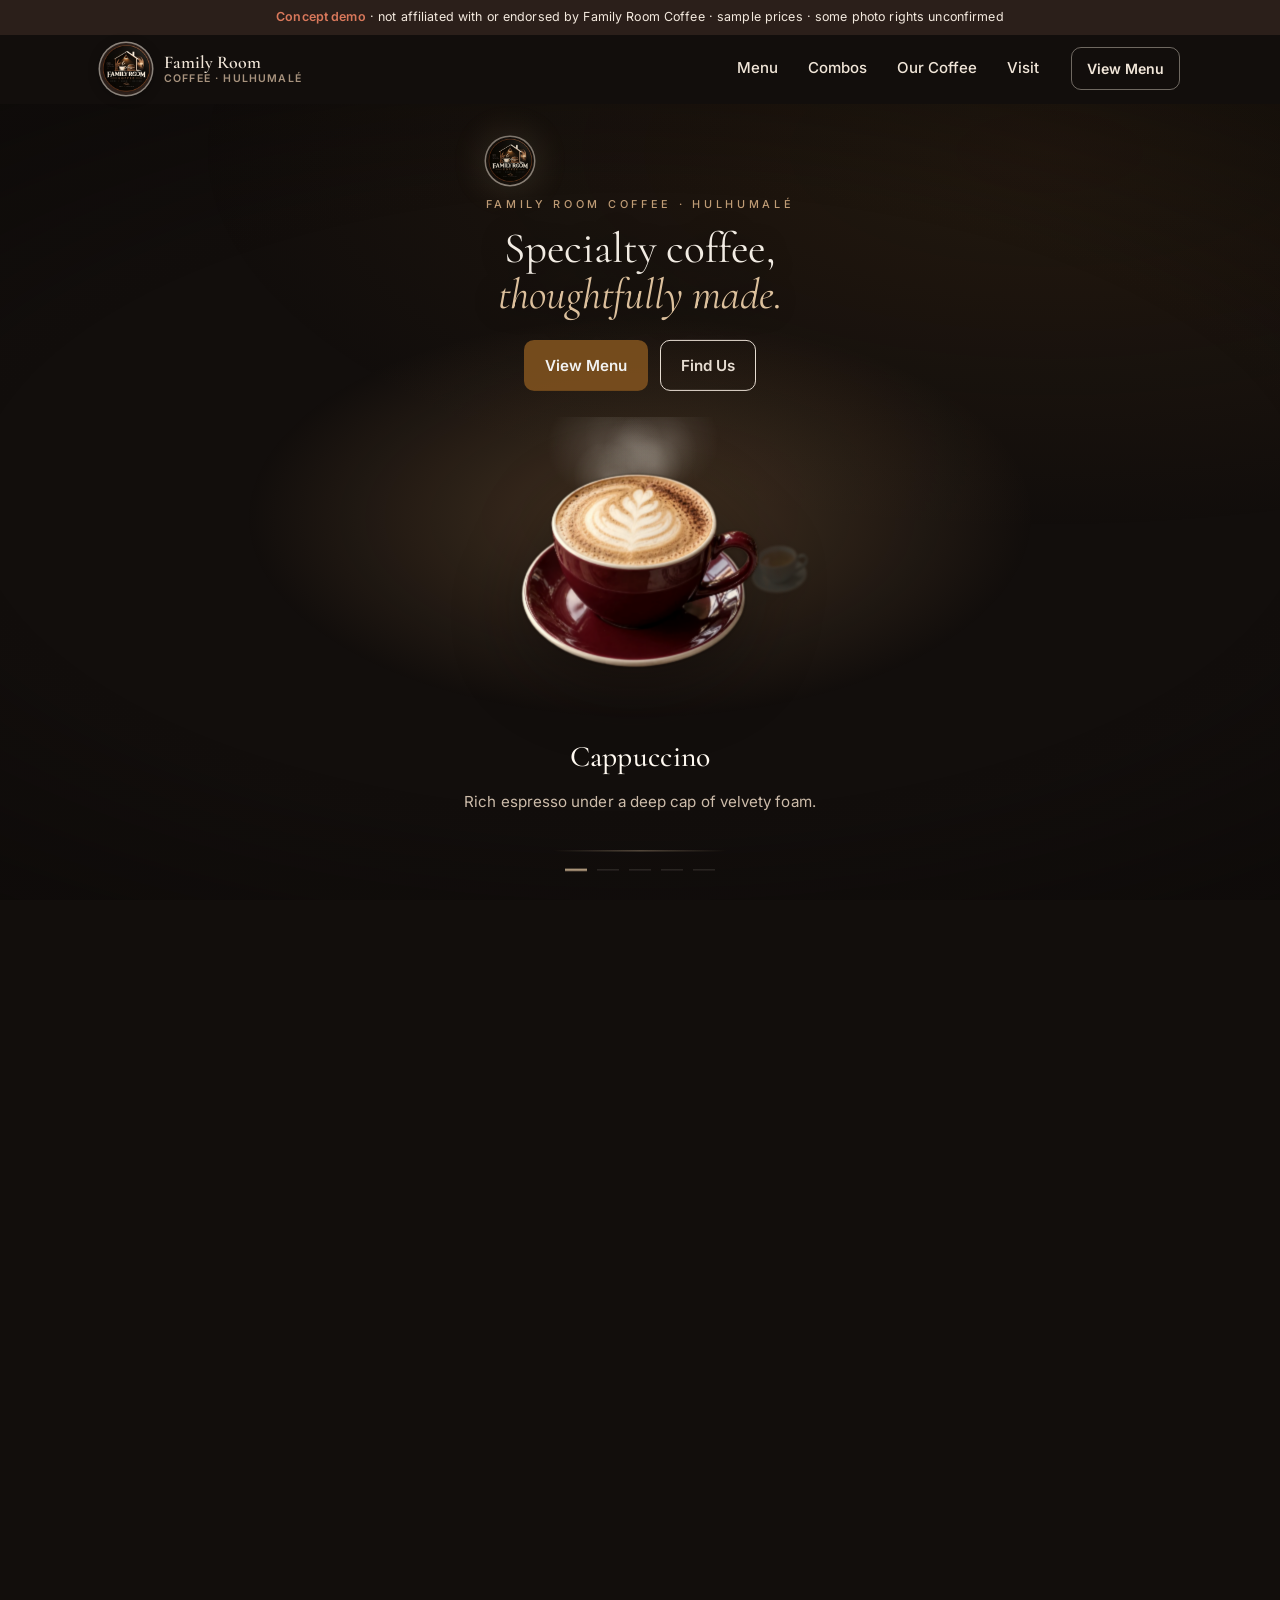
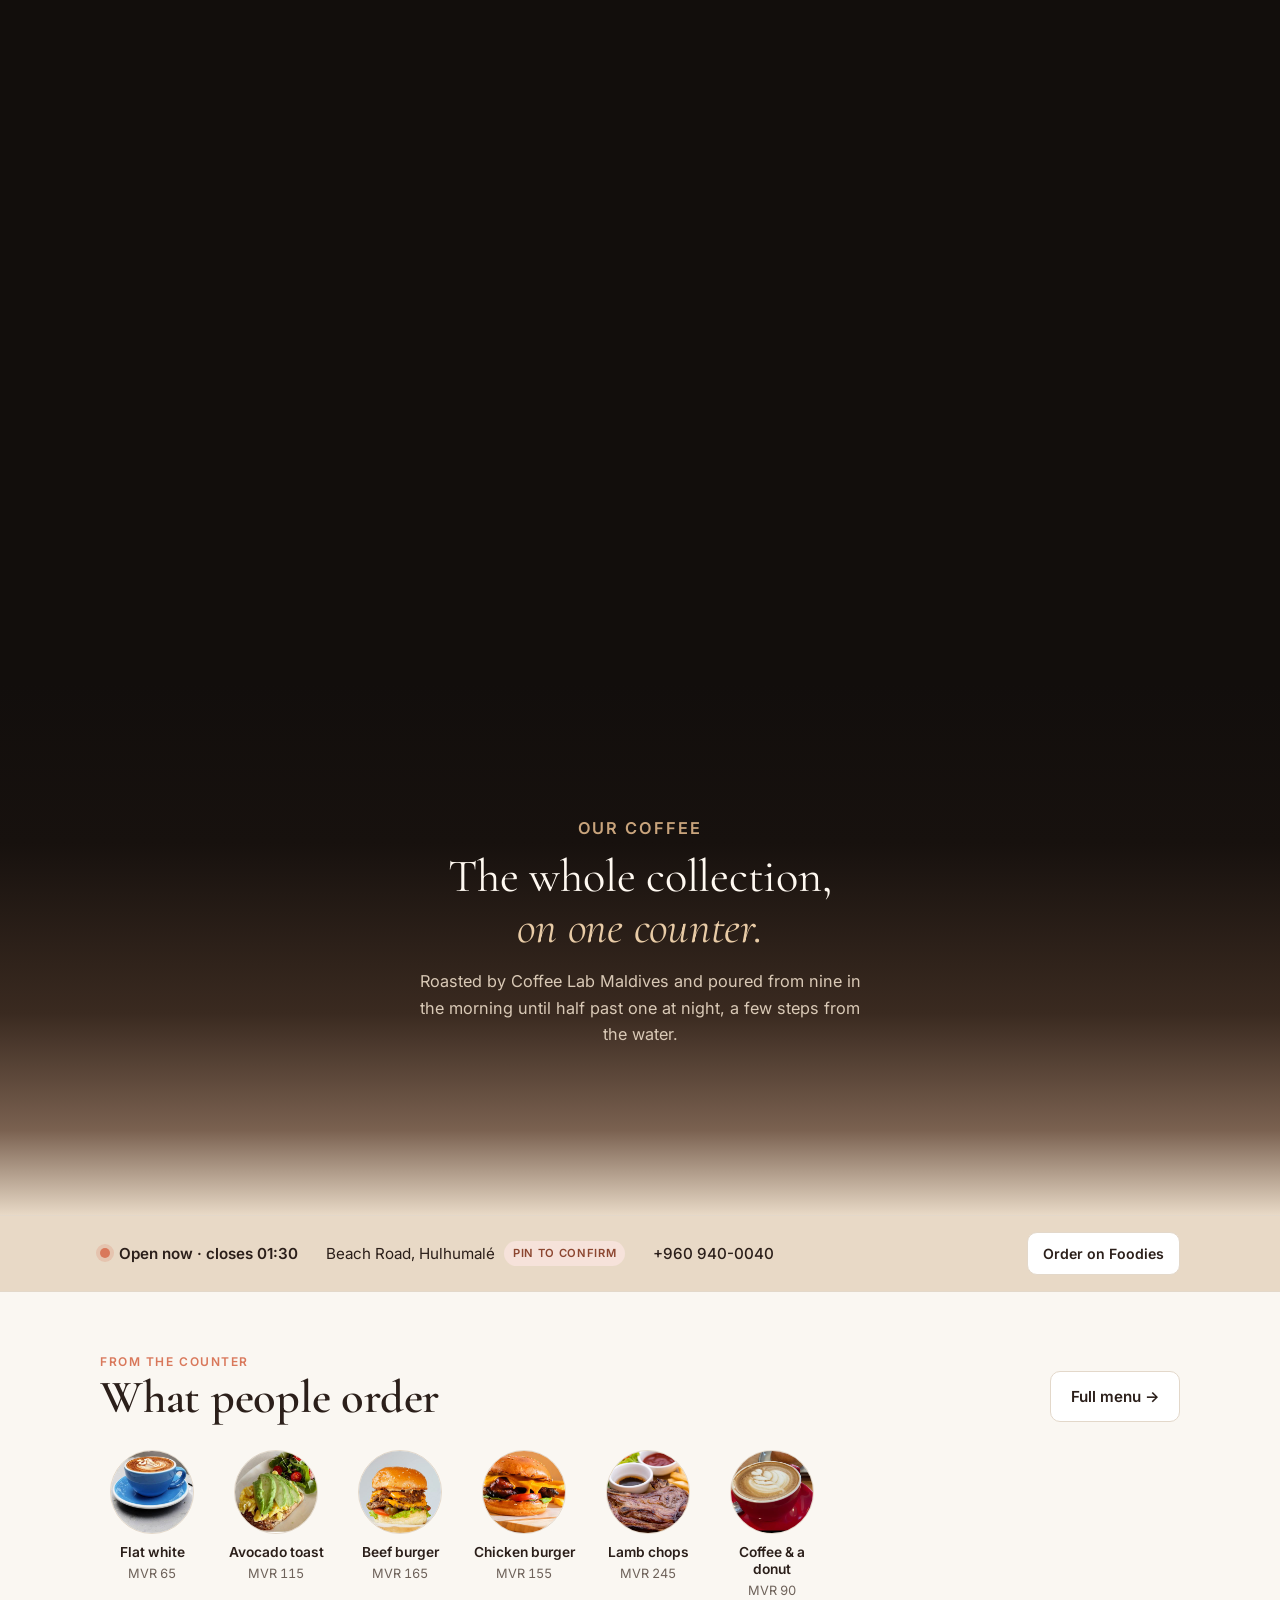
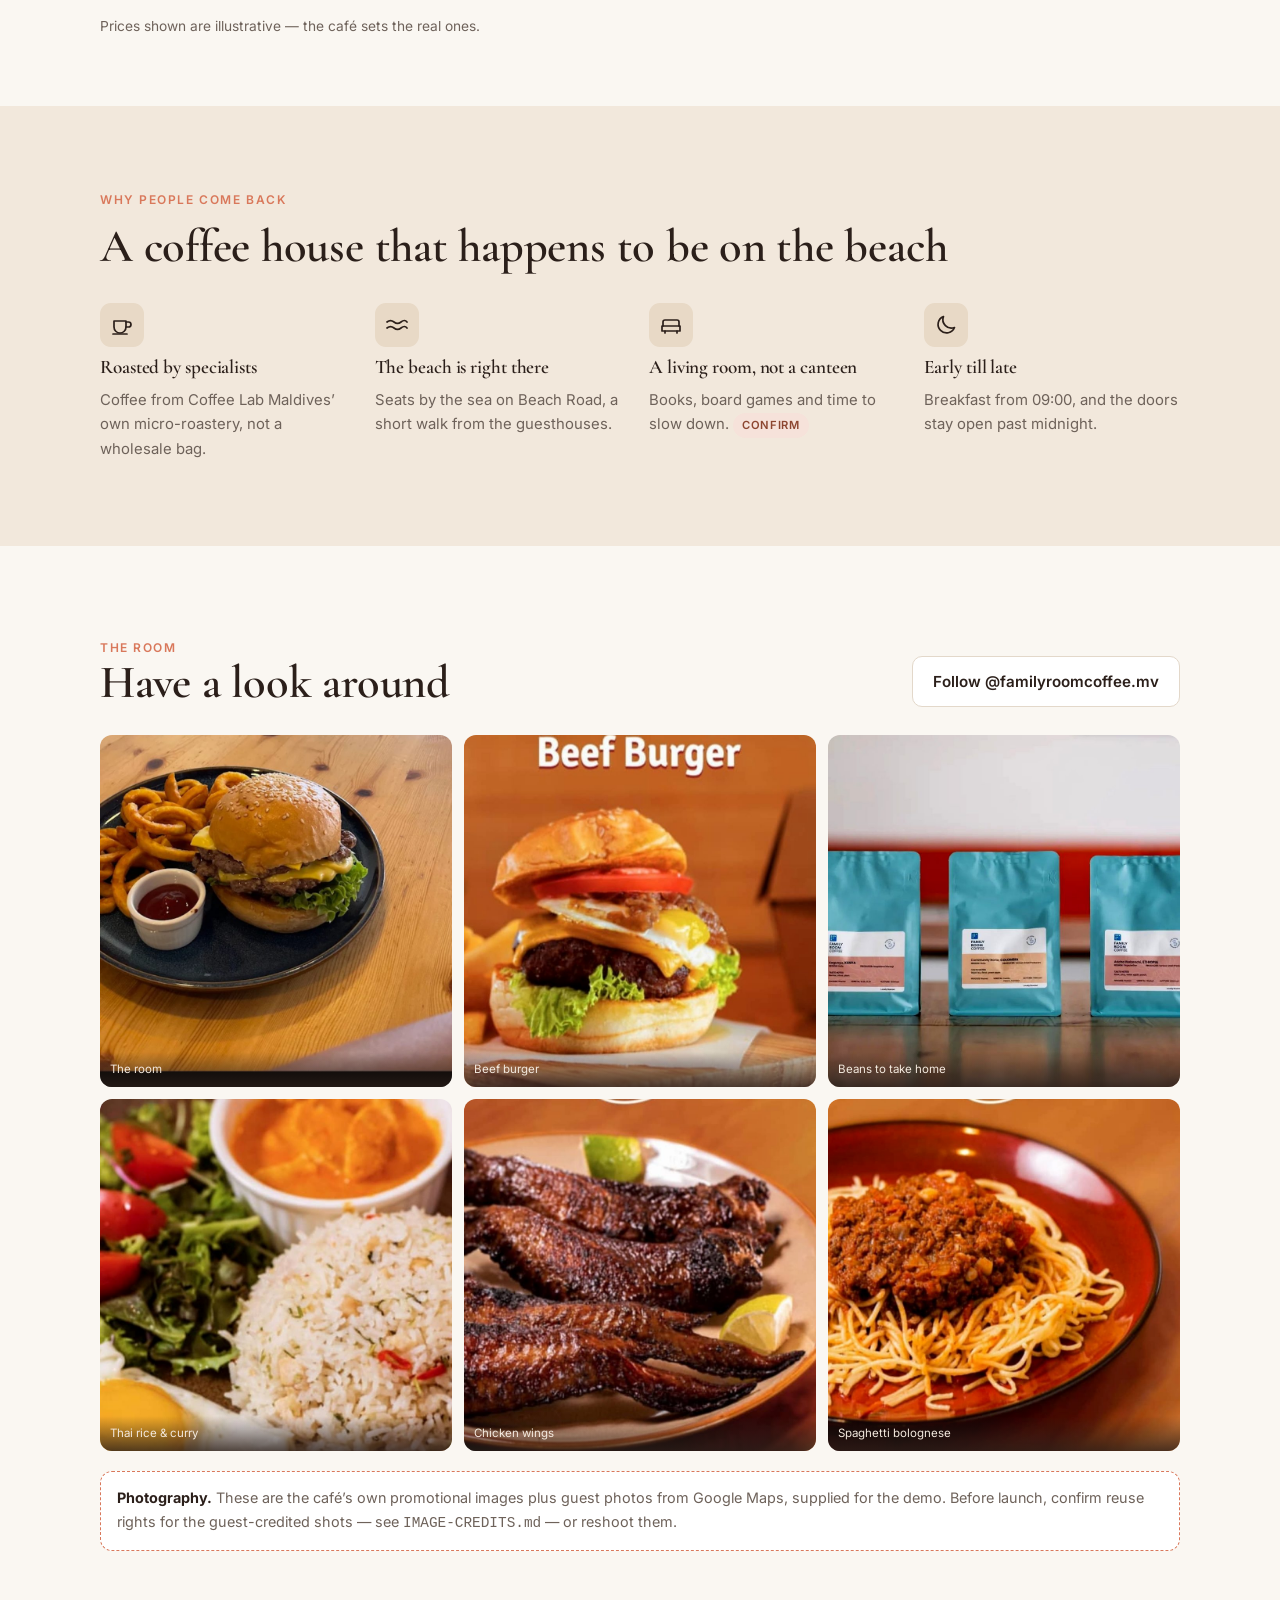
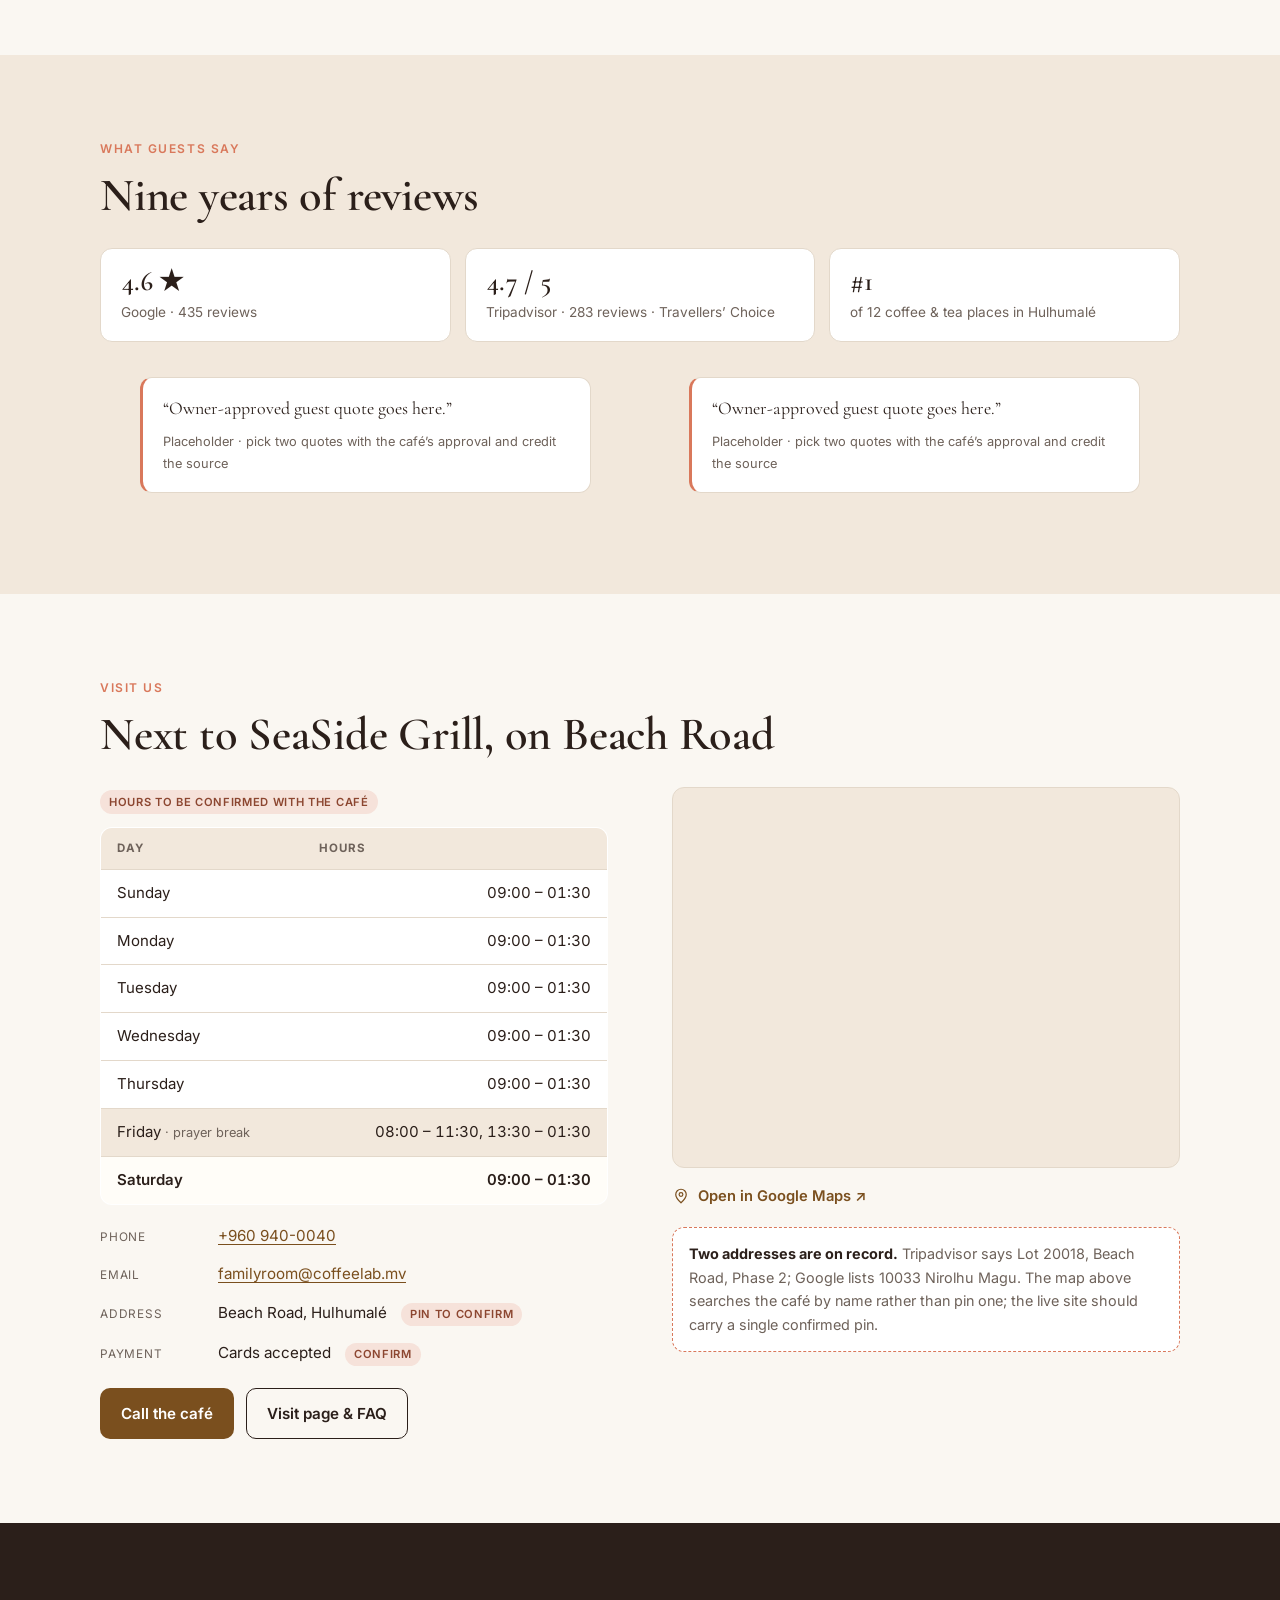
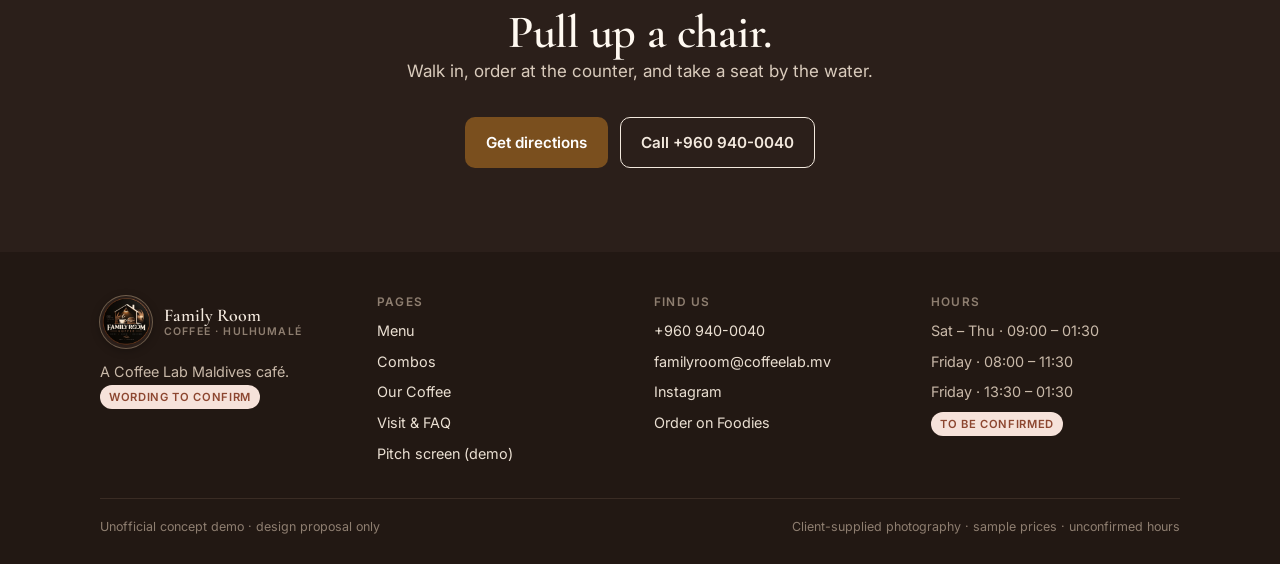
<file: index.html>
<!doctype html>
<html lang="en">
<head>
<meta charset="utf-8">
<meta name="viewport" content="width=device-width,initial-scale=1,viewport-fit=cover">
<title>Family Room Coffee | Beachfront Specialty Café, Hulhumalé</title>
<meta name="description" content="Specialty coffee, all-day breakfast, burgers and cakes on Hulhumalé's beach road. See the menu, opening hours and directions.">
<meta name="robots" content="noindex,nofollow">
<link rel="icon" href="assets/img/favicon-32.png" sizes="32x32" type="image/png">
<link rel="icon" href="assets/img/favicon-16.png" sizes="16x16" type="image/png">
<link rel="icon" href="assets/img/favicon.ico" sizes="any">
<link rel="apple-touch-icon" href="assets/img/apple-touch-icon.png">
<link rel="preconnect" href="https://fonts.googleapis.com">
<link rel="preconnect" href="https://fonts.gstatic.com" crossorigin>
<link rel="stylesheet" href="https://fonts.googleapis.com/css2?family=Cormorant+Garamond:wght@400;500;600;700&family=Inter:wght@400;500;600&display=swap">
<link rel="stylesheet" href="assets/css/site.css">
</head>
<body class="has-hero">

<div class="demo-bar">
  <b>Concept demo</b> · not affiliated with or endorsed by Family Room Coffee · sample prices · some photo rights unconfirmed
</div>

<header class="site-head">
  <div class="wrap head-in">
    <a class="brand" href="index.html">
      <img class="mark" src="assets/img/logo.webp" width="256" height="256" alt="Family Room Coffee">
      <span class="name">Family Room<span class="sub">Coffee · Hulhumalé</span></span>
    </a>
    <button class="nav-toggle" type="button" aria-expanded="false" aria-controls="site-nav">Menu</button>
    <nav class="nav" id="site-nav" aria-label="Main">
      <a href="menu.html">Menu</a>
      <a href="combos.html">Combos</a>
      <a href="our-coffee.html">Our Coffee</a>
      <a href="visit.html">Visit</a>
      <a class="btn btn-primary btn-sm" href="menu.html">View Menu</a>
    </nav>
    <a class="btn btn-primary btn-sm" href="menu.html">View Menu</a>
  </div>
</header>

<main>

<!-- 1 · Hero · scroll-driven orbit of the drinks we pour -->
<section class="orb" data-orb>
  <div class="orb-track">
    <div class="orb-stage">
      <span class="orb-glow" aria-hidden="true"></span>

      <div class="orb-copy">
        <img class="orb-logo" src="assets/img/logo.webp" width="256" height="256" alt="Family Room Coffee">
        <p class="orb-brand">Family Room Coffee · Hulhumalé</p>
        <h1>Specialty coffee,<br><em>thoughtfully made.</em></h1>
        <div class="orb-cta">
          <a class="btn btn-primary" href="menu.html">View Menu</a>
          <a class="btn btn-outline" href="visit.html">Find Us</a>
        </div>
      </div>

      <div class="orb-scene" data-orb-scene aria-label="The drinks we pour">
        <canvas class="orb-steam" aria-hidden="true"></canvas>
      </div>

      <div class="orb-readout">
        <p class="orb-name" data-orb-name aria-live="polite">Cappuccino</p>
        <p class="orb-desc" data-orb-desc>Rich espresso under a deep cap of velvety foam.</p>
        <div class="orb-rule" aria-hidden="true"></div>
        <ol class="orb-dots" aria-hidden="true">
          <li class="orb-dot is-on"></li><li class="orb-dot"></li><li class="orb-dot"></li><li class="orb-dot"></li><li class="orb-dot"></li>
        </ol>
        <p class="orb-cue">Scroll</p>
      </div>

      <span class="orb-vig" aria-hidden="true"></span>
    </div>
  </div>
</section>

<!-- 2 · Bridge · the scene releases into the collection -->
<section class="bridge">
  <div class="bridge-in">
    <p class="eyebrow">Our coffee</p>
    <h2>The whole collection,<br><em>on one counter.</em></h2>
    <p>Roasted by Coffee Lab Maldives and poured from nine in the morning until
      half past one at night, a few steps from the water.</p>
  </div>
</section>

<!-- 3 · Today strip -->
<div class="today">
  <div class="wrap today-in">
    <span class="today-item">
      <span class="dot" data-open-dot aria-hidden="true"></span>
      <span class="status-text" data-open-text>Checking today’s hours…</span>
    </span>
    <span class="today-item">Beach Road, Hulhumalé <span class="tag tag-tbc">pin to confirm</span></span>
    <span class="today-item"><a href="tel:+9609400040">+960 940-0040</a></span>
    <a class="btn btn-ghost btn-sm" href="https://on.foodies.mv/restaurant/93" target="_blank" rel="noopener">Order on Foodies</a>
  </div>
</div>

<!-- 4 · From the counter -- a one-row taste of the menu, not the whole menu
     again: the full detail (description, every dish) lives on menu.html, one
     click away, so this stays a teaser rather than a second copy of it. -->
<section class="taster">
  <div class="wrap">
    <div class="section-head">
      <div>
        <p class="eyebrow">From the counter</p>
        <h2>What people order</h2>
      </div>
      <a class="btn btn-ghost" href="menu.html">Full menu →</a>
    </div>

    <ul class="taster-row">
      <li><img src="assets/photos/latte-blue-thumb.jpg" alt="Flat white at Family Room Coffee" width="320" height="320" loading="lazy"><b>Flat white</b><span>MVR 65</span></li>
      <li><img src="assets/photos/avocado-toast-thumb.jpg" alt="Avocado toast and eggs at Family Room Coffee" width="320" height="320" loading="lazy"><b>Avocado toast</b><span>MVR 115</span></li>
      <li><img src="assets/photos/beef-burger-thumb.jpg" alt="Beef burger at Family Room Coffee" width="320" height="320" loading="lazy"><b>Beef burger</b><span>MVR 165</span></li>
      <li><img src="assets/photos/chicken-burger-thumb.jpg" alt="Grilled chicken burger at Family Room Coffee" width="320" height="320" loading="lazy"><b>Chicken burger</b><span>MVR 155</span></li>
      <li><img src="assets/photos/lamb-chops-thumb.jpg" alt="Australian lamb chops at Family Room Coffee" width="320" height="320" loading="lazy"><b>Lamb chops</b><span>MVR 245</span></li>
      <li><img src="assets/photos/latte-donut-thumb.jpg" alt="Coffee and a donut at Family Room Coffee" width="320" height="320" loading="lazy"><b>Coffee &amp; a donut</b><span>MVR 90</span></li>
    </ul>
    <p class="lede" style="margin-top:14px;font-size:.86rem">Prices shown are illustrative — the café sets the real ones.</p>
  </div>
</section>

<!-- 5 · Why people come back -->
<section class="band">
  <div class="wrap">
    <p class="eyebrow">Why people come back</p>
    <h2>A coffee house that happens to be on the beach</h2>
    <div class="grid grid-4" style="margin-top:32px">
      <div class="reason">
        <span class="ico" aria-hidden="true"><svg viewBox="0 0 24 24" fill="none" stroke="currentColor" stroke-width="1.7" stroke-linecap="round" stroke-linejoin="round"><path d="M4 8h12v6a6 6 0 0 1-12 0V8Z"/><path d="M16 9h2.5a2.5 2.5 0 0 1 0 5H16"/><path d="M3 21h14"/></svg></span>
        <h3>Roasted by specialists</h3>
        <p>Coffee from Coffee Lab Maldives’ own micro-roastery, not a wholesale bag.</p>
      </div>
      <div class="reason">
        <span class="ico" aria-hidden="true"><svg viewBox="0 0 24 24" fill="none" stroke="currentColor" stroke-width="1.7" stroke-linecap="round" stroke-linejoin="round"><path d="M2 9c2.5-2 4.5-2 7 0s4.5 2 7 0 4.5-2 6 0"/><path d="M2 15c2.5-2 4.5-2 7 0s4.5 2 7 0 4.5-2 6 0"/></svg></span>
        <h3>The beach is right there</h3>
        <p>Seats by the sea on Beach Road, a short walk from the guesthouses.</p>
      </div>
      <div class="reason">
        <span class="ico" aria-hidden="true"><svg viewBox="0 0 24 24" fill="none" stroke="currentColor" stroke-width="1.7" stroke-linecap="round" stroke-linejoin="round"><path d="M4 13V9a2 2 0 0 1 2-2h12a2 2 0 0 1 2 2v4"/><path d="M3 13h18v5H3z"/><path d="M6 18v2"/><path d="M18 18v2"/></svg></span>
        <h3>A living room, not a canteen</h3>
        <p>Books, board games and time to slow down. <span class="tag tag-tbc">confirm</span></p>
      </div>
      <div class="reason">
        <span class="ico" aria-hidden="true"><svg viewBox="0 0 24 24" fill="none" stroke="currentColor" stroke-width="1.7" stroke-linecap="round" stroke-linejoin="round"><path d="M20.5 14.5A8.5 8.5 0 0 1 9.5 3.5a8.5 8.5 0 1 0 11 11Z"/></svg></span>
        <h3>Early till late</h3>
        <p>Breakfast from 09:00, and the doors stay open past midnight.</p>
      </div>
    </div>
  </div>
</section>

<!-- 5 · The room -->
<section>
  <div class="wrap">
    <div class="section-head">
      <div>
        <p class="eyebrow">The room</p>
        <h2>Have a look around</h2>
      </div>
      <a class="btn btn-ghost" href="https://www.instagram.com/familyroomcoffee.mv/" target="_blank" rel="noopener">Follow @familyroomcoffee.mv</a>
    </div>
    <div class="gallery">
      <figure><img src="assets/photos/room-tile.jpg" alt="Inside the café, Hulhumalé" width="900" height="900" loading="lazy"><figcaption>The room</figcaption></figure>
      <figure><img src="assets/photos/beef-burger-ad-tile.jpg" alt="Beef burger with fries" width="900" height="900" loading="lazy"><figcaption>Beef burger</figcaption></figure>
      <figure><img src="assets/photos/beans-tile.jpg" alt="Kenya · Colombia · Ethiopia" width="900" height="900" loading="lazy"><figcaption>Beans to take home</figcaption></figure>
      <figure><img src="assets/photos/thai-curry-tile.jpg" alt="Thai rice and curry" width="900" height="900" loading="lazy"><figcaption>Thai rice &amp; curry</figcaption></figure>
      <figure><img src="assets/photos/chicken-wings-tile.jpg" alt="Chargrilled chicken wings" width="900" height="900" loading="lazy"><figcaption>Chicken wings</figcaption></figure>
      <figure><img src="assets/photos/bolognese-tile.jpg" alt="Spaghetti bolognese" width="900" height="900" loading="lazy"><figcaption>Spaghetti bolognese</figcaption></figure>
    </div>
    <p class="note"><b>Photography.</b> These are the café’s own promotional images plus guest photos from Google Maps, supplied for the demo. Before launch, confirm reuse rights for the guest-credited shots — see <code>IMAGE-CREDITS.md</code> — or reshoot them.</p>
  </div>
</section>

<!-- 6 · What guests say -->
<section class="band">
  <div class="wrap">
    <p class="eyebrow">What guests say</p>
    <h2>Nine years of reviews</h2>
    <div class="badges" style="margin-top:28px">
      <a class="badge" href="https://www.google.com/maps/search/?api=1&amp;query=Family+Room+Coffee+Hulhumale" target="_blank" rel="noopener">
        <b class="tabnum">4.6 ★</b><span>Google · 435 reviews</span>
      </a>
      <a class="badge" href="https://www.tripadvisor.com/Restaurant_Review-g1938013-d7391060-Reviews-Family_Room_Coffee-Hulhumale.html" target="_blank" rel="noopener">
        <b class="tabnum">4.7 / 5</b><span>Tripadvisor · 283 reviews · Travellers’ Choice</span>
      </a>
      <a class="badge" href="https://www.tripadvisor.com/Restaurants-g1938013-zfg9900-Hulhumale.html" target="_blank" rel="noopener">
        <b>#1</b><span>of 12 coffee &amp; tea places in Hulhumalé</span>
      </a>
    </div>
    <div class="grid grid-2" style="margin-top:18px">
      <blockquote class="quote">
        <p>“Owner-approved guest quote goes here.”</p>
        <footer>Placeholder · pick two quotes with the café’s approval and credit the source</footer>
      </blockquote>
      <blockquote class="quote">
        <p>“Owner-approved guest quote goes here.”</p>
        <footer>Placeholder · pick two quotes with the café’s approval and credit the source</footer>
      </blockquote>
    </div>
  </div>
</section>

<!-- 7 · Visit us -->
<section id="visit">
  <div class="wrap">
    <p class="eyebrow">Visit us</p>
    <h2>Next to SeaSide Grill, on Beach Road</h2>
    <div class="info-cols" style="margin-top:28px">
      <div>
        <p style="margin:0 0 12px"><span class="tag tag-tbc">Hours to be confirmed with the café</span></p>
        <table class="hours">
          <thead><tr><th scope="col">Day</th><th scope="col">Hours</th></tr></thead>
          <tbody>
            <tr data-day="0"><td>Sunday</td><td>09:00 – 01:30</td></tr>
            <tr data-day="1"><td>Monday</td><td>09:00 – 01:30</td></tr>
            <tr data-day="2"><td>Tuesday</td><td>09:00 – 01:30</td></tr>
            <tr data-day="3"><td>Wednesday</td><td>09:00 – 01:30</td></tr>
            <tr data-day="4"><td>Thursday</td><td>09:00 – 01:30</td></tr>
            <tr data-day="5" class="friday"><td>Friday</td><td>08:00 – 11:30, 13:30 – 01:30</td></tr>
            <tr data-day="6"><td>Saturday</td><td>09:00 – 01:30</td></tr>
          </tbody>
        </table>
        <ul class="contact-list" style="margin-top:20px">
          <li><span class="k">Phone</span><a href="tel:+9609400040">+960 940-0040</a></li>
          <li><span class="k">Email</span><a href="mailto:familyroom@coffeelab.mv">familyroom@coffeelab.mv</a></li>
          <li><span class="k">Address</span>Beach Road, Hulhumalé <span class="tag tag-tbc">pin to confirm</span></li>
          <li><span class="k">Payment</span>Cards accepted <span class="tag tag-tbc">confirm</span></li>
        </ul>
        <div class="hero-cta" style="margin-top:22px">
          <a class="btn btn-primary" href="tel:+9609400040">Call the café</a>
          <a class="btn btn-outline" href="visit.html">Visit page &amp; FAQ</a>
        </div>
      </div>
      <div>
        <div class="map-embed">
          <iframe src="https://www.google.com/maps?q=Family+Room+Coffee,+Hulhumale,+Maldives&amp;output=embed"
            title="Map showing Family Room Coffee, Hulhumalé" loading="lazy"
            referrerpolicy="no-referrer-when-downgrade"></iframe>
        </div>
        <a class="map-open" href="https://www.google.com/maps/search/?api=1&amp;query=Family+Room+Coffee+Hulhumale" target="_blank" rel="noopener">
          <svg viewBox="0 0 24 24" fill="none" stroke="currentColor" stroke-width="1.6" stroke-linecap="round" stroke-linejoin="round"><path d="M12 21s7-6.2 7-11a7 7 0 1 0-14 0c0 4.8 7 11 7 11Z"/><circle cx="12" cy="10" r="2.5"/></svg>
          Open in Google Maps ↗
        </a>
        <p class="note" style="margin-top:14px"><b>Two addresses are on record.</b> Tripadvisor says Lot 20018, Beach Road, Phase 2; Google lists 10033 Nirolhu Magu. The map above searches the café by name rather than pin one; the live site should carry a single confirmed pin.</p>
      </div>
    </div>
  </div>
</section>

<!-- 8 · Final CTA -->
<section class="final">
  <div class="wrap">
    <h2>Pull up a chair.</h2>
    <p>Walk in, order at the counter, and take a seat by the water.</p>
    <div class="hero-cta">
      <a class="btn btn-primary" href="https://www.google.com/maps/search/?api=1&amp;query=Family+Room+Coffee+Hulhumale" target="_blank" rel="noopener">Get directions</a>
      <a class="btn btn-outline" href="tel:+9609400040">Call +960 940-0040</a>
    </div>
  </div>
</section>

</main>

<footer class="site-foot">
  <div class="wrap">
    <div class="foot-grid">
      <div>
        <span class="brand"><img class="mark" src="assets/img/logo.webp" width="256" height="256" alt="Family Room Coffee"><span class="name">Family Room<span class="sub">Coffee · Hulhumalé</span></span></span>
        <p style="margin:0">A Coffee Lab Maldives café. <span class="tag tag-tbc">wording to confirm</span></p>
      </div>
      <div>
        <h4>Pages</h4>
        <ul>
          <li><a href="menu.html">Menu</a></li>
          <li><a href="combos.html">Combos</a></li>
          <li><a href="our-coffee.html">Our Coffee</a></li>
          <li><a href="visit.html">Visit &amp; FAQ</a></li>
          <li><a href="pitch.html">Pitch screen (demo)</a></li>
        </ul>
      </div>
      <div>
        <h4>Find us</h4>
        <ul>
          <li><a href="tel:+9609400040">+960 940-0040</a></li>
          <li><a href="mailto:familyroom@coffeelab.mv">familyroom@coffeelab.mv</a></li>
          <li><a href="https://www.instagram.com/familyroomcoffee.mv/" target="_blank" rel="noopener">Instagram</a></li>
          <li><a href="https://on.foodies.mv/restaurant/93" target="_blank" rel="noopener">Order on Foodies</a></li>
        </ul>
      </div>
      <div>
        <h4>Hours</h4>
        <ul>
          <li>Sat – Thu · 09:00 – 01:30</li>
          <li>Friday · 08:00 – 11:30</li>
          <li>Friday · 13:30 – 01:30</li>
          <li><span class="tag tag-tbc">to be confirmed</span></li>
        </ul>
      </div>
    </div>
    <div class="foot-base">
      <span>Unofficial concept demo · design proposal only</span>
      <span>Client-supplied photography · sample prices · unconfirmed hours</span>
    </div>
  </div>
</footer>

<nav class="action-bar" aria-label="Quick actions">
  <a href="menu.html"><svg viewBox="0 0 24 24" fill="none" stroke="currentColor" stroke-width="1.8" stroke-linecap="round"><path d="M4 6h16M4 12h16M4 18h10"/></svg>Menu</a>
  <a href="https://www.google.com/maps/search/?api=1&amp;query=Family+Room+Coffee+Hulhumale" target="_blank" rel="noopener"><svg viewBox="0 0 24 24" fill="none" stroke="currentColor" stroke-width="1.8" stroke-linecap="round" stroke-linejoin="round"><path d="M12 21s7-6.2 7-11a7 7 0 1 0-14 0c0 4.8 7 11 7 11Z"/><circle cx="12" cy="10" r="2.5"/></svg>Directions</a>
  <a href="tel:+9609400040"><svg viewBox="0 0 24 24" fill="none" stroke="currentColor" stroke-width="1.8" stroke-linecap="round" stroke-linejoin="round"><path d="M5 3h3l2 5-2.5 1.5a11 11 0 0 0 5 5L14 12l5 2v3a2 2 0 0 1-2.2 2A16 16 0 0 1 3 5.2 2 2 0 0 1 5 3Z"/></svg>Call</a>
</nav>

<script src="assets/js/hero.js" defer></script>
<script src="assets/js/site.js" defer></script>
</body>
</html>
</file>
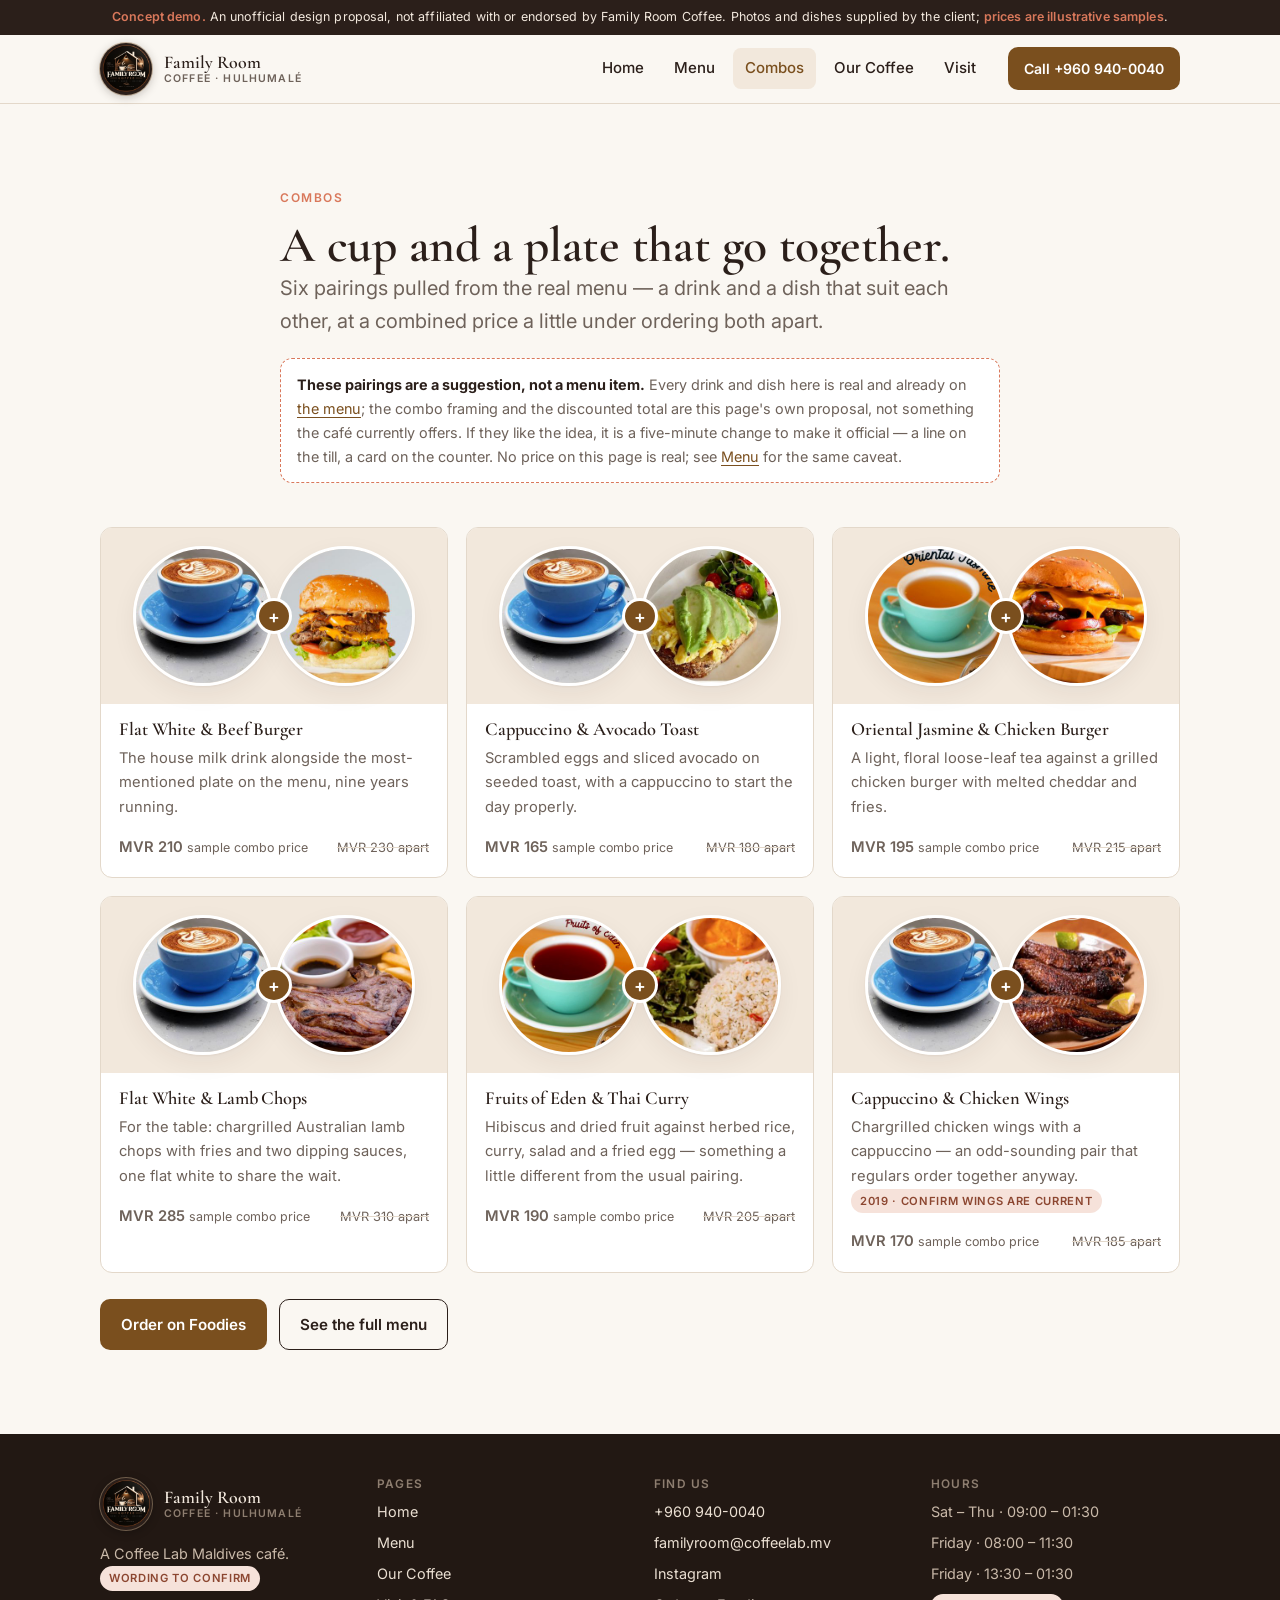
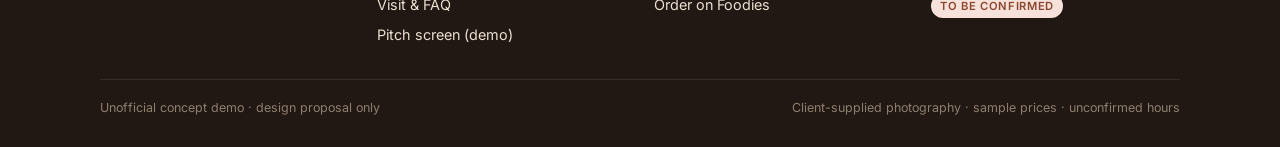
<file: combos.html>
<!doctype html>
<html lang="en">
<head>
<meta charset="utf-8">
<meta name="viewport" content="width=device-width,initial-scale=1,viewport-fit=cover">
<title>Combos | Family Room Coffee, Hulhumalé</title>
<meta name="description" content="Coffee-and-food pairings at Family Room Coffee on Hulhumalé beach road — a cup and a plate that go together, suggested from the real menu.">
<meta name="robots" content="noindex,nofollow">
<link rel="icon" href="assets/img/favicon-32.png" sizes="32x32" type="image/png">
<link rel="icon" href="assets/img/favicon-16.png" sizes="16x16" type="image/png">
<link rel="icon" href="assets/img/favicon.ico" sizes="any">
<link rel="apple-touch-icon" href="assets/img/apple-touch-icon.png">
<link rel="preconnect" href="https://fonts.googleapis.com">
<link rel="preconnect" href="https://fonts.gstatic.com" crossorigin>
<link rel="stylesheet" href="https://fonts.googleapis.com/css2?family=Cormorant+Garamond:wght@400;500;600;700&family=Inter:wght@400;500;600&display=swap">
<link rel="stylesheet" href="assets/css/site.css">
</head>
<body>

<div class="demo-bar">
  <b>Concept demo.</b> An unofficial design proposal, not affiliated with or endorsed by Family Room Coffee.
  Photos and dishes supplied by the client; <b>prices are illustrative samples</b>.
</div>

<header class="site-head">
  <div class="wrap head-in">
    <a class="brand" href="index.html">
      <img class="mark" src="assets/img/logo.webp" width="256" height="256" alt="Family Room Coffee">
      <span class="name">Family Room<span class="sub">Coffee · Hulhumalé</span></span>
    </a>
    <button class="nav-toggle" type="button" aria-expanded="false" aria-controls="site-nav">Menu</button>
    <nav class="nav" id="site-nav" aria-label="Main">
      <a href="index.html">Home</a>
      <a href="menu.html">Menu</a>
      <a href="combos.html" aria-current="page">Combos</a>
      <a href="our-coffee.html">Our Coffee</a>
      <a href="visit.html">Visit</a>
      <a class="btn btn-primary btn-sm" href="tel:+9609400040">Call</a>
    </nav>
    <a class="btn btn-primary btn-sm" href="tel:+9609400040">Call +960 940-0040</a>
  </div>
</header>

<main>

<section style="padding-bottom:24px">
  <div class="wrap narrow">
    <p class="eyebrow">Combos</p>
    <h1 style="font-size:clamp(2rem,5vw,3.1rem)">A cup and a plate that go together.</h1>
    <p class="lede">Six pairings pulled from the real menu — a drink and a dish that suit each other, at a
      combined price a little under ordering both apart.</p>
    <p class="note"><b>These pairings are a suggestion, not a menu item.</b> Every drink and dish here is real
      and already on <a href="menu.html">the menu</a>; the combo framing and the discounted total are this
      page's own proposal, not something the café currently offers. If they like the idea, it is a five-minute
      change to make it official — a line on the till, a card on the counter. No price on this page is real;
      see <a href="menu.html">Menu</a> for the same caveat.</p>
  </div>
</section>

<section style="padding-top:0">
  <div class="wrap">
    <div class="grid grid-3 combo-grid">

      <article class="combo-card">
        <div class="combo-figs">
          <img src="assets/photos/latte-blue-thumb.jpg" alt="Flat white" width="320" height="320" loading="lazy">
          <span class="combo-plus" aria-hidden="true">+</span>
          <img src="assets/photos/beef-burger-thumb.jpg" alt="Beef burger" width="320" height="320" loading="lazy">
        </div>
        <div class="card-body">
          <h3>Flat White &amp; Beef Burger</h3>
          <p>The house milk drink alongside the most-mentioned plate on the menu, nine years running.</p>
          <p class="price">
            <span>MVR 210 <span class="tbc">sample combo price</span></span>
            <span class="combo-was">MVR 230 apart</span>
          </p>
        </div>
      </article>

      <article class="combo-card">
        <div class="combo-figs">
          <img src="assets/photos/latte-blue-thumb.jpg" alt="Cappuccino" width="320" height="320" loading="lazy">
          <span class="combo-plus" aria-hidden="true">+</span>
          <img src="assets/photos/avocado-toast-thumb.jpg" alt="Avocado toast and scrambled eggs" width="320" height="320" loading="lazy">
        </div>
        <div class="card-body">
          <h3>Cappuccino &amp; Avocado Toast</h3>
          <p>Scrambled eggs and sliced avocado on seeded toast, with a cappuccino to start the day properly.</p>
          <p class="price">
            <span>MVR 165 <span class="tbc">sample combo price</span></span>
            <span class="combo-was">MVR 180 apart</span>
          </p>
        </div>
      </article>

      <article class="combo-card">
        <div class="combo-figs">
          <img src="assets/photos/tea-jasmine-thumb.jpg" alt="Oriental Jasmine tea" width="320" height="320" loading="lazy">
          <span class="combo-plus" aria-hidden="true">+</span>
          <img src="assets/photos/chicken-burger-thumb.jpg" alt="Grilled chicken burger" width="320" height="320" loading="lazy">
        </div>
        <div class="card-body">
          <h3>Oriental Jasmine &amp; Chicken Burger</h3>
          <p>A light, floral loose-leaf tea against a grilled chicken burger with melted cheddar and fries.</p>
          <p class="price">
            <span>MVR 195 <span class="tbc">sample combo price</span></span>
            <span class="combo-was">MVR 215 apart</span>
          </p>
        </div>
      </article>

      <article class="combo-card">
        <div class="combo-figs">
          <img src="assets/photos/latte-blue-thumb.jpg" alt="Flat white" width="320" height="320" loading="lazy">
          <span class="combo-plus" aria-hidden="true">+</span>
          <img src="assets/photos/lamb-chops-thumb.jpg" alt="Chargrilled Australian lamb chops" width="320" height="320" loading="lazy">
        </div>
        <div class="card-body">
          <h3>Flat White &amp; Lamb Chops</h3>
          <p>For the table: chargrilled Australian lamb chops with fries and two dipping sauces, one flat white
            to share the wait.</p>
          <p class="price">
            <span>MVR 285 <span class="tbc">sample combo price</span></span>
            <span class="combo-was">MVR 310 apart</span>
          </p>
        </div>
      </article>

      <article class="combo-card">
        <div class="combo-figs">
          <img src="assets/photos/tea-fruits-thumb.jpg" alt="Fruits of Eden tea" width="320" height="320" loading="lazy">
          <span class="combo-plus" aria-hidden="true">+</span>
          <img src="assets/photos/thai-curry-thumb.jpg" alt="Thai rice and curry" width="320" height="320" loading="lazy">
        </div>
        <div class="card-body">
          <h3>Fruits of Eden &amp; Thai Curry</h3>
          <p>Hibiscus and dried fruit against herbed rice, curry, salad and a fried egg — something a little
            different from the usual pairing.</p>
          <p class="price">
            <span>MVR 190 <span class="tbc">sample combo price</span></span>
            <span class="combo-was">MVR 205 apart</span>
          </p>
        </div>
      </article>

      <article class="combo-card">
        <div class="combo-figs">
          <img src="assets/photos/latte-blue-thumb.jpg" alt="Cappuccino" width="320" height="320" loading="lazy">
          <span class="combo-plus" aria-hidden="true">+</span>
          <img src="assets/photos/chicken-wings-thumb.jpg" alt="Chargrilled chicken wings" width="320" height="320" loading="lazy">
        </div>
        <div class="card-body">
          <h3>Cappuccino &amp; Chicken Wings</h3>
          <p>Chargrilled chicken wings with a cappuccino — an odd-sounding pair that regulars order together
            anyway. <span class="tag tag-tbc">2019 · confirm wings are current</span></p>
          <p class="price">
            <span>MVR 170 <span class="tbc">sample combo price</span></span>
            <span class="combo-was">MVR 185 apart</span>
          </p>
        </div>
      </article>

    </div>

    <div class="hero-cta" style="margin-top:26px">
      <a class="btn btn-primary" href="https://on.foodies.mv/restaurant/93" target="_blank" rel="noopener">Order on Foodies</a>
      <a class="btn btn-outline" href="menu.html">See the full menu</a>
    </div>
  </div>
</section>

</main>

<footer class="site-foot">
  <div class="wrap">
    <div class="foot-grid">
      <div>
        <span class="brand"><img class="mark" src="assets/img/logo.webp" width="256" height="256" alt="Family Room Coffee"><span class="name">Family Room<span class="sub">Coffee · Hulhumalé</span></span></span>
        <p style="margin:0">A Coffee Lab Maldives café. <span class="tag tag-tbc">wording to confirm</span></p>
      </div>
      <div>
        <h4>Pages</h4>
        <ul>
          <li><a href="index.html">Home</a></li>
          <li><a href="menu.html">Menu</a></li>
          <li><a href="our-coffee.html">Our Coffee</a></li>
          <li><a href="visit.html">Visit &amp; FAQ</a></li>
          <li><a href="pitch.html">Pitch screen (demo)</a></li>
        </ul>
      </div>
      <div>
        <h4>Find us</h4>
        <ul>
          <li><a href="tel:+9609400040">+960 940-0040</a></li>
          <li><a href="mailto:familyroom@coffeelab.mv">familyroom@coffeelab.mv</a></li>
          <li><a href="https://www.instagram.com/familyroomcoffee.mv/" target="_blank" rel="noopener">Instagram</a></li>
          <li><a href="https://on.foodies.mv/restaurant/93" target="_blank" rel="noopener">Order on Foodies</a></li>
        </ul>
      </div>
      <div>
        <h4>Hours</h4>
        <ul>
          <li>Sat – Thu · 09:00 – 01:30</li>
          <li>Friday · 08:00 – 11:30</li>
          <li>Friday · 13:30 – 01:30</li>
          <li><span class="tag tag-tbc">to be confirmed</span></li>
        </ul>
      </div>
    </div>
    <div class="foot-base">
      <span>Unofficial concept demo · design proposal only</span>
      <span>Client-supplied photography · sample prices · unconfirmed hours</span>
    </div>
  </div>
</footer>

<nav class="action-bar" aria-label="Quick actions">
  <a href="menu.html"><svg viewBox="0 0 24 24" fill="none" stroke="currentColor" stroke-width="1.8" stroke-linecap="round"><path d="M4 6h16M4 12h16M4 18h10"/></svg>Menu</a>
  <a href="https://www.google.com/maps/search/?api=1&amp;query=Family+Room+Coffee+Hulhumale" target="_blank" rel="noopener"><svg viewBox="0 0 24 24" fill="none" stroke="currentColor" stroke-width="1.8" stroke-linecap="round" stroke-linejoin="round"><path d="M12 21s7-6.2 7-11a7 7 0 1 0-14 0c0 4.8 7 11 7 11Z"/><circle cx="12" cy="10" r="2.5"/></svg>Directions</a>
  <a href="tel:+9609400040"><svg viewBox="0 0 24 24" fill="none" stroke="currentColor" stroke-width="1.8" stroke-linecap="round" stroke-linejoin="round"><path d="M5 3h3l2 5-2.5 1.5a11 11 0 0 0 5 5L14 12l5 2v3a2 2 0 0 1-2.2 2A16 16 0 0 1 3 5.2 2 2 0 0 1 5 3Z"/></svg>Call</a>
</nav>

<script src="assets/js/site.js" defer></script>
</body>
</html>
</file>
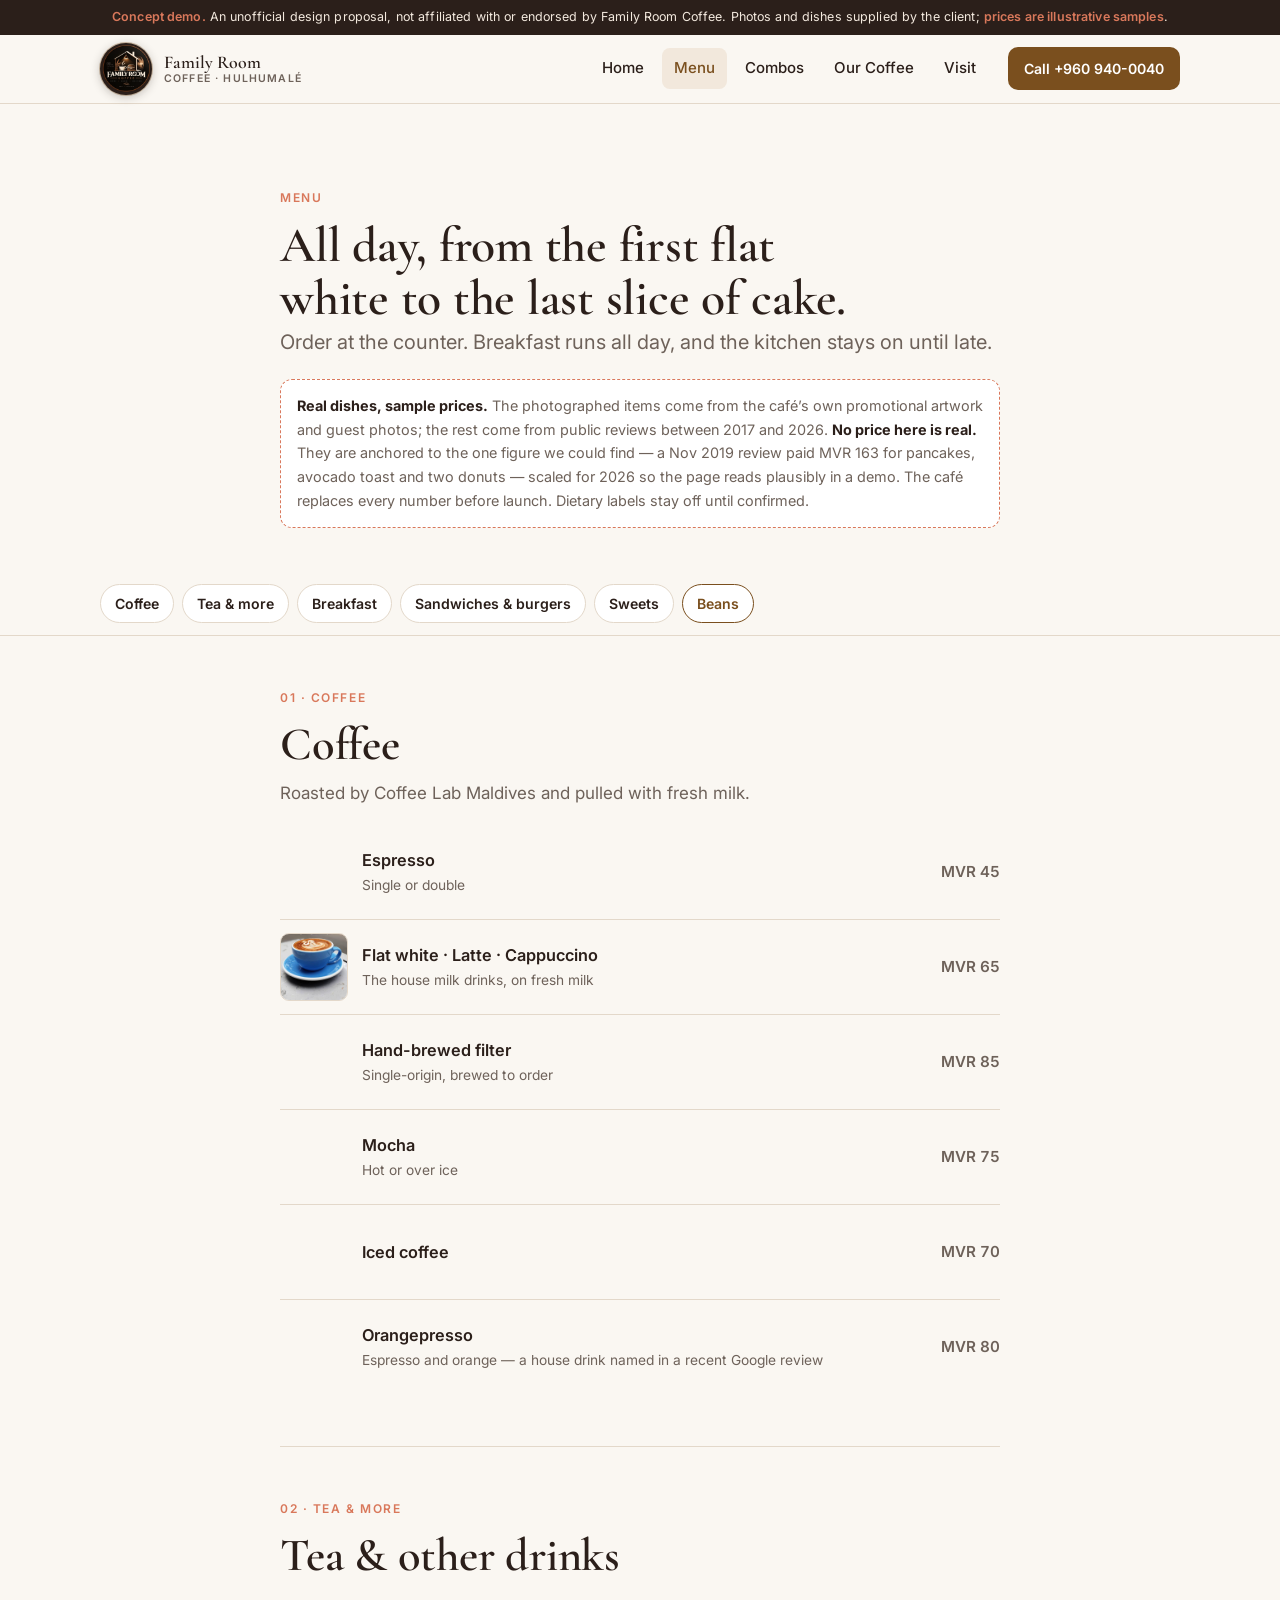
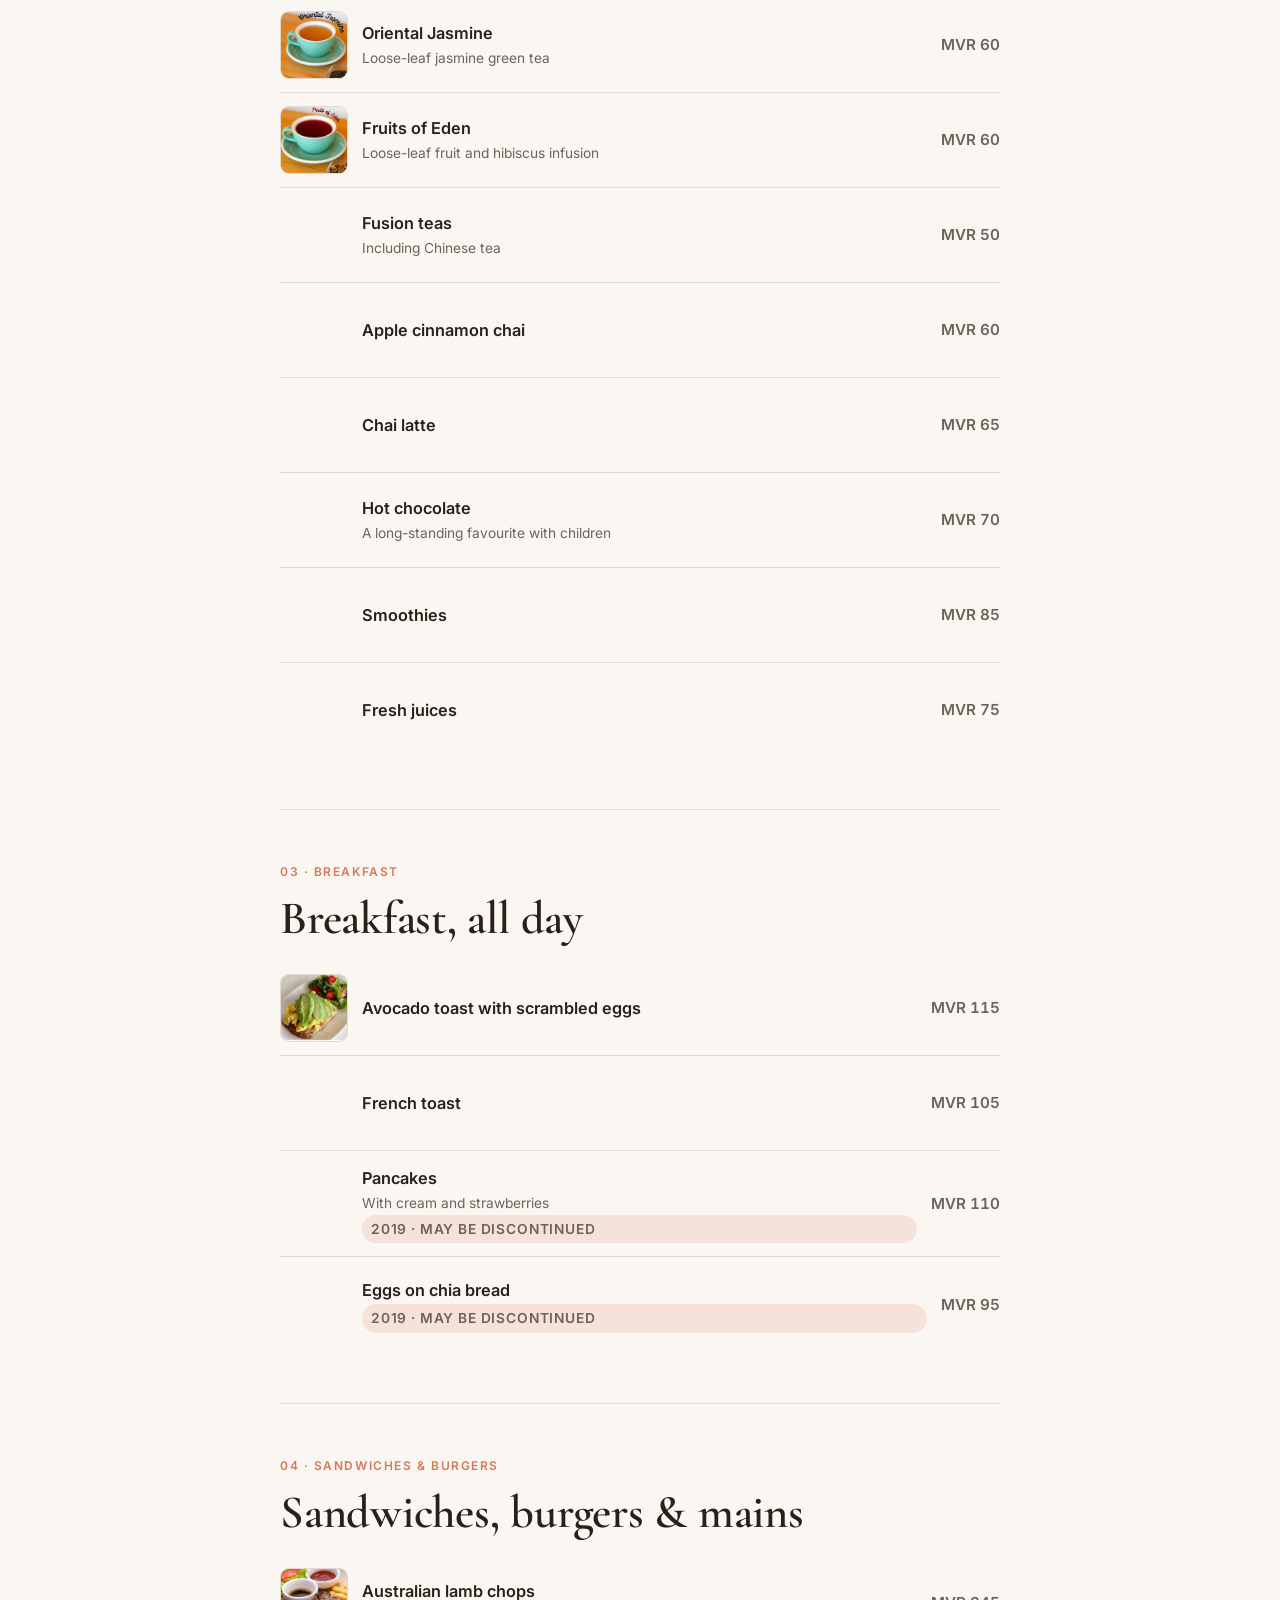
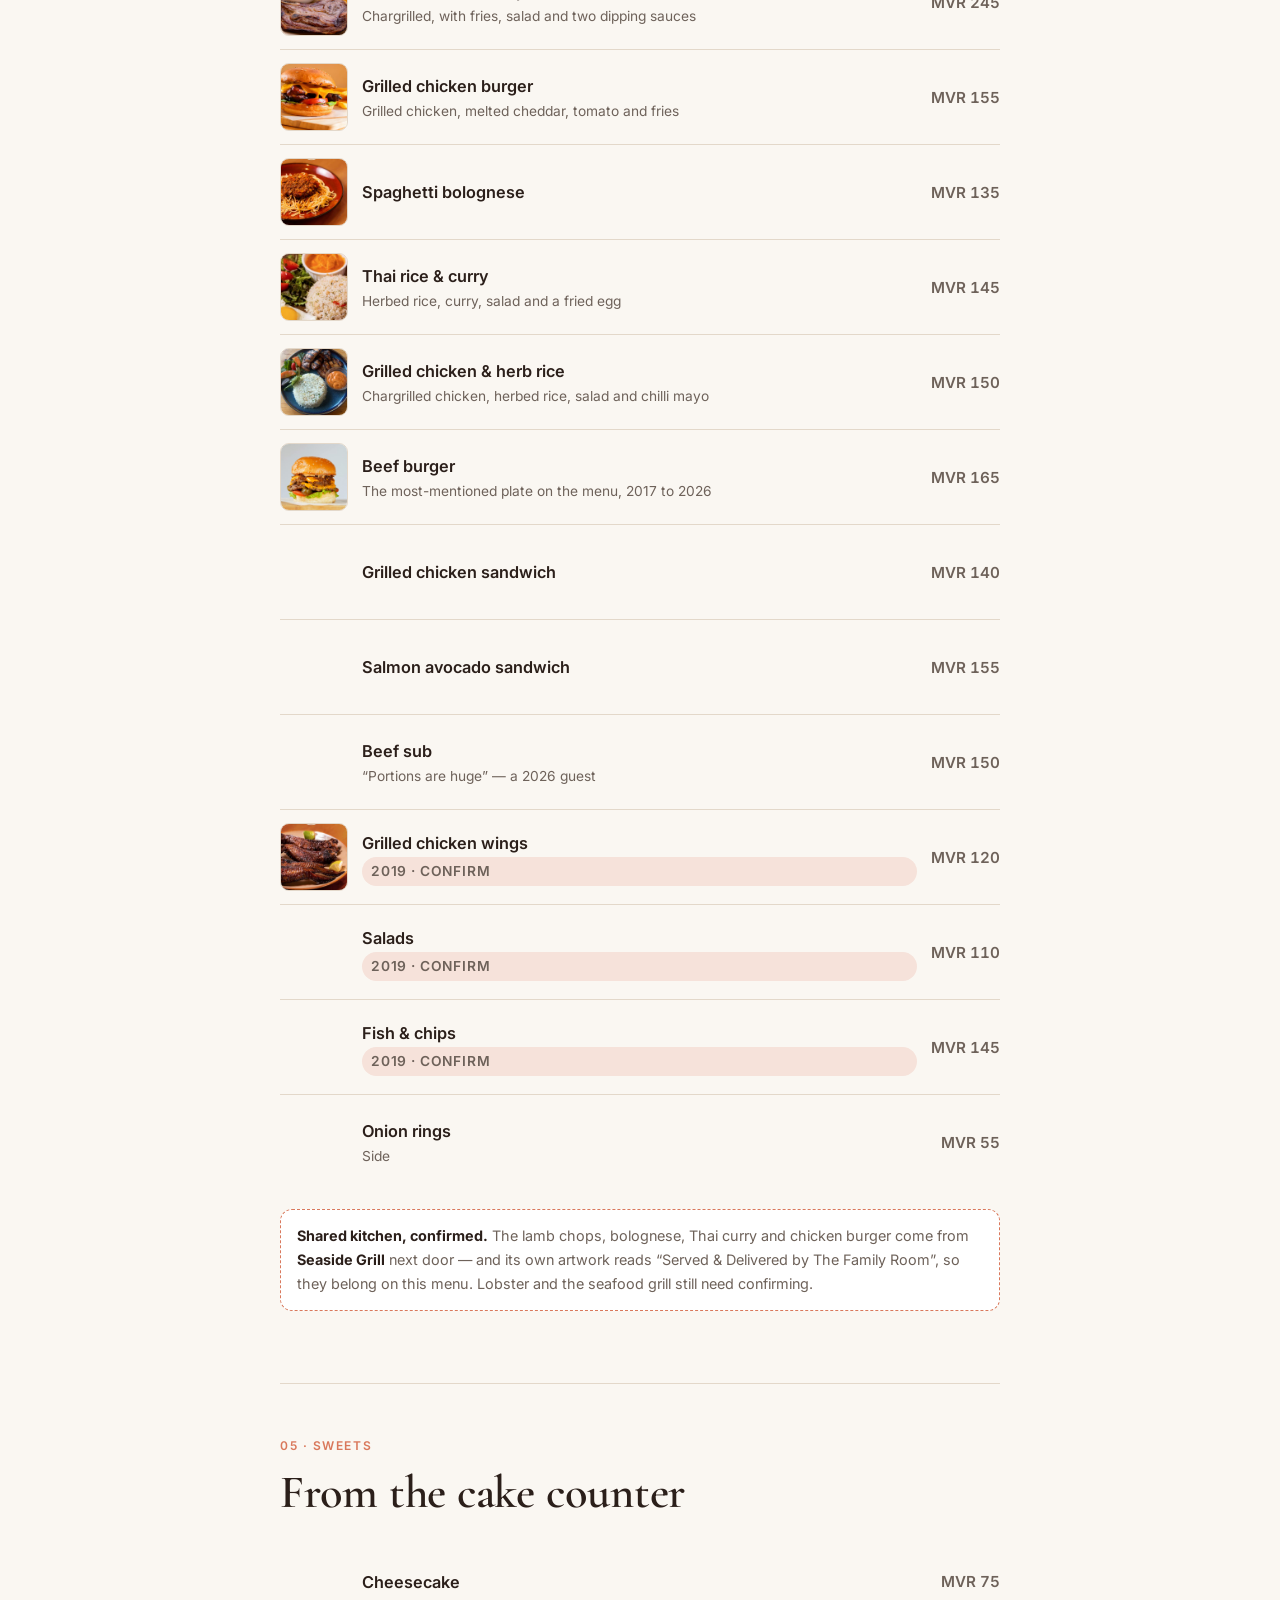
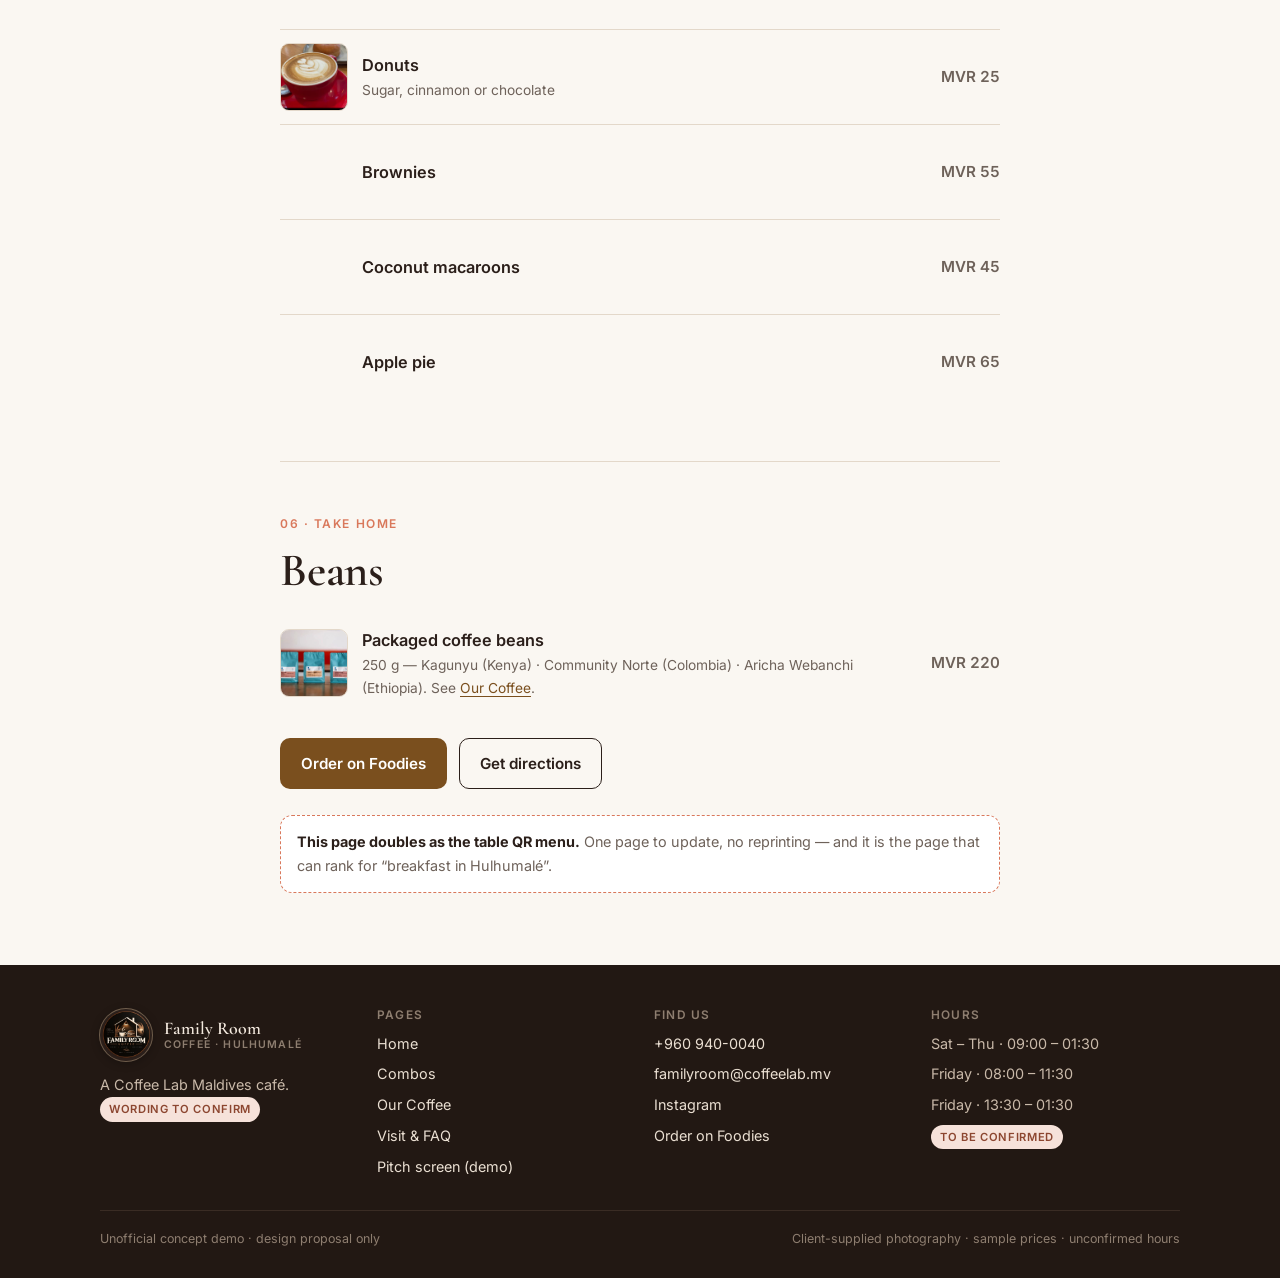
<file: menu.html>
<!doctype html>
<html lang="en">
<head>
<meta charset="utf-8">
<meta name="viewport" content="width=device-width,initial-scale=1,viewport-fit=cover">
<title>Menu | Family Room Coffee, Hulhumalé</title>
<meta name="description" content="Coffee, tea, all-day breakfast, sandwiches, burgers and cakes at Family Room Coffee on Hulhumalé beach road.">
<meta name="robots" content="noindex,nofollow">
<link rel="icon" href="assets/img/favicon-32.png" sizes="32x32" type="image/png">
<link rel="icon" href="assets/img/favicon-16.png" sizes="16x16" type="image/png">
<link rel="icon" href="assets/img/favicon.ico" sizes="any">
<link rel="apple-touch-icon" href="assets/img/apple-touch-icon.png">
<link rel="preconnect" href="https://fonts.googleapis.com">
<link rel="preconnect" href="https://fonts.gstatic.com" crossorigin>
<link rel="stylesheet" href="https://fonts.googleapis.com/css2?family=Cormorant+Garamond:wght@400;500;600;700&family=Inter:wght@400;500;600&display=swap">
<link rel="stylesheet" href="assets/css/site.css">
</head>
<body>

<div class="demo-bar">
  <b>Concept demo.</b> An unofficial design proposal, not affiliated with or endorsed by Family Room Coffee.
  Photos and dishes supplied by the client; <b>prices are illustrative samples</b>.
</div>

<header class="site-head">
  <div class="wrap head-in">
    <a class="brand" href="index.html">
      <img class="mark" src="assets/img/logo.webp" width="256" height="256" alt="Family Room Coffee">
      <span class="name">Family Room<span class="sub">Coffee · Hulhumalé</span></span>
    </a>
    <button class="nav-toggle" type="button" aria-expanded="false" aria-controls="site-nav">Menu</button>
    <nav class="nav" id="site-nav" aria-label="Main">
      <a href="index.html">Home</a>
      <a href="menu.html" aria-current="page">Menu</a>
      <a href="combos.html">Combos</a>
      <a href="our-coffee.html">Our Coffee</a>
      <a href="visit.html">Visit</a>
      <a class="btn btn-primary btn-sm" href="tel:+9609400040">Call</a>
    </nav>
    <a class="btn btn-primary btn-sm" href="tel:+9609400040">Call +960 940-0040</a>
  </div>
</header>

<main>

<section style="padding-bottom:24px">
  <div class="wrap narrow">
    <p class="eyebrow">Menu</p>
    <h1 style="font-size:clamp(2rem,5vw,3.1rem)">All day, from the first flat white to the last slice of cake.</h1>
    <p class="lede">Order at the counter. Breakfast runs all day, and the kitchen stays on until late.</p>
    <p class="note"><b>Real dishes, sample prices.</b> The photographed items come from the café’s own promotional artwork and guest photos; the rest come from public reviews between 2017 and 2026. <b>No price here is real.</b> They are anchored to the one figure we could find — a Nov 2019 review paid MVR 163 for pancakes, avocado toast and two donuts — scaled for 2026 so the page reads plausibly in a demo. The café replaces every number before launch. Dietary labels stay off until confirmed.</p>
  </div>
</section>

<div class="menu-tabs">
  <div class="wrap">
    <a href="#coffee" class="active">Coffee</a>
    <a href="#tea">Tea &amp; more</a>
    <a href="#breakfast">Breakfast</a>
    <a href="#food">Sandwiches &amp; burgers</a>
    <a href="#sweets">Sweets</a>
    <a href="#beans">Beans</a>
  </div>
</div>

<div class="wrap narrow">

  <section class="menu-group" id="coffee">
    <p class="eyebrow">01 · Coffee</p>
    <h2>Coffee</h2>
    <p style="color:var(--driftwood);margin-top:.6rem">Roasted by Coffee Lab Maldives and pulled with fresh milk.</p>
    <ul class="menu-list">
      <li><span class="menu-thumb menu-thumb--empty" aria-hidden="true"></span><span class="item"><b>Espresso</b><span>Single or double</span></span><span class="amt">MVR 45</span></li>
      <li><img class="menu-thumb" src="assets/photos/latte-blue-thumb.jpg" alt="A flat white in a blue cup" width="320" height="320" loading="lazy"><span class="item"><b>Flat white · Latte · Cappuccino</b><span>The house milk drinks, on fresh milk</span></span><span class="amt">MVR 65</span></li>
      <li><span class="menu-thumb menu-thumb--empty" aria-hidden="true"></span><span class="item"><b>Hand-brewed filter</b><span>Single-origin, brewed to order</span></span><span class="amt">MVR 85</span></li>
      <li><span class="menu-thumb menu-thumb--empty" aria-hidden="true"></span><span class="item"><b>Mocha</b><span>Hot or over ice</span></span><span class="amt">MVR 75</span></li>
      <li><span class="menu-thumb menu-thumb--empty" aria-hidden="true"></span><span class="item"><b>Iced coffee</b></span><span class="amt">MVR 70</span></li>
      <li><span class="menu-thumb menu-thumb--empty" aria-hidden="true"></span><span class="item"><b>Orangepresso</b><span>Espresso and orange — a house drink named in a recent Google review</span></span><span class="amt">MVR 80</span></li>
    </ul>
  </section>

  <section class="menu-group" id="tea">
    <p class="eyebrow">02 · Tea &amp; more</p>
    <h2>Tea &amp; other drinks</h2>
    <ul class="menu-list">
      <li><img class="menu-thumb" src="assets/photos/tea-jasmine-thumb.jpg" alt="A cup of Oriental Jasmine tea" width="320" height="320" loading="lazy"><span class="item"><b>Oriental Jasmine</b><span>Loose-leaf jasmine green tea</span></span><span class="amt">MVR 60</span></li>
      <li><img class="menu-thumb" src="assets/photos/tea-fruits-thumb.jpg" alt="A cup of Fruits of Eden fruit tea" width="320" height="320" loading="lazy"><span class="item"><b>Fruits of Eden</b><span>Loose-leaf fruit and hibiscus infusion</span></span><span class="amt">MVR 60</span></li>
      <li><span class="menu-thumb menu-thumb--empty" aria-hidden="true"></span><span class="item"><b>Fusion teas</b><span>Including Chinese tea</span></span><span class="amt">MVR 50</span></li>
      <li><span class="menu-thumb menu-thumb--empty" aria-hidden="true"></span><span class="item"><b>Apple cinnamon chai</b></span><span class="amt">MVR 60</span></li>
      <li><span class="menu-thumb menu-thumb--empty" aria-hidden="true"></span><span class="item"><b>Chai latte</b></span><span class="amt">MVR 65</span></li>
      <li><span class="menu-thumb menu-thumb--empty" aria-hidden="true"></span><span class="item"><b>Hot chocolate</b><span>A long-standing favourite with children</span></span><span class="amt">MVR 70</span></li>
      <li><span class="menu-thumb menu-thumb--empty" aria-hidden="true"></span><span class="item"><b>Smoothies</b></span><span class="amt">MVR 85</span></li>
      <li><span class="menu-thumb menu-thumb--empty" aria-hidden="true"></span><span class="item"><b>Fresh juices</b></span><span class="amt">MVR 75</span></li>
    </ul>
  </section>

  <section class="menu-group" id="breakfast">
    <p class="eyebrow">03 · Breakfast</p>
    <h2>Breakfast, all day</h2>
    <ul class="menu-list">
      <li><img class="menu-thumb" src="assets/photos/avocado-toast-thumb.jpg" alt="Avocado toast with scrambled eggs" width="320" height="320" loading="lazy"><span class="item"><b>Avocado toast with scrambled eggs</b></span><span class="amt">MVR 115</span></li>
      <li><span class="menu-thumb menu-thumb--empty" aria-hidden="true"></span><span class="item"><b>French toast</b></span><span class="amt">MVR 105</span></li>
      <li><span class="menu-thumb menu-thumb--empty" aria-hidden="true"></span><span class="item"><b>Pancakes</b><span>With cream and strawberries <span class="tag tag-tbc">2019 · may be discontinued</span></span></span><span class="amt">MVR 110</span></li>
      <li><span class="menu-thumb menu-thumb--empty" aria-hidden="true"></span><span class="item"><b>Eggs on chia bread</b><span><span class="tag tag-tbc">2019 · may be discontinued</span></span></span><span class="amt">MVR 95</span></li>
    </ul>
  </section>

  <section class="menu-group" id="food">
    <p class="eyebrow">04 · Sandwiches &amp; burgers</p>
    <h2>Sandwiches, burgers &amp; mains</h2>
    <ul class="menu-list">
      <li><img class="menu-thumb" src="assets/photos/lamb-chops-thumb.jpg" alt="Chargrilled Australian lamb chops" width="320" height="320" loading="lazy"><span class="item"><b>Australian lamb chops</b><span>Chargrilled, with fries, salad and two dipping sauces</span></span><span class="amt">MVR 245</span></li>
      <li><img class="menu-thumb" src="assets/photos/chicken-burger-thumb.jpg" alt="Grilled chicken burger with fries" width="320" height="320" loading="lazy"><span class="item"><b>Grilled chicken burger</b><span>Grilled chicken, melted cheddar, tomato and fries</span></span><span class="amt">MVR 155</span></li>
      <li><img class="menu-thumb" src="assets/photos/bolognese-thumb.jpg" alt="Spaghetti bolognese" width="320" height="320" loading="lazy"><span class="item"><b>Spaghetti bolognese</b><span></span></span><span class="amt">MVR 135</span></li>
      <li><img class="menu-thumb" src="assets/photos/thai-curry-thumb.jpg" alt="Thai rice and curry" width="320" height="320" loading="lazy"><span class="item"><b>Thai rice &amp; curry</b><span>Herbed rice, curry, salad and a fried egg</span></span><span class="amt">MVR 145</span></li>
      <li><img class="menu-thumb" src="assets/photos/chicken-rice-thumb.jpg" alt="Grilled chicken with herb rice" width="320" height="320" loading="lazy"><span class="item"><b>Grilled chicken &amp; herb rice</b><span>Chargrilled chicken, herbed rice, salad and chilli mayo</span></span><span class="amt">MVR 150</span></li>
      <li><img class="menu-thumb" src="assets/photos/beef-burger-thumb.jpg" alt="Beef burger" width="320" height="320" loading="lazy"><span class="item"><b>Beef burger</b><span>The most-mentioned plate on the menu, 2017 to 2026</span></span><span class="amt">MVR 165</span></li>
      <li><span class="menu-thumb menu-thumb--empty" aria-hidden="true"></span><span class="item"><b>Grilled chicken sandwich</b></span><span class="amt">MVR 140</span></li>
      <li><span class="menu-thumb menu-thumb--empty" aria-hidden="true"></span><span class="item"><b>Salmon avocado sandwich</b></span><span class="amt">MVR 155</span></li>
      <li><span class="menu-thumb menu-thumb--empty" aria-hidden="true"></span><span class="item"><b>Beef sub</b><span>“Portions are huge” — a 2026 guest</span></span><span class="amt">MVR 150</span></li>
      <li><img class="menu-thumb" src="assets/photos/chicken-wings-thumb.jpg" alt="Chargrilled chicken wings" width="320" height="320" loading="lazy"><span class="item"><b>Grilled chicken wings</b><span><span class="tag tag-tbc">2019 · confirm</span></span></span><span class="amt">MVR 120</span></li>
      <li><span class="menu-thumb menu-thumb--empty" aria-hidden="true"></span><span class="item"><b>Salads</b><span><span class="tag tag-tbc">2019 · confirm</span></span></span><span class="amt">MVR 110</span></li>
      <li><span class="menu-thumb menu-thumb--empty" aria-hidden="true"></span><span class="item"><b>Fish &amp; chips</b><span><span class="tag tag-tbc">2019 · confirm</span></span></span><span class="amt">MVR 145</span></li>
      <li><span class="menu-thumb menu-thumb--empty" aria-hidden="true"></span><span class="item"><b>Onion rings</b><span>Side</span></span><span class="amt">MVR 55</span></li>
    </ul>
    <p class="note"><b>Shared kitchen, confirmed.</b> The lamb chops, bolognese, Thai curry and chicken burger come from <b>Seaside Grill</b> next door — and its own artwork reads “Served &amp; Delivered by The Family Room”, so they belong on this menu. Lobster and the seafood grill still need confirming.</p>
  </section>

  <section class="menu-group" id="sweets">
    <p class="eyebrow">05 · Sweets</p>
    <h2>From the cake counter</h2>
    <ul class="menu-list">
      <li><span class="menu-thumb menu-thumb--empty" aria-hidden="true"></span><span class="item"><b>Cheesecake</b></span><span class="amt">MVR 75</span></li>
      <li><img class="menu-thumb" src="assets/photos/latte-donut-thumb.jpg" alt="A donut served with a cappuccino" width="320" height="320" loading="lazy"><span class="item"><b>Donuts</b><span>Sugar, cinnamon or chocolate</span></span><span class="amt">MVR 25</span></li>
      <li><span class="menu-thumb menu-thumb--empty" aria-hidden="true"></span><span class="item"><b>Brownies</b></span><span class="amt">MVR 55</span></li>
      <li><span class="menu-thumb menu-thumb--empty" aria-hidden="true"></span><span class="item"><b>Coconut macaroons</b></span><span class="amt">MVR 45</span></li>
      <li><span class="menu-thumb menu-thumb--empty" aria-hidden="true"></span><span class="item"><b>Apple pie</b></span><span class="amt">MVR 65</span></li>
    </ul>
  </section>

  <section class="menu-group" id="beans">
    <p class="eyebrow">06 · Take home</p>
    <h2>Beans</h2>
    <ul class="menu-list">
      <li><img class="menu-thumb" src="assets/photos/beans-thumb.jpg" alt="Family Room Coffee retail bags" width="320" height="320" loading="lazy"><span class="item"><b>Packaged coffee beans</b><span>250 g — Kagunyu (Kenya) · Community Norte (Colombia) · Aricha Webanchi (Ethiopia). See <a href="our-coffee.html#origins">Our Coffee</a>.</span></span><span class="amt">MVR 220</span></li>
    </ul>
    <div class="hero-cta" style="margin-top:26px">
      <a class="btn btn-primary" href="https://on.foodies.mv/restaurant/93" target="_blank" rel="noopener">Order on Foodies</a>
      <a class="btn btn-outline" href="https://www.google.com/maps/search/?api=1&amp;query=Family+Room+Coffee+Hulhumale" target="_blank" rel="noopener">Get directions</a>
    </div>
    <p class="note" style="margin-top:26px"><b>This page doubles as the table QR menu.</b> One page to update, no reprinting — and it is the page that can rank for “breakfast in Hulhumalé”.</p>
  </section>

</div>

</main>

<footer class="site-foot">
  <div class="wrap">
    <div class="foot-grid">
      <div>
        <span class="brand"><img class="mark" src="assets/img/logo.webp" width="256" height="256" alt="Family Room Coffee"><span class="name">Family Room<span class="sub">Coffee · Hulhumalé</span></span></span>
        <p style="margin:0">A Coffee Lab Maldives café. <span class="tag tag-tbc">wording to confirm</span></p>
      </div>
      <div>
        <h4>Pages</h4>
        <ul>
          <li><a href="index.html">Home</a></li>
          <li><a href="combos.html">Combos</a></li>
          <li><a href="our-coffee.html">Our Coffee</a></li>
          <li><a href="visit.html">Visit &amp; FAQ</a></li>
          <li><a href="pitch.html">Pitch screen (demo)</a></li>
        </ul>
      </div>
      <div>
        <h4>Find us</h4>
        <ul>
          <li><a href="tel:+9609400040">+960 940-0040</a></li>
          <li><a href="mailto:familyroom@coffeelab.mv">familyroom@coffeelab.mv</a></li>
          <li><a href="https://www.instagram.com/familyroomcoffee.mv/" target="_blank" rel="noopener">Instagram</a></li>
          <li><a href="https://on.foodies.mv/restaurant/93" target="_blank" rel="noopener">Order on Foodies</a></li>
        </ul>
      </div>
      <div>
        <h4>Hours</h4>
        <ul>
          <li>Sat – Thu · 09:00 – 01:30</li>
          <li>Friday · 08:00 – 11:30</li>
          <li>Friday · 13:30 – 01:30</li>
          <li><span class="tag tag-tbc">to be confirmed</span></li>
        </ul>
      </div>
    </div>
    <div class="foot-base">
      <span>Unofficial concept demo · design proposal only</span>
      <span>Client-supplied photography · sample prices · unconfirmed hours</span>
    </div>
  </div>
</footer>

<nav class="action-bar" aria-label="Quick actions">
  <a href="menu.html"><svg viewBox="0 0 24 24" fill="none" stroke="currentColor" stroke-width="1.8" stroke-linecap="round"><path d="M4 6h16M4 12h16M4 18h10"/></svg>Menu</a>
  <a href="https://www.google.com/maps/search/?api=1&amp;query=Family+Room+Coffee+Hulhumale" target="_blank" rel="noopener"><svg viewBox="0 0 24 24" fill="none" stroke="currentColor" stroke-width="1.8" stroke-linecap="round" stroke-linejoin="round"><path d="M12 21s7-6.2 7-11a7 7 0 1 0-14 0c0 4.8 7 11 7 11Z"/><circle cx="12" cy="10" r="2.5"/></svg>Directions</a>
  <a href="tel:+9609400040"><svg viewBox="0 0 24 24" fill="none" stroke="currentColor" stroke-width="1.8" stroke-linecap="round" stroke-linejoin="round"><path d="M5 3h3l2 5-2.5 1.5a11 11 0 0 0 5 5L14 12l5 2v3a2 2 0 0 1-2.2 2A16 16 0 0 1 3 5.2 2 2 0 0 1 5 3Z"/></svg>Call</a>
</nav>

<script src="assets/js/site.js" defer></script>
</body>
</html>
</file>
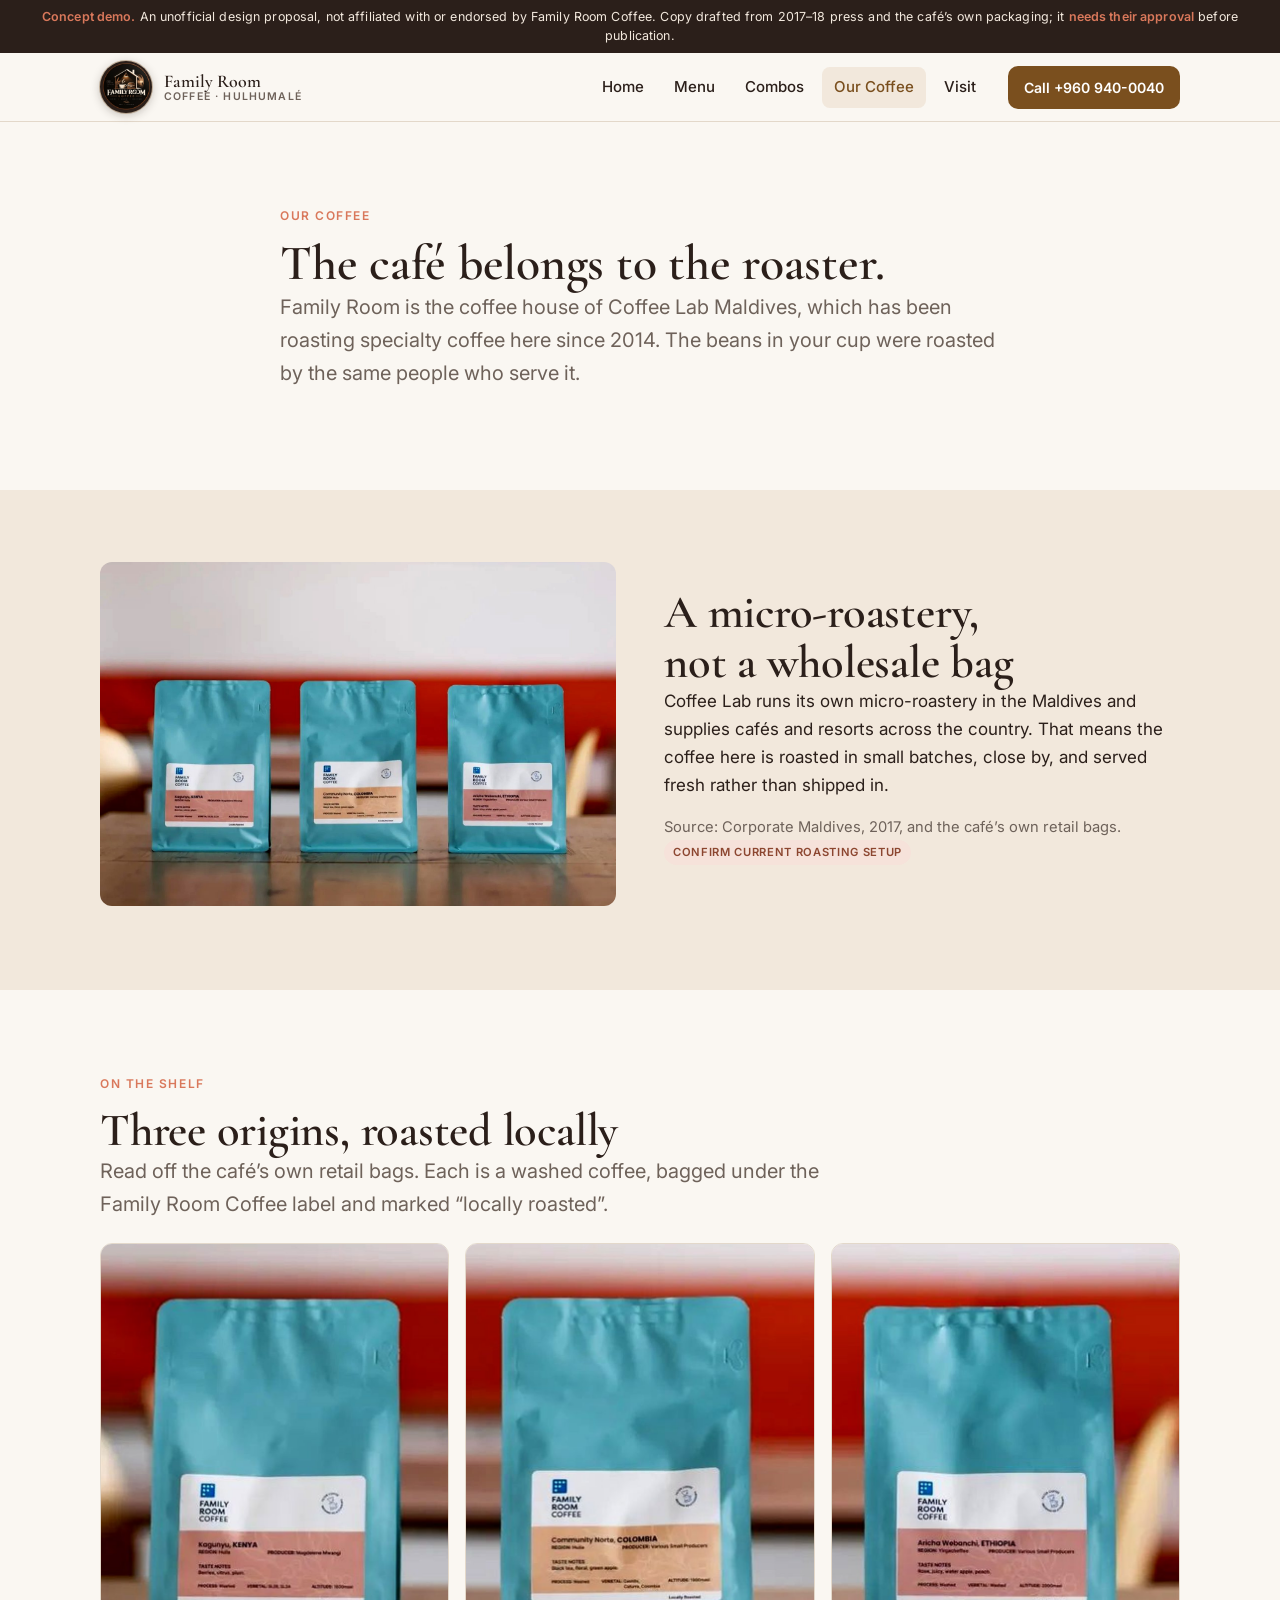
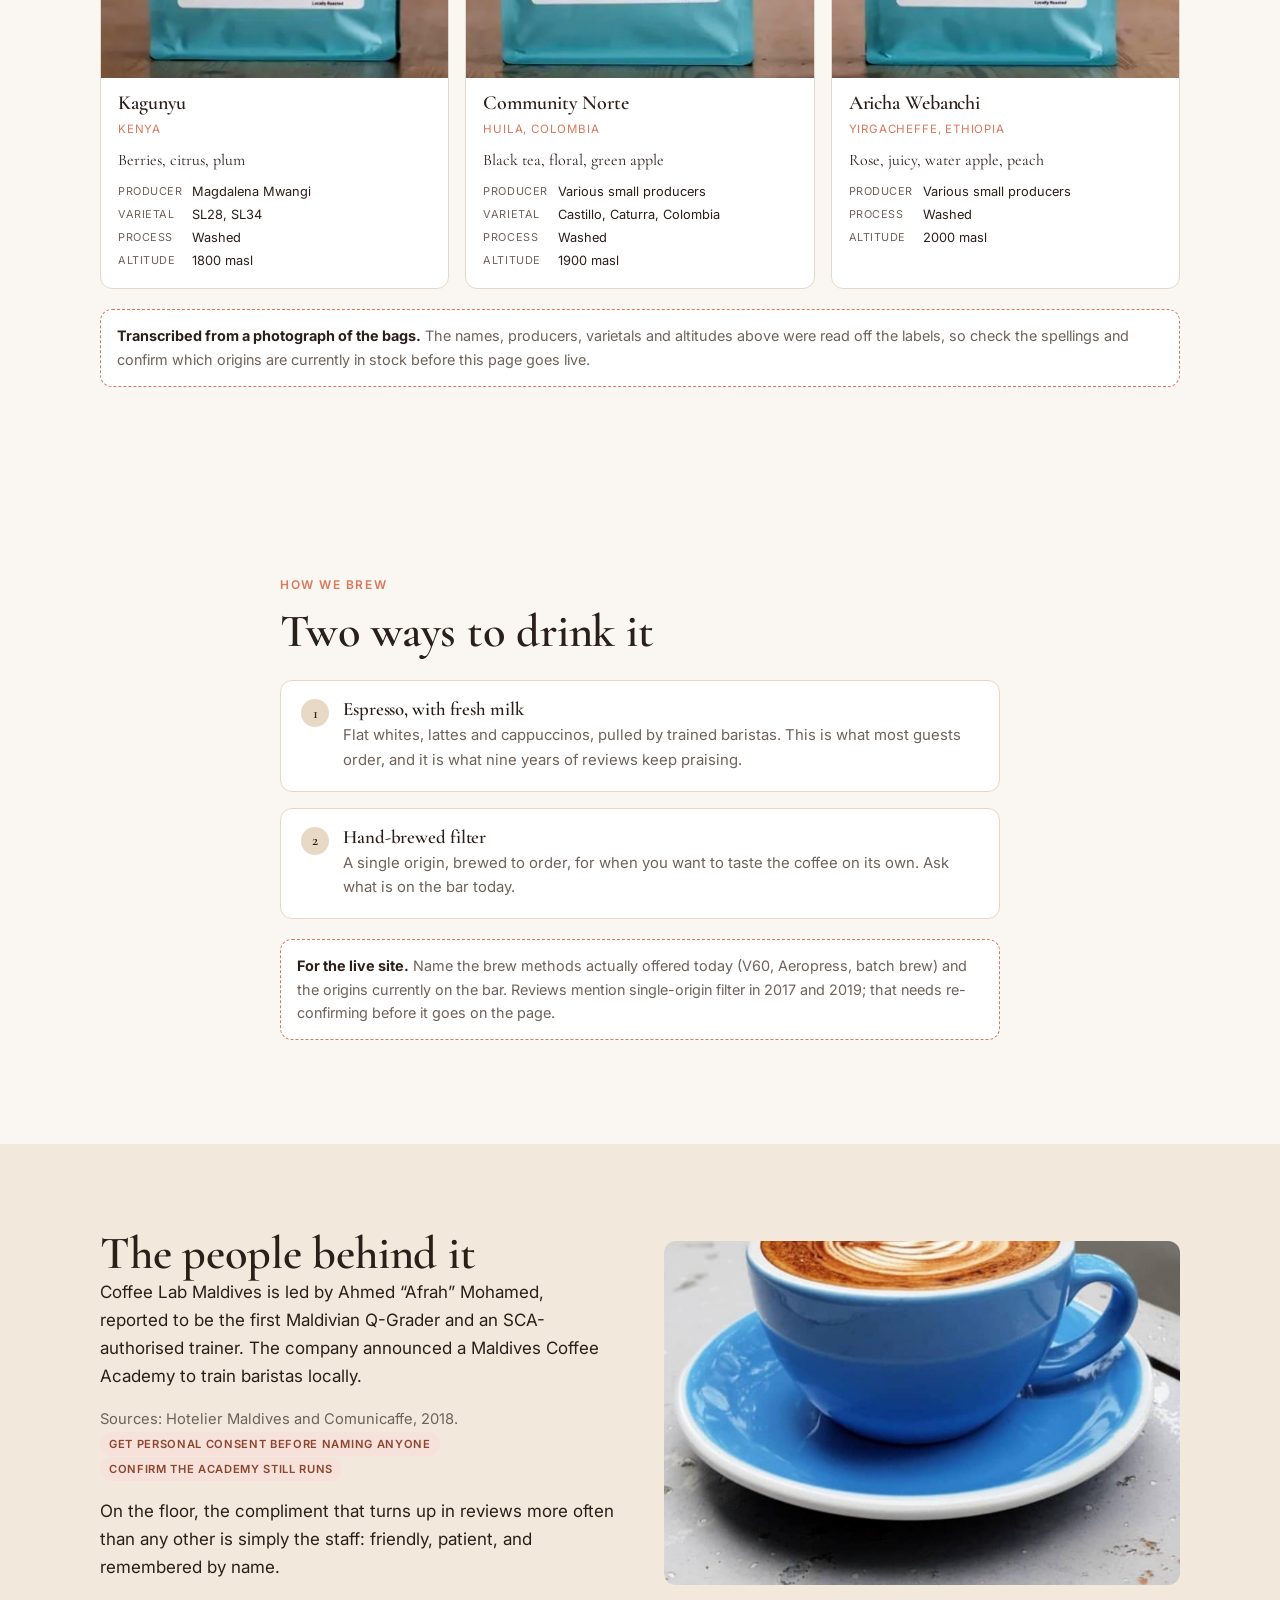
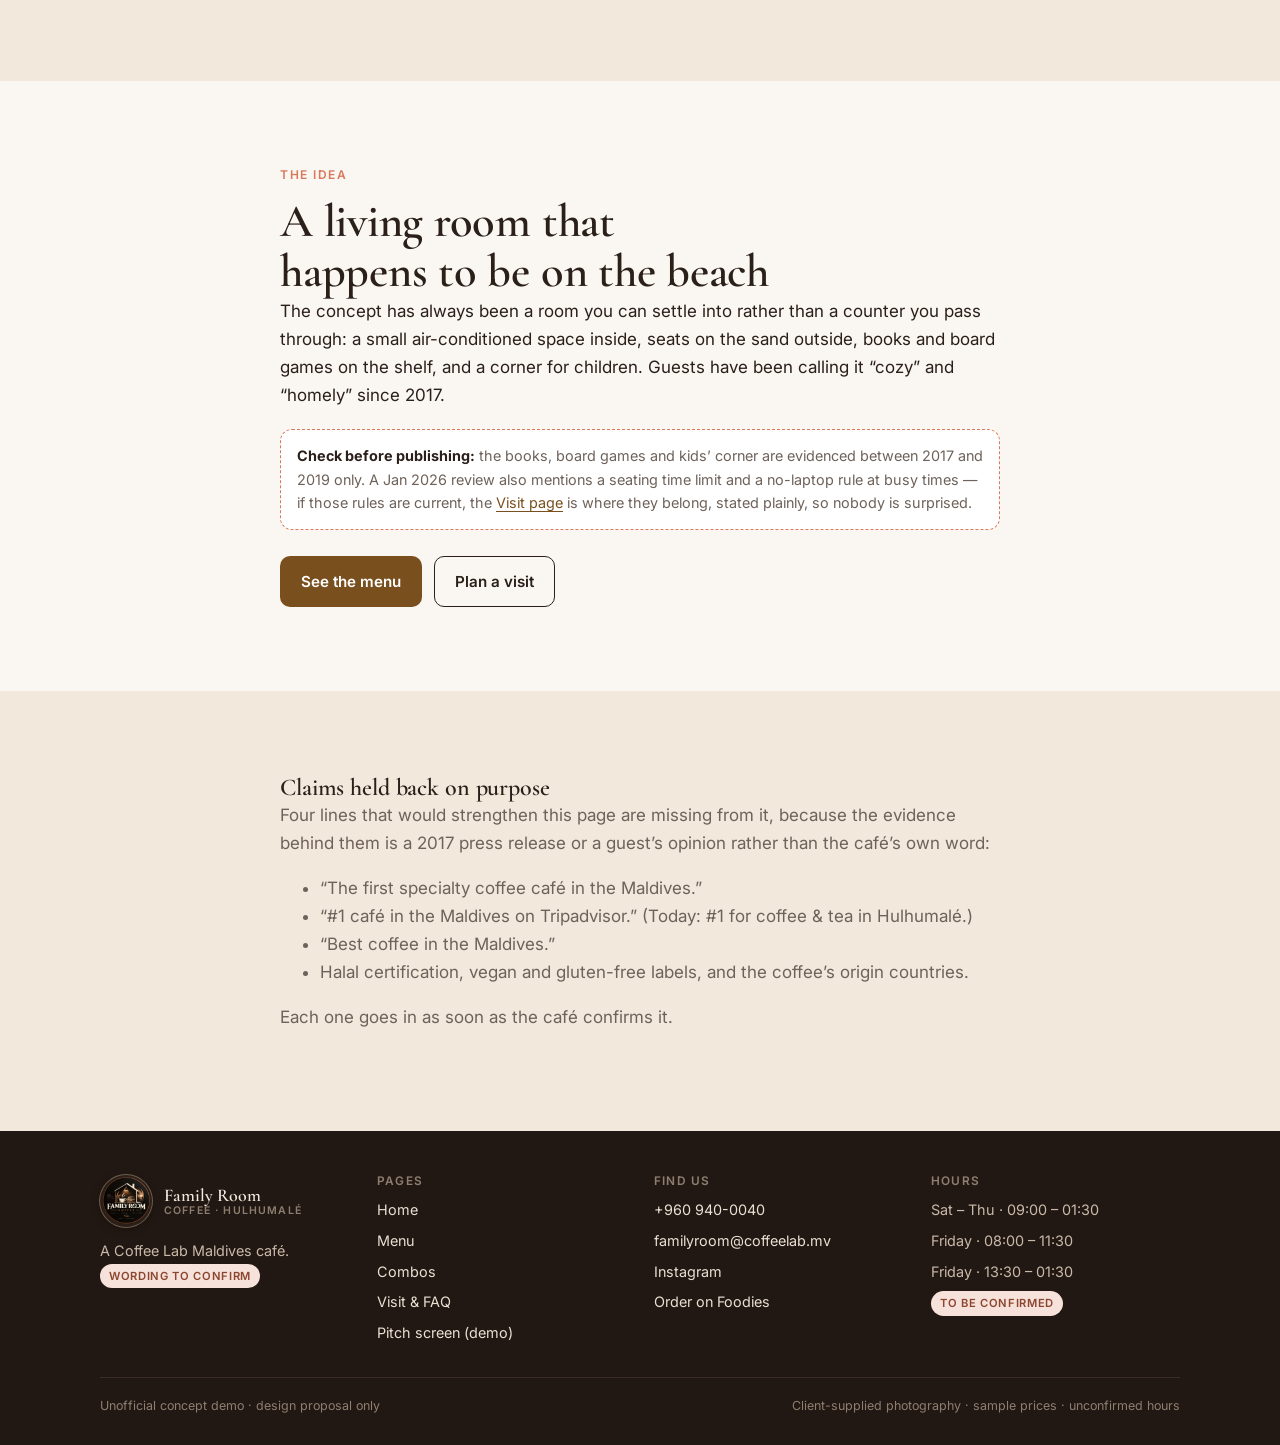
<file: our-coffee.html>
<!doctype html>
<html lang="en">
<head>
<meta charset="utf-8">
<meta name="viewport" content="width=device-width,initial-scale=1,viewport-fit=cover">
<title>Our Coffee | Family Room Coffee, Hulhumalé</title>
<meta name="description" content="Family Room Coffee is the café of Coffee Lab Maldives, a local specialty-coffee roaster. The roastery, the brew methods and the room.">
<meta name="robots" content="noindex,nofollow">
<link rel="icon" href="assets/img/favicon-32.png" sizes="32x32" type="image/png">
<link rel="icon" href="assets/img/favicon-16.png" sizes="16x16" type="image/png">
<link rel="icon" href="assets/img/favicon.ico" sizes="any">
<link rel="apple-touch-icon" href="assets/img/apple-touch-icon.png">
<link rel="preconnect" href="https://fonts.googleapis.com">
<link rel="preconnect" href="https://fonts.gstatic.com" crossorigin>
<link rel="stylesheet" href="https://fonts.googleapis.com/css2?family=Cormorant+Garamond:wght@400;500;600;700&family=Inter:wght@400;500;600&display=swap">
<link rel="stylesheet" href="assets/css/site.css">
</head>
<body>

<div class="demo-bar">
  <b>Concept demo.</b> An unofficial design proposal, not affiliated with or endorsed by Family Room Coffee.
  Copy drafted from 2017–18 press and the café’s own packaging; it <b>needs their approval</b> before publication.
</div>

<header class="site-head">
  <div class="wrap head-in">
    <a class="brand" href="index.html">
      <img class="mark" src="assets/img/logo.webp" width="256" height="256" alt="Family Room Coffee">
      <span class="name">Family Room<span class="sub">Coffee · Hulhumalé</span></span>
    </a>
    <button class="nav-toggle" type="button" aria-expanded="false" aria-controls="site-nav">Menu</button>
    <nav class="nav" id="site-nav" aria-label="Main">
      <a href="index.html">Home</a>
      <a href="menu.html">Menu</a>
      <a href="combos.html">Combos</a>
      <a href="our-coffee.html" aria-current="page">Our Coffee</a>
      <a href="visit.html">Visit</a>
      <a class="btn btn-primary btn-sm" href="tel:+9609400040">Call</a>
    </nav>
    <a class="btn btn-primary btn-sm" href="tel:+9609400040">Call +960 940-0040</a>
  </div>
</header>

<main>

<section>
  <div class="wrap narrow">
    <p class="eyebrow">Our coffee</p>
    <h1 style="font-size:clamp(2rem,5vw,3.1rem)">The café belongs to the roaster.</h1>
    <p class="lede">Family Room is the coffee house of Coffee Lab Maldives, which has been roasting specialty coffee here since 2014. The beans in your cup were roasted by the same people who serve it.</p>
  </div>
</section>

<section class="band" style="padding-top:0">
  <div class="wrap">
    <div class="split" style="padding-top:clamp(40px,6vw,72px)">
      <figure>
        <img src="assets/photos/beans-wide.jpg" alt="Three bags of Family Room Coffee beans on a table in the café" width="1400" height="950">
      </figure>
      <div>
        <h2>A micro-roastery, not a wholesale bag</h2>
        <p>Coffee Lab runs its own micro-roastery in the Maldives and supplies cafés and resorts across the country. That means the coffee here is roasted in small batches, close by, and served fresh rather than shipped in.</p>
        <p style="color:var(--driftwood);font-size:.92rem">Source: Corporate Maldives, 2017, and the café’s own retail bags. <span class="tag tag-tbc">Confirm current roasting setup</span></p>
      </div>
    </div>
  </div>
</section>

<section id="origins">
  <div class="wrap">
    <p class="eyebrow">On the shelf</p>
    <h2>Three origins, roasted locally</h2>
    <p class="lede">Read off the café’s own retail bags. Each is a washed coffee, bagged under the
      Family Room Coffee label and marked “locally roasted”.</p>
    <div class="origins">
      <article class="origin">
        <img src="assets/photos/bean-kenya-bag.jpg" alt="Family Room Coffee Kagunyu, Kenya bag" width="700" height="875" loading="lazy">
        <div class="origin-body">
          <h3>Kagunyu</h3>
          <span class="region">Kenya</span>
          <p class="notes">Berries, citrus, plum</p>
          <dl>
            <dt>Producer</dt><dd>Magdalena Mwangi</dd>
            <dt>Varietal</dt><dd>SL28, SL34</dd>
            <dt>Process</dt><dd>Washed</dd>
            <dt>Altitude</dt><dd>1800 masl</dd>
          </dl>
        </div>
      </article>
      <article class="origin">
        <img src="assets/photos/bean-colombia-bag.jpg" alt="Family Room Coffee Community Norte, Colombia bag" width="700" height="875" loading="lazy">
        <div class="origin-body">
          <h3>Community Norte</h3>
          <span class="region">Huila, Colombia</span>
          <p class="notes">Black tea, floral, green apple</p>
          <dl>
            <dt>Producer</dt><dd>Various small producers</dd>
            <dt>Varietal</dt><dd>Castillo, Caturra, Colombia</dd>
            <dt>Process</dt><dd>Washed</dd>
            <dt>Altitude</dt><dd>1900 masl</dd>
          </dl>
        </div>
      </article>
      <article class="origin">
        <img src="assets/photos/bean-ethiopia-bag.jpg" alt="Family Room Coffee Aricha Webanchi, Ethiopia bag" width="700" height="875" loading="lazy">
        <div class="origin-body">
          <h3>Aricha Webanchi</h3>
          <span class="region">Yirgacheffe, Ethiopia</span>
          <p class="notes">Rose, juicy, water apple, peach</p>
          <dl>
            <dt>Producer</dt><dd>Various small producers</dd>
            <dt>Process</dt><dd>Washed</dd>
            <dt>Altitude</dt><dd>2000 masl</dd>
          </dl>
        </div>
      </article>
    </div>
    <p class="note"><b>Transcribed from a photograph of the bags.</b> The names, producers, varietals
      and altitudes above were read off the labels, so check the spellings and confirm which origins
      are currently in stock before this page goes live.</p>
  </div>
</section>

<section>
  <div class="wrap narrow">
    <p class="eyebrow">How we brew</p>
    <h2>Two ways to drink it</h2>
    <ol class="steps">
      <li>
        <h3>Espresso, with fresh milk</h3>
        <p>Flat whites, lattes and cappuccinos, pulled by trained baristas. This is what most guests order, and it is what nine years of reviews keep praising.</p>
      </li>
      <li>
        <h3>Hand-brewed filter</h3>
        <p>A single origin, brewed to order, for when you want to taste the coffee on its own. Ask what is on the bar today.</p>
      </li>
    </ol>
    <p class="note"><b>For the live site.</b> Name the brew methods actually offered today (V60, Aeropress, batch brew) and the origins currently on the bar. Reviews mention single-origin filter in 2017 and 2019; that needs re-confirming before it goes on the page.</p>
  </div>
</section>

<section class="band">
  <div class="wrap">
    <div class="split">
      <div>
        <h2>The people behind it</h2>
        <p>Coffee Lab Maldives is led by Ahmed “Afrah” Mohamed, reported to be the first Maldivian Q-Grader and an SCA-authorised trainer. The company announced a Maldives Coffee Academy to train baristas locally.</p>
        <p style="color:var(--driftwood);font-size:.92rem">
          Sources: Hotelier Maldives and Comunicaffe, 2018.
          <span class="tag tag-tbc">Get personal consent before naming anyone</span>
          <span class="tag tag-tbc">Confirm the Academy still runs</span>
        </p>
        <p>On the floor, the compliment that turns up in reviews more often than any other is simply the staff: friendly, patient, and remembered by name.</p>
      </div>
      <figure>
        <img src="assets/photos/latte-blue-wide.jpg" alt="A flat white with latte art in a blue cup" width="1400" height="950" loading="lazy">
      </figure>
    </div>
  </div>
</section>

<section>
  <div class="wrap narrow">
    <p class="eyebrow">The idea</p>
    <h2>A living room that happens to be on the beach</h2>
    <p>The concept has always been a room you can settle into rather than a counter you pass through: a small air-conditioned space inside, seats on the sand outside, books and board games on the shelf, and a corner for children. Guests have been calling it “cozy” and “homely” since 2017.</p>
    <p class="note"><b>Check before publishing:</b> the books, board games and kids’ corner are evidenced between 2017 and 2019 only. A Jan 2026 review also mentions a seating time limit and a no-laptop rule at busy times — if those rules are current, the <a href="visit.html#faq">Visit page</a> is where they belong, stated plainly, so nobody is surprised.</p>
    <div class="hero-cta" style="margin-top:26px">
      <a class="btn btn-primary" href="menu.html">See the menu</a>
      <a class="btn btn-outline" href="visit.html">Plan a visit</a>
    </div>
  </div>
</section>

<section class="band">
  <div class="wrap narrow">
    <h2 style="font-size:1.5rem">Claims held back on purpose</h2>
    <p style="color:var(--driftwood)">Four lines that would strengthen this page are missing from it, because the evidence behind them is a 2017 press release or a guest’s opinion rather than the café’s own word:</p>
    <ul style="color:var(--driftwood)">
      <li>“The first specialty coffee café in the Maldives.”</li>
      <li>“#1 café in the Maldives on Tripadvisor.” (Today: #1 for coffee &amp; tea in Hulhumalé.)</li>
      <li>“Best coffee in the Maldives.”</li>
      <li>Halal certification, vegan and gluten-free labels, and the coffee’s origin countries.</li>
    </ul>
    <p style="color:var(--driftwood)">Each one goes in as soon as the café confirms it.</p>
  </div>
</section>

</main>

<footer class="site-foot">
  <div class="wrap">
    <div class="foot-grid">
      <div>
        <span class="brand"><img class="mark" src="assets/img/logo.webp" width="256" height="256" alt="Family Room Coffee"><span class="name">Family Room<span class="sub">Coffee · Hulhumalé</span></span></span>
        <p style="margin:0">A Coffee Lab Maldives café. <span class="tag tag-tbc">wording to confirm</span></p>
      </div>
      <div>
        <h4>Pages</h4>
        <ul>
          <li><a href="index.html">Home</a></li>
          <li><a href="menu.html">Menu</a></li>
          <li><a href="combos.html">Combos</a></li>
          <li><a href="visit.html">Visit &amp; FAQ</a></li>
          <li><a href="pitch.html">Pitch screen (demo)</a></li>
        </ul>
      </div>
      <div>
        <h4>Find us</h4>
        <ul>
          <li><a href="tel:+9609400040">+960 940-0040</a></li>
          <li><a href="mailto:familyroom@coffeelab.mv">familyroom@coffeelab.mv</a></li>
          <li><a href="https://www.instagram.com/familyroomcoffee.mv/" target="_blank" rel="noopener">Instagram</a></li>
          <li><a href="https://on.foodies.mv/restaurant/93" target="_blank" rel="noopener">Order on Foodies</a></li>
        </ul>
      </div>
      <div>
        <h4>Hours</h4>
        <ul>
          <li>Sat – Thu · 09:00 – 01:30</li>
          <li>Friday · 08:00 – 11:30</li>
          <li>Friday · 13:30 – 01:30</li>
          <li><span class="tag tag-tbc">to be confirmed</span></li>
        </ul>
      </div>
    </div>
    <div class="foot-base">
      <span>Unofficial concept demo · design proposal only</span>
      <span>Client-supplied photography · sample prices · unconfirmed hours</span>
    </div>
  </div>
</footer>

<nav class="action-bar" aria-label="Quick actions">
  <a href="menu.html"><svg viewBox="0 0 24 24" fill="none" stroke="currentColor" stroke-width="1.8" stroke-linecap="round"><path d="M4 6h16M4 12h16M4 18h10"/></svg>Menu</a>
  <a href="https://www.google.com/maps/search/?api=1&amp;query=Family+Room+Coffee+Hulhumale" target="_blank" rel="noopener"><svg viewBox="0 0 24 24" fill="none" stroke="currentColor" stroke-width="1.8" stroke-linecap="round" stroke-linejoin="round"><path d="M12 21s7-6.2 7-11a7 7 0 1 0-14 0c0 4.8 7 11 7 11Z"/><circle cx="12" cy="10" r="2.5"/></svg>Directions</a>
  <a href="tel:+9609400040"><svg viewBox="0 0 24 24" fill="none" stroke="currentColor" stroke-width="1.8" stroke-linecap="round" stroke-linejoin="round"><path d="M5 3h3l2 5-2.5 1.5a11 11 0 0 0 5 5L14 12l5 2v3a2 2 0 0 1-2.2 2A16 16 0 0 1 3 5.2 2 2 0 0 1 5 3Z"/></svg>Call</a>
</nav>

<script src="assets/js/site.js" defer></script>
</body>
</html>
</file>
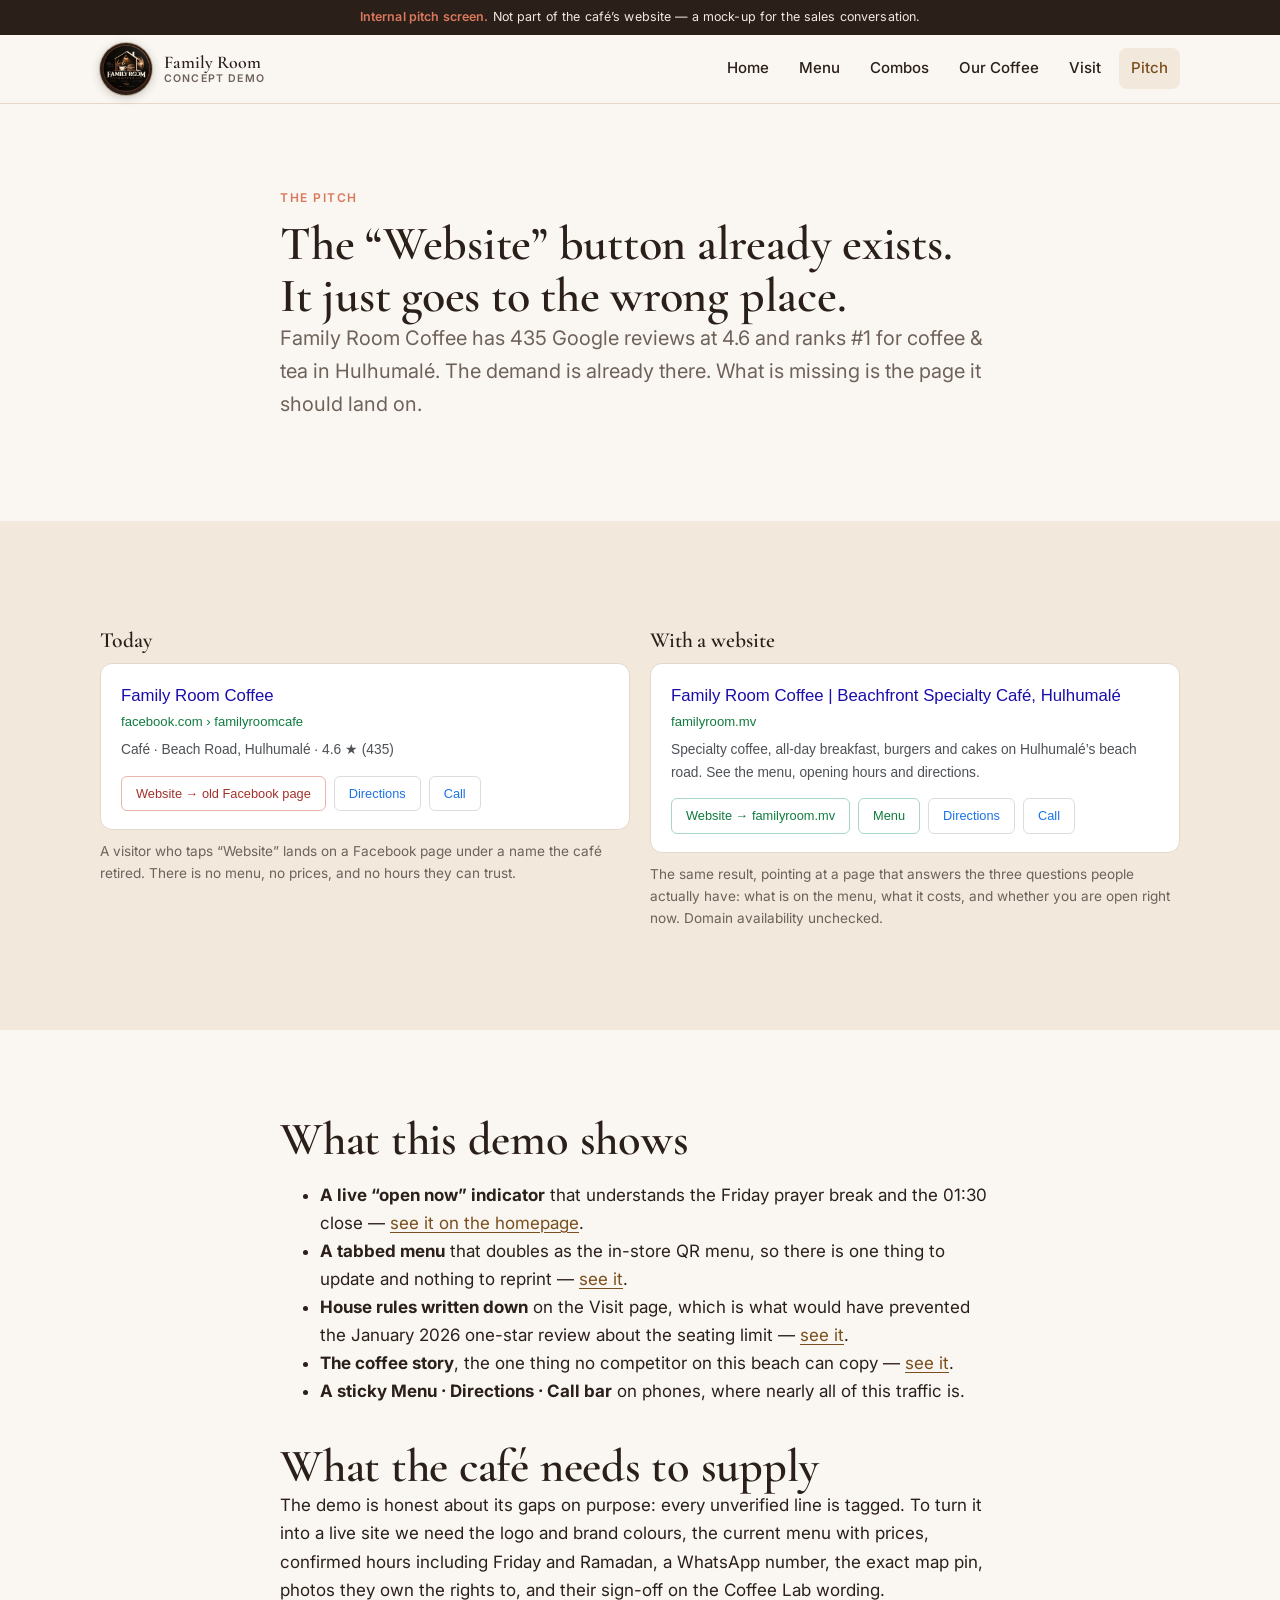
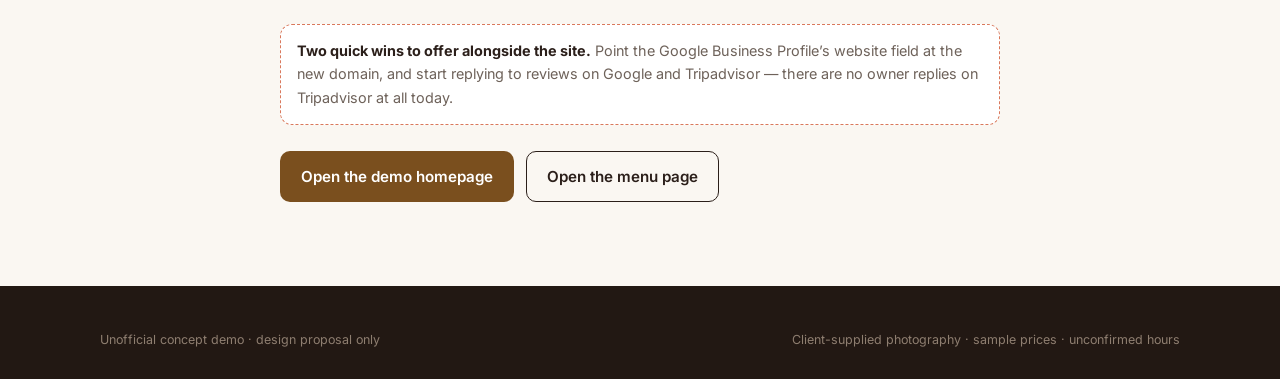
<file: pitch.html>
<!doctype html>
<html lang="en">
<head>
<meta charset="utf-8">
<meta name="viewport" content="width=device-width,initial-scale=1,viewport-fit=cover">
<title>Pitch screen | Family Room Coffee demo</title>
<meta name="description" content="The one slide for the pitch: what the café's Google result does today, and what it does with a website.">
<meta name="robots" content="noindex,nofollow">
<link rel="icon" href="assets/img/favicon-32.png" sizes="32x32" type="image/png">
<link rel="icon" href="assets/img/favicon-16.png" sizes="16x16" type="image/png">
<link rel="icon" href="assets/img/favicon.ico" sizes="any">
<link rel="apple-touch-icon" href="assets/img/apple-touch-icon.png">
<link rel="preconnect" href="https://fonts.googleapis.com">
<link rel="preconnect" href="https://fonts.gstatic.com" crossorigin>
<link rel="stylesheet" href="https://fonts.googleapis.com/css2?family=Cormorant+Garamond:wght@400;500;600;700&family=Inter:wght@400;500;600&display=swap">
<link rel="stylesheet" href="assets/css/site.css">
</head>
<body>

<div class="demo-bar">
  <b>Internal pitch screen.</b> Not part of the café’s website — a mock-up for the sales conversation.
</div>

<header class="site-head">
  <div class="wrap head-in">
    <a class="brand" href="index.html">
      <img class="mark" src="assets/img/logo.webp" width="256" height="256" alt="Family Room Coffee">
      <span class="name">Family Room<span class="sub">Concept demo</span></span>
    </a>
    <button class="nav-toggle" type="button" aria-expanded="false" aria-controls="site-nav">Menu</button>
    <nav class="nav" id="site-nav" aria-label="Main">
      <a href="index.html">Home</a>
      <a href="menu.html">Menu</a>
      <a href="combos.html">Combos</a>
      <a href="our-coffee.html">Our Coffee</a>
      <a href="visit.html">Visit</a>
      <a href="pitch.html" aria-current="page">Pitch</a>
    </nav>
  </div>
</header>

<main>

<section>
  <div class="wrap narrow">
    <p class="eyebrow">The pitch</p>
    <h1 style="font-size:clamp(2rem,5vw,3rem)">The “Website” button already exists. It just goes to the wrong place.</h1>
    <p class="lede">Family Room Coffee has 435 Google reviews at 4.6 and ranks #1 for coffee &amp; tea in Hulhumalé. The demand is already there. What is missing is the page it should land on.</p>
  </div>
</section>

<section class="band">
  <div class="wrap">
    <div class="compare">
      <div>
        <h3>Today</h3>
        <div class="serp">
          <div class="title">Family Room Coffee</div>
          <div class="url">facebook.com › familyroomcafe</div>
          <div class="snippet">Café · Beach Road, Hulhumalé · 4.6 ★ (435)</div>
          <div class="buttons">
            <span class="fakebtn bad">Website → old Facebook page</span>
            <span class="fakebtn">Directions</span>
            <span class="fakebtn">Call</span>
          </div>
        </div>
        <p class="verdict-line">A visitor who taps “Website” lands on a Facebook page under a name the café retired. There is no menu, no prices, and no hours they can trust.</p>
      </div>
      <div>
        <h3>With a website</h3>
        <div class="serp">
          <div class="title">Family Room Coffee | Beachfront Specialty Café, Hulhumalé</div>
          <div class="url">familyroom.mv</div>
          <div class="snippet">Specialty coffee, all-day breakfast, burgers and cakes on Hulhumalé’s beach road. See the menu, opening hours and directions.</div>
          <div class="buttons">
            <span class="fakebtn good">Website → familyroom.mv</span>
            <span class="fakebtn good">Menu</span>
            <span class="fakebtn">Directions</span>
            <span class="fakebtn">Call</span>
          </div>
        </div>
        <p class="verdict-line">The same result, pointing at a page that answers the three questions people actually have: what is on the menu, what it costs, and whether you are open right now. Domain availability unchecked.</p>
      </div>
    </div>
  </div>
</section>

<section>
  <div class="wrap narrow">
    <h2>What this demo shows</h2>
    <ul>
      <li><b>A live “open now” indicator</b> that understands the Friday prayer break and the 01:30 close — <a href="index.html">see it on the homepage</a>.</li>
      <li><b>A tabbed menu</b> that doubles as the in-store QR menu, so there is one thing to update and nothing to reprint — <a href="menu.html">see it</a>.</li>
      <li><b>House rules written down</b> on the Visit page, which is what would have prevented the January 2026 one-star review about the seating limit — <a href="visit.html#faq">see it</a>.</li>
      <li><b>The coffee story</b>, the one thing no competitor on this beach can copy — <a href="our-coffee.html">see it</a>.</li>
      <li><b>A sticky Menu · Directions · Call bar</b> on phones, where nearly all of this traffic is.</li>
    </ul>

    <h2 style="margin-top:36px">What the café needs to supply</h2>
    <p>The demo is honest about its gaps on purpose: every unverified line is tagged. To turn it into a live site we need the logo and brand colours, the current menu with prices, confirmed hours including Friday and Ramadan, a WhatsApp number, the exact map pin, photos they own the rights to, and their sign-off on the Coffee Lab wording.</p>

    <div class="note">
      <b>Two quick wins to offer alongside the site.</b> Point the Google Business Profile’s website field at the new domain, and start replying to reviews on Google and Tripadvisor — there are no owner replies on Tripadvisor at all today.
    </div>

    <div class="hero-cta" style="margin-top:26px">
      <a class="btn btn-primary" href="index.html">Open the demo homepage</a>
      <a class="btn btn-outline" href="menu.html">Open the menu page</a>
    </div>
  </div>
</section>

</main>

<footer class="site-foot">
  <div class="wrap">
    <div class="foot-base" style="margin-top:0;border-top:0;padding-top:0">
      <span>Unofficial concept demo · design proposal only</span>
      <span>Client-supplied photography · sample prices · unconfirmed hours</span>
    </div>
  </div>
</footer>

<script src="assets/js/site.js" defer></script>
</body>
</html>
</file>
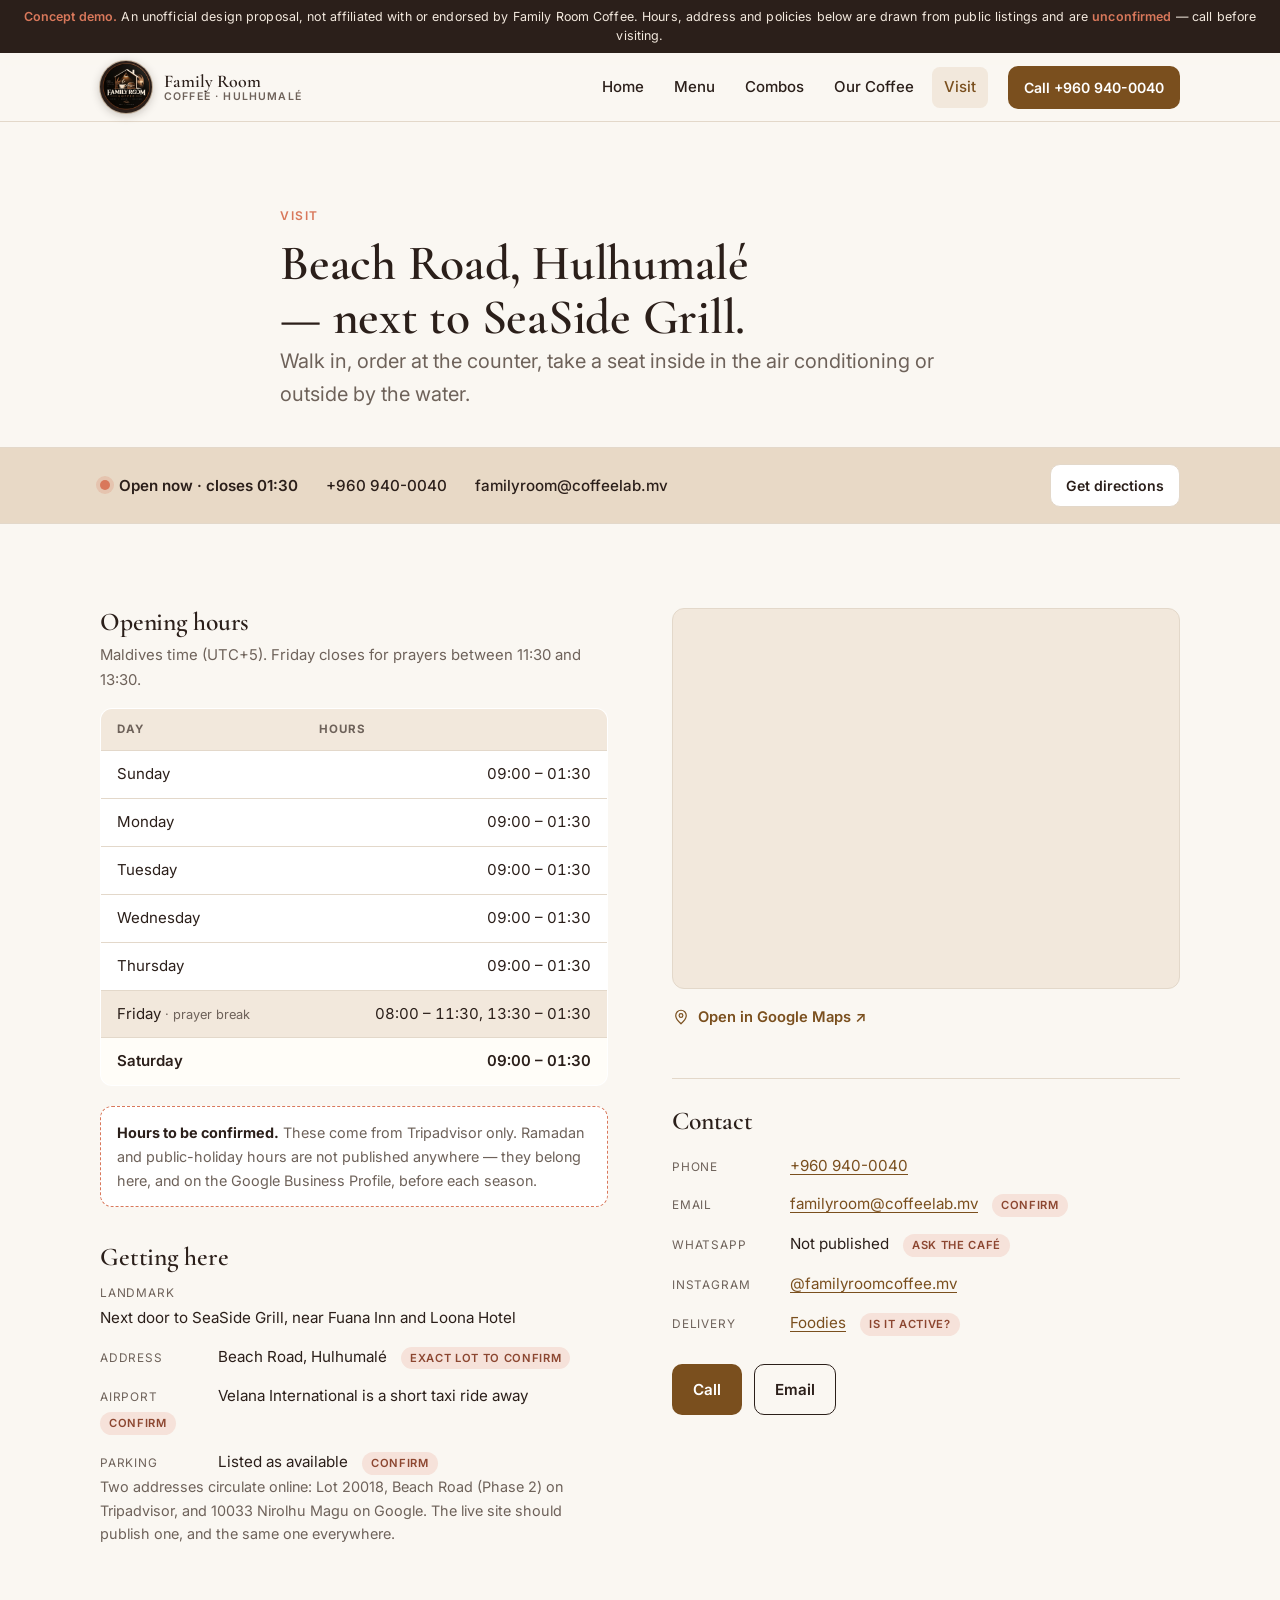
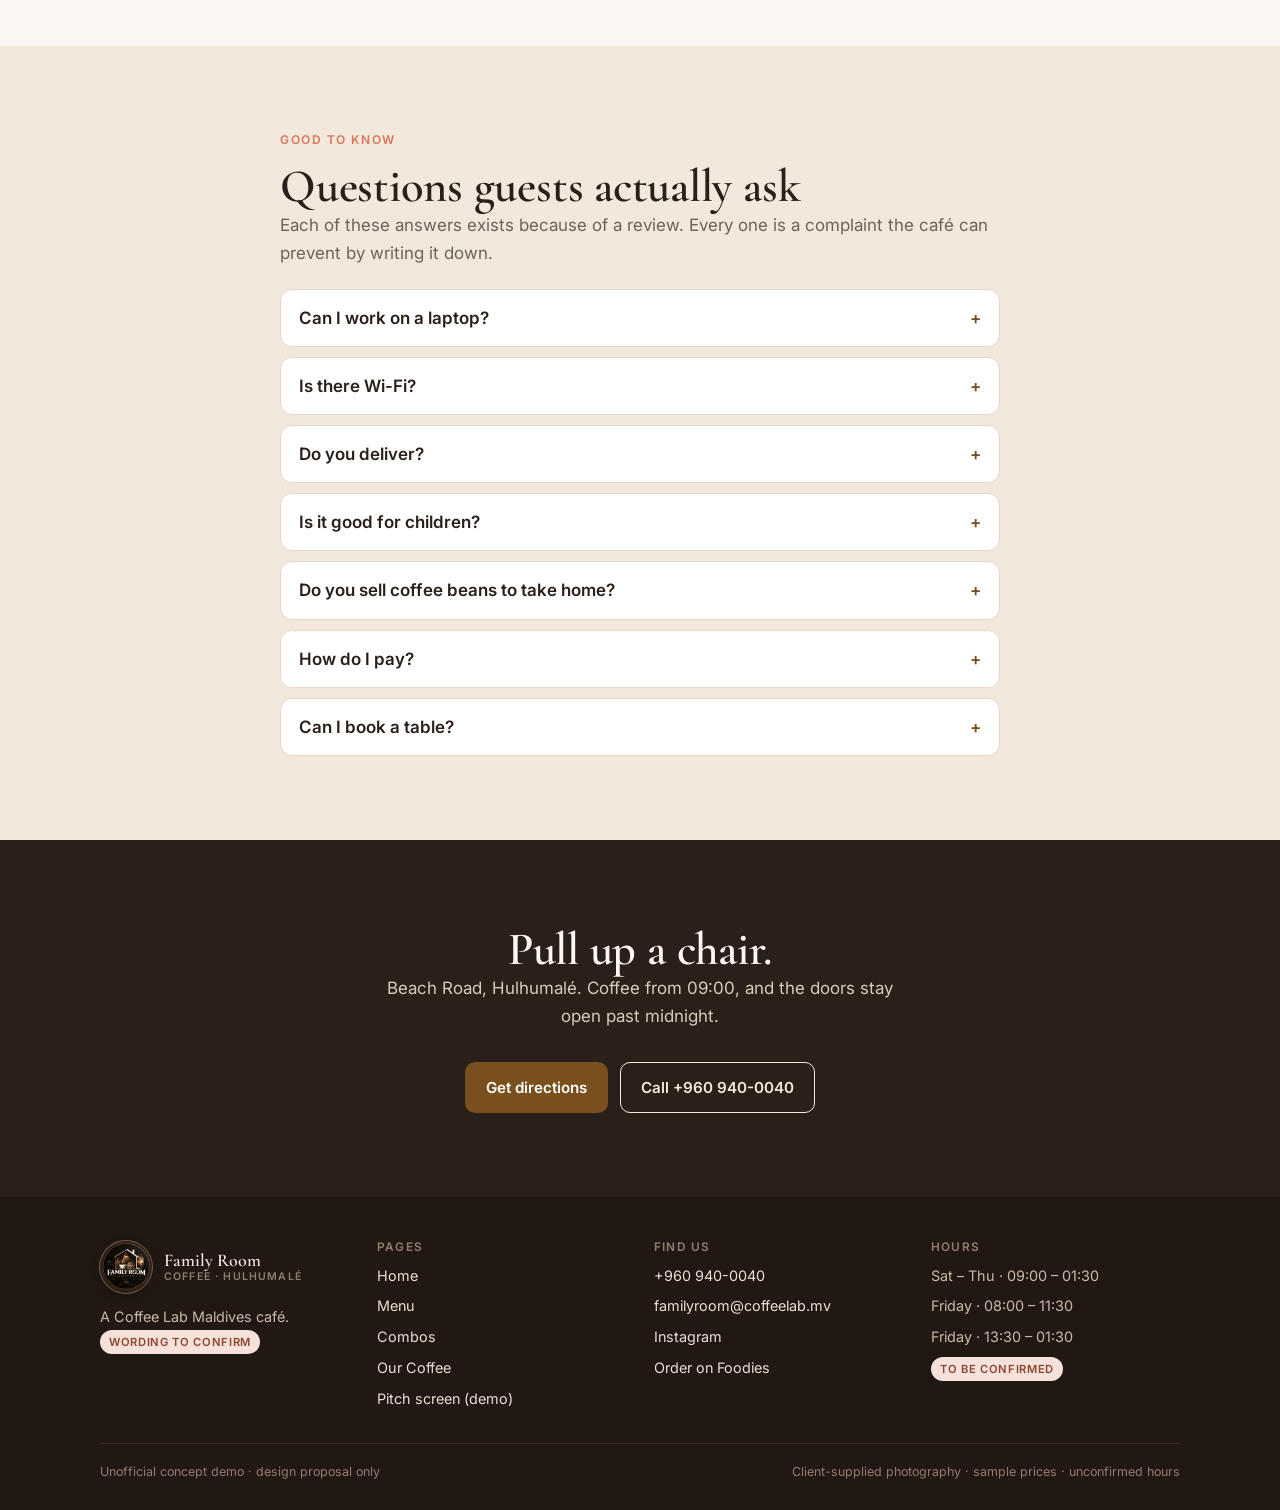
<file: visit.html>
<!doctype html>
<html lang="en">
<head>
<meta charset="utf-8">
<meta name="viewport" content="width=device-width,initial-scale=1,viewport-fit=cover">
<title>Visit &amp; FAQ | Family Room Coffee, Hulhumalé</title>
<meta name="description" content="Opening hours including the Friday break, directions, phone, payment and house rules for Family Room Coffee on Hulhumalé beach road.">
<meta name="robots" content="noindex,nofollow">
<link rel="icon" href="assets/img/favicon-32.png" sizes="32x32" type="image/png">
<link rel="icon" href="assets/img/favicon-16.png" sizes="16x16" type="image/png">
<link rel="icon" href="assets/img/favicon.ico" sizes="any">
<link rel="apple-touch-icon" href="assets/img/apple-touch-icon.png">
<link rel="preconnect" href="https://fonts.googleapis.com">
<link rel="preconnect" href="https://fonts.gstatic.com" crossorigin>
<link rel="stylesheet" href="https://fonts.googleapis.com/css2?family=Cormorant+Garamond:wght@400;500;600;700&family=Inter:wght@400;500;600&display=swap">
<link rel="stylesheet" href="assets/css/site.css">
</head>
<body>

<div class="demo-bar">
  <b>Concept demo.</b> An unofficial design proposal, not affiliated with or endorsed by Family Room Coffee.
  Hours, address and policies below are drawn from public listings and are <b>unconfirmed</b> — call before visiting.
</div>

<header class="site-head">
  <div class="wrap head-in">
    <a class="brand" href="index.html">
      <img class="mark" src="assets/img/logo.webp" width="256" height="256" alt="Family Room Coffee">
      <span class="name">Family Room<span class="sub">Coffee · Hulhumalé</span></span>
    </a>
    <button class="nav-toggle" type="button" aria-expanded="false" aria-controls="site-nav">Menu</button>
    <nav class="nav" id="site-nav" aria-label="Main">
      <a href="index.html">Home</a>
      <a href="menu.html">Menu</a>
      <a href="combos.html">Combos</a>
      <a href="our-coffee.html">Our Coffee</a>
      <a href="visit.html" aria-current="page">Visit</a>
      <a class="btn btn-primary btn-sm" href="tel:+9609400040">Call</a>
    </nav>
    <a class="btn btn-primary btn-sm" href="tel:+9609400040">Call +960 940-0040</a>
  </div>
</header>

<main>

<section style="padding-bottom:20px">
  <div class="wrap narrow">
    <p class="eyebrow">Visit</p>
    <h1 style="font-size:clamp(2rem,5vw,3.1rem)">Beach Road, Hulhumalé — next to SeaSide Grill.</h1>
    <p class="lede">Walk in, order at the counter, take a seat inside in the air conditioning or outside by the water.</p>
  </div>
</section>

<div class="today">
  <div class="wrap today-in">
    <span class="today-item">
      <span class="dot" data-open-dot aria-hidden="true"></span>
      <span class="status-text" data-open-text>Checking today’s hours…</span>
    </span>
    <span class="today-item"><a href="tel:+9609400040">+960 940-0040</a></span>
    <span class="today-item"><a href="mailto:familyroom@coffeelab.mv">familyroom@coffeelab.mv</a></span>
    <a class="btn btn-ghost btn-sm" href="https://www.google.com/maps/search/?api=1&amp;query=Family+Room+Coffee+Hulhumale" target="_blank" rel="noopener">Get directions</a>
  </div>
</div>

<section>
  <div class="wrap">
    <div class="info-cols">
      <div>
        <h2 style="font-size:1.6rem">Opening hours</h2>
        <p style="color:var(--driftwood);font-size:.93rem;margin-top:.5rem">Maldives time (UTC+5). Friday closes for prayers between 11:30 and 13:30.</p>
        <table class="hours" style="margin-top:14px">
          <thead><tr><th scope="col">Day</th><th scope="col">Hours</th></tr></thead>
          <tbody>
            <tr data-day="0"><td>Sunday</td><td>09:00 – 01:30</td></tr>
            <tr data-day="1"><td>Monday</td><td>09:00 – 01:30</td></tr>
            <tr data-day="2"><td>Tuesday</td><td>09:00 – 01:30</td></tr>
            <tr data-day="3"><td>Wednesday</td><td>09:00 – 01:30</td></tr>
            <tr data-day="4"><td>Thursday</td><td>09:00 – 01:30</td></tr>
            <tr data-day="5" class="friday"><td>Friday</td><td>08:00 – 11:30, 13:30 – 01:30</td></tr>
            <tr data-day="6"><td>Saturday</td><td>09:00 – 01:30</td></tr>
          </tbody>
        </table>
        <p class="note"><b>Hours to be confirmed.</b> These come from Tripadvisor only. Ramadan and public-holiday hours are not published anywhere — they belong here, and on the Google Business Profile, before each season.</p>

        <h2 style="font-size:1.6rem;margin-top:36px">Getting here</h2>
        <ul class="contact-list" style="margin-top:14px">
          <li><span class="k">Landmark</span>Next door to SeaSide Grill, near Fuana Inn and Loona Hotel</li>
          <li><span class="k">Address</span>Beach Road, Hulhumalé <span class="tag tag-tbc">exact lot to confirm</span></li>
          <li><span class="k">Airport</span>Velana International is a short taxi ride away <span class="tag tag-tbc">confirm</span></li>
          <li><span class="k">Parking</span>Listed as available <span class="tag tag-tbc">confirm</span></li>
        </ul>
        <p style="color:var(--driftwood);font-size:.9rem">Two addresses circulate online: Lot 20018, Beach Road (Phase 2) on Tripadvisor, and 10033 Nirolhu Magu on Google. The live site should publish one, and the same one everywhere.</p>
      </div>

      <div>
        <div class="map-embed">
          <iframe src="https://www.google.com/maps?q=Family+Room+Coffee,+Hulhumale,+Maldives&amp;output=embed"
            title="Map showing Family Room Coffee, Hulhumalé" loading="lazy"
            referrerpolicy="no-referrer-when-downgrade"></iframe>
        </div>
        <a class="map-open" href="https://www.google.com/maps/search/?api=1&amp;query=Family+Room+Coffee+Hulhumale" target="_blank" rel="noopener">
          <svg viewBox="0 0 24 24" fill="none" stroke="currentColor" stroke-width="1.6" stroke-linecap="round" stroke-linejoin="round"><path d="M12 21s7-6.2 7-11a7 7 0 1 0-14 0c0 4.8 7 11 7 11Z"/><circle cx="12" cy="10" r="2.5"/></svg>
          Open in Google Maps ↗
        </a>

        <h2 style="font-size:1.6rem;margin-top:44px;padding-top:28px;border-top:1px solid var(--rule)">Contact</h2>
        <ul class="contact-list" style="margin-top:20px">
          <li><span class="k">Phone</span><a href="tel:+9609400040">+960 940-0040</a></li>
          <li><span class="k">Email</span><a href="mailto:familyroom@coffeelab.mv">familyroom@coffeelab.mv</a> <span class="tag tag-tbc">confirm</span></li>
          <li><span class="k">WhatsApp</span>Not published <span class="tag tag-tbc">ask the café</span></li>
          <li><span class="k">Instagram</span><a href="https://www.instagram.com/familyroomcoffee.mv/" target="_blank" rel="noopener">@familyroomcoffee.mv</a></li>
          <li><span class="k">Delivery</span><a href="https://on.foodies.mv/restaurant/93" target="_blank" rel="noopener">Foodies</a> <span class="tag tag-tbc">is it active?</span></li>
        </ul>
        <div class="hero-cta" style="margin-top:28px">
          <a class="btn btn-primary" href="tel:+9609400040">Call</a>
          <a class="btn btn-outline" href="mailto:familyroom@coffeelab.mv">Email</a>
        </div>
      </div>
    </div>
  </div>
</section>

<section class="band" id="faq">
  <div class="wrap narrow">
    <p class="eyebrow">Good to know</p>
    <h2>Questions guests actually ask</h2>
    <p style="color:var(--driftwood)">Each of these answers exists because of a review. Every one is a complaint the café can prevent by writing it down.</p>
    <div class="faq">
      <details>
        <summary>Can I work on a laptop?</summary>
        <p><span class="tag tag-tbc">Answer to be confirmed.</span> A guest in January 2026 was asked to leave after about half an hour and told laptops were not allowed. If that is the rule at busy times, saying so here — plainly, with the times it applies — costs nothing and prevents the one-star review it caused.</p>
      </details>
      <details>
        <summary>Is there Wi-Fi?</summary>
        <p><span class="tag tag-tbc">To be confirmed.</span> Wi-Fi was praised regularly in reviews up to about 2021 and is still listed as a feature on Tripadvisor.</p>
      </details>
      <details>
        <summary>Do you deliver?</summary>
        <p><span class="tag tag-tbc">To be confirmed.</span> There is a listing on the Foodies app (restaurant #93), but whether it is active is not visible from outside. Takeaway is listed as available.</p>
      </details>
      <details>
        <summary>Is it good for children?</summary>
        <p><span class="tag tag-tbc">To be confirmed.</span> A kids’ corner was listed in 2019, and board games are part of the original concept. The hot chocolate has a long record with younger guests.</p>
      </details>
      <details>
        <summary>Do you sell coffee beans to take home?</summary>
        <p>Yes — 250 g bags under the Family Room Coffee label, currently Kagunyu (Kenya), Community Norte (Colombia) and Aricha Webanchi (Ethiopia). See <a href="our-coffee.html#origins">Our Coffee</a>. <span class="tag tag-tbc">Confirm current stock</span></p>
      </details>
      <details>
        <summary>How do I pay?</summary>
        <p><span class="tag tag-tbc">To be confirmed.</span> Visa and Mastercard are listed on Tripadvisor. Worth stating whether local transfer apps are accepted, since that is a common question.</p>
      </details>
      <details>
        <summary>Can I book a table?</summary>
        <p>No bookings are taken as far as we can tell — it is walk-in, order at the counter. <span class="tag tag-tbc">confirm</span></p>
      </details>
    </div>
  </div>
</section>

<section class="final">
  <div class="wrap">
    <h2>Pull up a chair.</h2>
    <p>Beach Road, Hulhumalé. Coffee from 09:00, and the doors stay open past midnight.</p>
    <div class="hero-cta">
      <a class="btn btn-primary" href="https://www.google.com/maps/search/?api=1&amp;query=Family+Room+Coffee+Hulhumale" target="_blank" rel="noopener">Get directions</a>
      <a class="btn btn-outline" href="tel:+9609400040">Call +960 940-0040</a>
    </div>
  </div>
</section>

</main>

<footer class="site-foot">
  <div class="wrap">
    <div class="foot-grid">
      <div>
        <span class="brand"><img class="mark" src="assets/img/logo.webp" width="256" height="256" alt="Family Room Coffee"><span class="name">Family Room<span class="sub">Coffee · Hulhumalé</span></span></span>
        <p style="margin:0">A Coffee Lab Maldives café. <span class="tag tag-tbc">wording to confirm</span></p>
      </div>
      <div>
        <h4>Pages</h4>
        <ul>
          <li><a href="index.html">Home</a></li>
          <li><a href="menu.html">Menu</a></li>
          <li><a href="combos.html">Combos</a></li>
          <li><a href="our-coffee.html">Our Coffee</a></li>
          <li><a href="pitch.html">Pitch screen (demo)</a></li>
        </ul>
      </div>
      <div>
        <h4>Find us</h4>
        <ul>
          <li><a href="tel:+9609400040">+960 940-0040</a></li>
          <li><a href="mailto:familyroom@coffeelab.mv">familyroom@coffeelab.mv</a></li>
          <li><a href="https://www.instagram.com/familyroomcoffee.mv/" target="_blank" rel="noopener">Instagram</a></li>
          <li><a href="https://on.foodies.mv/restaurant/93" target="_blank" rel="noopener">Order on Foodies</a></li>
        </ul>
      </div>
      <div>
        <h4>Hours</h4>
        <ul>
          <li>Sat – Thu · 09:00 – 01:30</li>
          <li>Friday · 08:00 – 11:30</li>
          <li>Friday · 13:30 – 01:30</li>
          <li><span class="tag tag-tbc">to be confirmed</span></li>
        </ul>
      </div>
    </div>
    <div class="foot-base">
      <span>Unofficial concept demo · design proposal only</span>
      <span>Client-supplied photography · sample prices · unconfirmed hours</span>
    </div>
  </div>
</footer>

<nav class="action-bar" aria-label="Quick actions">
  <a href="menu.html"><svg viewBox="0 0 24 24" fill="none" stroke="currentColor" stroke-width="1.8" stroke-linecap="round"><path d="M4 6h16M4 12h16M4 18h10"/></svg>Menu</a>
  <a href="https://www.google.com/maps/search/?api=1&amp;query=Family+Room+Coffee+Hulhumale" target="_blank" rel="noopener"><svg viewBox="0 0 24 24" fill="none" stroke="currentColor" stroke-width="1.8" stroke-linecap="round" stroke-linejoin="round"><path d="M12 21s7-6.2 7-11a7 7 0 1 0-14 0c0 4.8 7 11 7 11Z"/><circle cx="12" cy="10" r="2.5"/></svg>Directions</a>
  <a href="tel:+9609400040"><svg viewBox="0 0 24 24" fill="none" stroke="currentColor" stroke-width="1.8" stroke-linecap="round" stroke-linejoin="round"><path d="M5 3h3l2 5-2.5 1.5a11 11 0 0 0 5 5L14 12l5 2v3a2 2 0 0 1-2.2 2A16 16 0 0 1 3 5.2 2 2 0 0 1 5 3Z"/></svg>Call</a>
</nav>

<script src="assets/js/site.js" defer></script>
</body>
</html>
</file>
<file: assets/css/site.css>
/* Family Room Coffee — concept demo
   Palette and type direction from the website audit (sections 16 & blueprint). */

:root{
  color-scheme:light;
  --espresso:#2B1F1A;
  --brass:#7A4F1E;
  --brass-dark:#5E3C15;
  --crema:#E8D9C6;
  --crema-soft:#F2E8DC;
  --sand:#FAF7F2;
  --terracotta:#D9785B;
  --driftwood:#6E625A;
  --rule:#E3D8CA;
  --white:#FFFFFF;

  --display:"Cormorant Garamond","Iowan Old Style","Palatino Linotype",Georgia,serif;
  --body:"Inter","Helvetica Neue",Arial,system-ui,sans-serif;

  --wrap:1120px;
  --radius:12px;
  --shadow:0 1px 2px rgba(43,31,26,.06),0 8px 24px rgba(43,31,26,.06);
}

*,*::before,*::after{box-sizing:border-box}

html{-webkit-text-size-adjust:100%;scroll-behavior:smooth}
@media (prefers-reduced-motion:reduce){html{scroll-behavior:auto}}

body{
  margin:0;
  background:var(--sand);
  color:var(--espresso);
  font-family:var(--body);
  font-size:17px;
  line-height:1.65;
  -webkit-font-smoothing:antialiased;
}

img{max-width:100%;height:auto;display:block}
a{color:var(--brass);text-underline-offset:3px}
a:hover{color:var(--brass-dark)}
:focus-visible{outline:3px solid var(--brass);outline-offset:3px;border-radius:4px}

h1,h2,h3,h4{
  font-family:var(--display);
  font-weight:600;
  line-height:1.08;
  letter-spacing:-.005em;
  text-wrap:balance;
  margin:0;
}
/* Cormorant has a small x-height and a light stem, so the display scale runs
   larger than a grotesque would at the same optical weight. */
h1{font-size:clamp(2.6rem,7vw,4.6rem)}
h2{font-size:clamp(2rem,4.6vw,2.9rem)}
h3{font-size:1.35rem;font-weight:600}
p{margin:0 0 1rem}
.lede{font-size:clamp(1.05rem,2.2vw,1.25rem);color:var(--driftwood);max-width:60ch}

.wrap{max-width:var(--wrap);margin:0 auto;padding-inline:20px}
.narrow{max-width:760px}
section{padding-block:clamp(48px,7vw,84px)}
.band{background:var(--crema-soft)}
.eyebrow{
  font-size:.75rem;font-weight:600;letter-spacing:.13em;text-transform:uppercase;
  color:var(--terracotta);margin:0 0 .7rem;
}
.tabnum{font-variant-numeric:tabular-nums}

/* ---------- demo ribbon ---------- */
.demo-bar{
  background:var(--espresso);color:#F3E9DE;
  font-size:.78rem;line-height:1.5;letter-spacing:.01em;
  padding:8px 20px;text-align:center;
}
@media (max-width:920px){.demo-bar{font-size:.71rem;line-height:1.42;padding:6px 14px}}
.demo-bar b{color:var(--terracotta);font-weight:600}
.demo-bar a{color:#F3E9DE}

/* ---------- header ---------- */
.site-head{
  position:sticky;top:0;z-index:40;
  background:rgba(250,247,242,.94);
  backdrop-filter:blur(8px);
  border-bottom:1px solid var(--rule);
}
.head-in{display:flex;align-items:center;gap:20px;min-height:68px}
.brand{display:flex;align-items:center;gap:12px;text-decoration:none;color:var(--espresso);margin-right:auto}
/* The client's own sign, not a text initial -- sized up from the 36px badge
   it replaces so it actually reads as the café's mark, with a soft warm ring
   behind it so it holds its own against both the pale header and the hero's
   dark field. */
.brand .mark{
  width:52px;height:52px;border-radius:50%;flex:none;
  object-fit:cover;background:var(--espresso);
  box-shadow:0 0 0 1px rgba(122,79,30,.35),0 2px 10px rgba(43,31,26,.28);
  transition:box-shadow .3s ease,transform .3s ease;
}
.brand:hover .mark{box-shadow:0 0 0 1px rgba(122,79,30,.55),0 3px 16px rgba(122,79,30,.4);transform:scale(1.04)}
@media (prefers-reduced-motion:reduce){.brand:hover .mark{transform:none}}
.brand .name{font-family:var(--display);font-size:1.12rem;font-weight:600;line-height:1.1}
.brand .sub{display:block;font-family:var(--body);font-size:.66rem;letter-spacing:.11em;text-transform:uppercase;color:var(--driftwood)}

.nav{display:flex;align-items:center;gap:6px}
.nav a{
  font-size:.94rem;font-weight:500;text-decoration:none;color:var(--espresso);
  padding:8px 12px;border-radius:8px;
}
.nav a:hover{background:var(--crema)}
.nav a[aria-current="page"]{color:var(--brass);background:var(--crema-soft)}

.btn{
  display:inline-flex;align-items:center;justify-content:center;gap:8px;
  font-family:var(--body);font-size:.95rem;font-weight:600;text-decoration:none;
  padding:12px 20px;border-radius:10px;border:1.5px solid transparent;
  cursor:pointer;transition:background-color .18s ease,color .18s ease,border-color .18s ease;
}
.btn-primary{background:var(--brass);color:#fff}
.btn-primary:hover{background:var(--brass-dark);color:#fff}
.btn-outline{border-color:var(--espresso);color:var(--espresso);background:transparent}
.btn-outline:hover{background:var(--espresso);color:var(--sand)}
.btn-ghost{border-color:var(--rule);color:var(--espresso);background:var(--white)}
.btn-ghost:hover{border-color:var(--brass);color:var(--brass)}
.btn-sm{padding:9px 15px;font-size:.88rem}

.nav-toggle{
  display:none;background:var(--white);border:1.5px solid var(--rule);border-radius:10px;
  padding:9px 12px;font:inherit;font-size:.9rem;font-weight:600;color:var(--espresso);cursor:pointer;
}

.nav .btn{display:none}

@media (max-width:860px){
  .nav-toggle{display:inline-flex;align-items:center;gap:8px}
  .nav .btn{display:inline-flex}
  .head-in{min-height:60px}
  .nav{
    display:none;position:absolute;left:0;right:0;top:100%;
    flex-direction:column;align-items:stretch;gap:2px;
    background:var(--sand);border-bottom:1px solid var(--rule);
    padding:10px 20px 18px;
  }
  .nav.open{display:flex}
  .nav a{padding:12px 10px;font-size:1rem;border-bottom:1px solid var(--rule)}
  .nav .btn{margin-top:10px}
  .head-in .btn-primary:not(.nav .btn){display:none}
}

/* ---------- shared button row (also used by the final CTA blocks) ---------- */
.hero-cta{display:flex;flex-wrap:wrap;gap:12px;margin-top:2rem}

/* ---------- today strip ---------- */
.today{background:var(--crema);border-block:1px solid var(--rule)}
.today-in{
  display:flex;flex-wrap:wrap;align-items:center;gap:12px 28px;
  padding-block:16px;font-size:.95rem;
}
.today-item{display:flex;align-items:center;gap:9px}
.today-item a{color:var(--espresso);text-decoration:none;font-weight:500}
.today-item a:hover{text-decoration:underline}
.dot{width:10px;height:10px;border-radius:50%;flex:none;background:var(--driftwood)}
.dot.is-open{background:var(--terracotta);box-shadow:0 0 0 4px rgba(217,120,91,.22)}
.dot.is-closed{background:var(--driftwood);box-shadow:0 0 0 4px rgba(110,98,90,.18)}
.today .status-text{font-weight:600}
.today .btn{margin-left:auto}
@media (max-width:700px){.today .btn{margin-left:0;width:100%}}

/* ---------- generic grids ---------- */
.grid{display:grid;gap:18px}
.grid-2{grid-template-columns:repeat(auto-fit,minmax(280px,1fr))}
.grid-3{grid-template-columns:repeat(auto-fit,minmax(300px,1fr))}
.grid-4{grid-template-columns:repeat(auto-fit,minmax(210px,1fr))}
.section-head{display:flex;flex-wrap:wrap;align-items:end;justify-content:space-between;gap:16px;margin-bottom:28px}
.section-head p{margin:.5rem 0 0}

/* ---------- counter cards ---------- */
.card{
  background:var(--white);border:1px solid var(--rule);border-radius:var(--radius);
  overflow:hidden;display:flex;flex-direction:column;
}
.card figure{margin:0;overflow:hidden;background:var(--crema-soft)}
.card figure img{aspect-ratio:4/3;object-fit:cover;width:100%;height:auto;transition:transform .35s ease}
.card:hover figure img{transform:scale(1.04)}
@media (prefers-reduced-motion:reduce){.card:hover figure img{transform:none}}
.card-body{padding:16px 18px 18px;display:flex;flex-direction:column;gap:6px;flex:1}
.card-body h3{font-size:1.22rem;font-weight:600}
.card-body p{margin:0;font-size:.92rem;color:var(--driftwood)}
.price{
  margin-top:auto;padding-top:10px;font-weight:600;font-size:.95rem;
  color:var(--espresso);display:flex;justify-content:space-between;align-items:baseline;gap:10px;
}
.price .tbc{font-weight:400;font-size:.78rem;color:var(--driftwood)}

/* ---------- taster row: a one-line taste of the menu on the homepage,
   roughly a quarter the height of the six-card grid it replaced -- the
   detail (description, every dish) stays on menu.html, one click away. ---------- */
.taster{padding-block:clamp(32px,5vw,52px)}
.taster-row{
  list-style:none;margin:0;padding:0;display:flex;flex-wrap:wrap;
  gap:22px 20px;
}
.taster-row li{
  display:flex;flex-direction:column;align-items:center;text-align:center;
  width:104px;gap:2px;
}
.taster-row img{
  width:84px;height:84px;border-radius:50%;object-fit:cover;
  border:1px solid var(--rule);margin-bottom:8px;
}
.taster-row b{font-size:.86rem;font-weight:600;line-height:1.25}
.taster-row span{font-size:.8rem;color:var(--driftwood);font-variant-numeric:tabular-nums}
@media (max-width:480px){
  .taster-row{gap:18px 14px}
  .taster-row li{width:78px}
  .taster-row img{width:66px;height:66px;margin-bottom:6px}
  .taster-row b{font-size:.78rem}
  .taster-row span{font-size:.74rem}
}

/* ---------- combos ---------- */
.combo-card{
  background:var(--white);border:1px solid var(--rule);border-radius:var(--radius);
  overflow:hidden;display:flex;flex-direction:column;
}
.combo-figs{
  display:grid;grid-template-columns:1fr auto 1fr;align-items:center;
  gap:0;background:var(--crema-soft);padding:18px;
}
.combo-figs img{
  width:100%;aspect-ratio:1/1;object-fit:cover;border-radius:50%;
  border:3px solid var(--white);box-shadow:var(--shadow);
}
.combo-figs img:first-child{justify-self:end;margin-right:-14px}
.combo-figs img:last-child{justify-self:start;margin-left:-14px}
.combo-plus{
  position:relative;z-index:2;width:30px;height:30px;border-radius:50%;
  background:var(--brass);color:#fff;display:grid;place-items:center;
  font-size:1.1rem;font-weight:600;box-shadow:0 0 0 3px var(--white);
}
.combo-card .card-body h3{font-size:1.15rem}
.combo-was{font-weight:400;font-size:.8rem;color:var(--driftwood);text-decoration:line-through;text-decoration-color:var(--rule)}
@media (max-width:600px){
  .combo-grid{grid-template-columns:1fr}
}

/* ---------- reasons ---------- */
.reason{display:flex;flex-direction:column;gap:10px}
.reason .ico{
  width:44px;height:44px;border-radius:11px;background:var(--crema);
  display:grid;place-items:center;color:var(--espresso);flex:none;
}
.reason .ico svg{width:24px;height:24px}
.reason h3{font-size:1.2rem}
.reason p{margin:0;font-size:.93rem;color:var(--driftwood)}

/* ---------- gallery ---------- */
.gallery{display:grid;grid-template-columns:repeat(auto-fit,minmax(290px,1fr));gap:12px}
.gallery figure{margin:0;border-radius:var(--radius);overflow:hidden;background:var(--crema-soft);position:relative}
.gallery img{aspect-ratio:1/1;object-fit:cover;width:100%;height:auto;transition:transform .35s ease}
.gallery figure:hover img{transform:scale(1.05)}
@media (prefers-reduced-motion:reduce){.gallery figure:hover img{transform:none}}
.gallery figcaption{
  position:absolute;inset-inline:0;bottom:0;padding:8px 10px;
  font-size:.72rem;color:#F3E9DE;background:linear-gradient(transparent,rgba(43,31,26,.8));
}

/* ---------- ratings ---------- */
.badges{display:grid;grid-template-columns:repeat(auto-fit,minmax(220px,1fr));gap:14px}
.badge{
  display:block;background:var(--white);border:1px solid var(--rule);border-radius:var(--radius);
  padding:18px 20px;text-decoration:none;color:var(--espresso);
}
.badge:hover{border-color:var(--brass)}
.badge b{display:block;font-family:var(--display);font-size:1.7rem;font-weight:600;line-height:1.1}
.badge span{display:block;font-size:.85rem;color:var(--driftwood);margin-top:4px}
.quote{
  background:var(--white);border:1px solid var(--rule);border-left:3px solid var(--terracotta);
  border-radius:var(--radius);padding:18px 20px;
}
.quote p{font-family:var(--display);font-size:1.12rem;line-height:1.4;margin:0 0 10px}
.quote footer{font-size:.8rem;color:var(--driftwood)}

/* ---------- tags & notes ---------- */
.tag{
  display:inline-block;font-size:.7rem;font-weight:600;letter-spacing:.06em;text-transform:uppercase;
  padding:3px 9px;border-radius:999px;background:var(--crema);color:var(--espresso);
  vertical-align:middle;
}
.tag-tbc{background:#F6E2DA;color:#8C4630}
.note{
  background:var(--white);border:1px dashed var(--terracotta);border-radius:var(--radius);
  padding:14px 16px;font-size:.9rem;color:var(--driftwood);margin:20px 0;
}
.note b{color:var(--espresso)}

/* ---------- hours + info ---------- */
.info-cols{display:grid;grid-template-columns:repeat(auto-fit,minmax(300px,1fr));gap:clamp(32px,5vw,64px);align-items:start}
.hours{width:100%;border-collapse:collapse;background:var(--white);border:1px solid var(--rule);border-radius:var(--radius);overflow:hidden}
.hours th,.hours td{text-align:left;padding:11px 16px;border-bottom:1px solid var(--rule);font-size:.94rem}
.hours th{font-size:.72rem;letter-spacing:.08em;text-transform:uppercase;color:var(--driftwood);background:var(--crema-soft)}
.hours tr:last-child td{border-bottom:0}
.hours td:last-child{text-align:right;font-variant-numeric:tabular-nums;white-space:nowrap}
@media (max-width:420px){
  .hours th,.hours td{padding:10px 12px;font-size:.88rem}
  .hours td:last-child{white-space:normal}
}
.hours tr.is-today td{background:#FFFDF8;font-weight:600}
.hours tr.friday td{background:var(--crema-soft)}
.hours tr.friday td:first-child::after{content:" · prayer break";font-weight:400;font-size:.8rem;color:var(--driftwood)}

/* A real embed: a search query (café name + area), not a pin, since the two
   addresses on record disagree and Google resolves the query itself. No API
   key needed for this "?q=...&output=embed" form. */
.map-embed{
  position:relative;width:100%;aspect-ratio:4/3;max-height:420px;
  border:1px solid var(--rule);border-radius:var(--radius);overflow:hidden;
  background:var(--crema-soft);
}
.map-embed iframe{width:100%;height:100%;border:0;display:block}
.map-open{
  display:inline-flex;align-items:center;gap:8px;margin-top:16px;
  font-size:.92rem;font-weight:600;color:var(--brass);text-decoration:none;
}
.map-open:hover{color:var(--brass-dark);text-decoration:underline}
.map-open svg{width:18px;height:18px;flex:none}

.contact-list{list-style:none;margin:0;padding:0;display:grid;gap:16px}
.contact-list li{display:flex;flex-wrap:wrap;gap:4px 14px;align-items:baseline;font-size:.95rem;line-height:1.5;overflow-wrap:anywhere}
.contact-list .k{flex:none;width:6.5rem;font-size:.74rem;letter-spacing:.07em;text-transform:uppercase;color:var(--driftwood)}
@media (max-width:540px){.contact-list .k{width:100%}}

/* ---------- menu page ---------- */
.menu-tabs{
  position:sticky;top:68px;z-index:30;background:var(--sand);
  border-bottom:1px solid var(--rule);overflow-x:auto;
  -webkit-overflow-scrolling:touch;scrollbar-width:none;
}
.menu-tabs::-webkit-scrollbar{display:none}
.menu-tabs .wrap{display:flex;gap:8px;padding-block:12px;white-space:nowrap}
.menu-tabs a{
  font-size:.88rem;font-weight:600;text-decoration:none;color:var(--espresso);
  padding:7px 14px;border:1.5px solid var(--rule);border-radius:999px;background:var(--white);
}
.menu-tabs a:hover,.menu-tabs a.active{border-color:var(--brass);color:var(--brass)}
@media (max-width:860px){.menu-tabs{top:60px}}

.menu-group{padding-block:clamp(32px,5vw,52px);scroll-margin-top:130px}
.menu-group+.menu-group{border-top:1px solid var(--rule)}
.menu-list{list-style:none;margin:18px 0 0;padding:0}
.menu-list li{
  display:flex;align-items:baseline;gap:14px;
  padding:13px 0;border-bottom:1px solid var(--rule);
}
.menu-list li:last-child{border-bottom:0}
.menu-list .item{flex:1;min-width:0}
.menu-list .item b{font-weight:600;font-size:1.02rem}
.menu-list .item span{display:block;font-size:.86rem;color:var(--driftwood)}
.menu-list .amt{
  flex:none;font-variant-numeric:tabular-nums;font-weight:600;
  color:var(--driftwood);font-size:.95rem;
}

/* ---------- faq ---------- */
.faq{display:grid;gap:10px;margin-top:22px}
.faq details{background:var(--white);border:1px solid var(--rule);border-radius:var(--radius);padding:14px 18px}
.faq summary{font-weight:600;cursor:pointer;list-style:none;display:flex;justify-content:space-between;gap:12px}
.faq summary::-webkit-details-marker{display:none}
.faq summary::after{content:"+";color:var(--brass);font-weight:600}
.faq details[open] summary::after{content:"–"}
.faq p{margin:.7rem 0 0;font-size:.94rem;color:var(--driftwood)}

/* ---------- story / our coffee ---------- */
.split{display:grid;grid-template-columns:repeat(auto-fit,minmax(300px,1fr));gap:clamp(24px,4vw,48px);align-items:center}
.split figure{margin:0;border-radius:var(--radius);overflow:hidden;background:var(--crema-soft)}
.split figure img{aspect-ratio:3/2;object-fit:cover;width:100%;height:auto}
.steps{counter-reset:step;list-style:none;margin:24px 0 0;padding:0;display:grid;gap:16px}
.steps li{
  counter-increment:step;background:var(--white);border:1px solid var(--rule);
  border-radius:var(--radius);padding:18px 20px 18px 62px;position:relative;
}
.steps li::before{
  content:counter(step);position:absolute;left:20px;top:18px;
  width:28px;height:28px;border-radius:50%;background:var(--crema);
  font-family:var(--display);font-weight:600;font-size:.95rem;
  display:grid;place-items:center;color:var(--espresso);
}
.steps h3{font-size:1.18rem;margin-bottom:4px}
.steps p{margin:0;font-size:.93rem;color:var(--driftwood)}

/* ---------- final cta ---------- */
.final{background:var(--espresso);color:#F3E9DE;text-align:center}
.final h2{color:#FFF9F1}
.final p{color:#D9CBBC;max-width:46ch;margin-inline:auto}
.final .hero-cta{justify-content:center}
.final .btn-outline{border-color:#F3E9DE;color:#F3E9DE}
.final .btn-outline:hover{background:#F3E9DE;color:var(--espresso)}

/* ---------- footer ---------- */
.site-foot{background:#221813;color:#C9B9A9;font-size:.9rem;padding-block:44px 28px}
.site-foot a{color:#EADFD2;text-decoration:none}
.site-foot a:hover{text-decoration:underline}
.foot-grid{display:grid;grid-template-columns:repeat(auto-fit,minmax(200px,1fr));gap:28px}
.foot-grid h4{font-size:.74rem;letter-spacing:.1em;text-transform:uppercase;color:#8E7E70;font-family:var(--body);margin-bottom:10px}
.foot-grid ul{list-style:none;margin:0;padding:0;display:grid;gap:7px}
.site-foot .brand{color:#F3E9DE;margin-bottom:12px}
.site-foot .brand .mark{box-shadow:0 0 0 1px rgba(232,203,166,.4),0 2px 10px rgba(0,0,0,.3)}
.site-foot .brand .sub{color:#8E7E70}
.foot-base{
  margin-top:32px;padding-top:18px;border-top:1px solid #3A2C24;
  display:flex;flex-wrap:wrap;gap:8px 20px;justify-content:space-between;font-size:.78rem;color:#8E7E70;
}

/* ---------- sticky mobile action bar ---------- */
.action-bar{display:none}
@media (max-width:760px){
  body{padding-bottom:66px}
  .action-bar{
    display:grid;grid-template-columns:repeat(3,1fr);
    position:fixed;inset-inline:0;bottom:0;z-index:50;
    background:var(--white);border-top:1px solid var(--rule);
    padding:8px 8px calc(8px + env(safe-area-inset-bottom,0px));
    box-shadow:0 -4px 16px rgba(43,31,26,.08);
  }
  .action-bar a{
    display:grid;place-items:center;gap:3px;text-decoration:none;
    color:var(--espresso);font-size:.72rem;font-weight:600;padding:6px 4px;border-radius:9px;
  }
  .action-bar a:hover{background:var(--crema-soft)}
  .action-bar svg{width:20px;height:20px}
}

/* ---------- pitch page ---------- */
.serp{
  background:var(--white);border:1px solid var(--rule);border-radius:var(--radius);
  padding:18px 20px;font-family:Arial,sans-serif;
}
.serp .title{color:#1a0dab;font-size:1.05rem;margin-bottom:2px}
.serp .url{color:#0f7b3f;font-size:.82rem;word-break:break-all}
.serp .snippet{color:#4d5156;font-size:.86rem;margin-top:6px}
.serp .buttons{display:flex;gap:8px;margin-top:14px;flex-wrap:wrap}
.serp .fakebtn{
  border:1px solid #dadce0;border-radius:6px;padding:6px 14px;font-size:.8rem;color:#1a73e8;
}
.serp .fakebtn.bad{border-color:#e8b4ad;color:#a3312a}
.serp .fakebtn.good{border-color:#a9d6c6;color:#0f7b3f}
.compare{display:grid;grid-template-columns:repeat(auto-fit,minmax(300px,1fr));gap:20px;margin-top:24px}
.compare h3{margin-bottom:10px}
.compare .verdict-line{font-size:.85rem;color:var(--driftwood);margin-top:10px}

/* ---------- menu thumbnails ---------- */
.menu-list li{align-items:center}
.menu-thumb{
  flex:none;width:68px;height:68px;border-radius:9px;object-fit:cover;
  background:var(--crema-soft);border:1px solid var(--rule);
}
@media (max-width:480px){.menu-thumb{width:54px;height:54px;border-radius:8px}}

/* ---------- coffee origin cards ---------- */
.origins{display:grid;grid-template-columns:repeat(auto-fit,minmax(240px,1fr));gap:16px;margin:22px 0 0}
.origin{
  background:var(--white);border:1px solid var(--rule);border-radius:var(--radius);
  overflow:hidden;display:flex;flex-direction:column;
}
.origin img{width:100%;aspect-ratio:4/5;object-fit:cover;height:auto}
.origin-body{padding:15px 17px 17px}
.origin h3{font-size:1.25rem;font-weight:600;margin:0}
.origin .region{
  display:block;font-size:.72rem;letter-spacing:.07em;text-transform:uppercase;
  color:var(--terracotta);margin:.3rem 0 .5rem;
}
.origin .notes{font-family:var(--display);font-size:1rem;color:var(--espresso);margin:0 0 .5rem}
.origin dl{display:grid;grid-template-columns:auto 1fr;gap:2px 10px;margin:0;font-size:.8rem}
.origin dt{color:var(--driftwood);text-transform:uppercase;letter-spacing:.05em;font-size:.68rem;padding-top:2px}
.origin dd{margin:0;color:var(--espresso)}


/* Inside a group that has photographs, rows without one still reserve the
   thumbnail column so the item names stay on one vertical line. */
.menu-thumb--empty{border-color:transparent;background:transparent}


/* =========================================================================
   Hero — scroll-driven orbit of the drinks we pour
   ========================================================================= */
/* The generic section rule adds up to 84px of block padding; the hero is a
   full-bleed sticky stage and must not carry it, or the track starts below
   the fold and the stage overhangs. */
.orb{--head:68px;--orb-steam:1;position:relative;padding:0;background:#120E0C;color:#F3E9DE}
/* The scene's dark field is carried up behind the (transparent) header, so the
   nav reads as floating inside the hero instead of sitting on a pale band.
   hero.js writes --head from the measured header height, which makes the cap
   meet the demo notice exactly. */
.orb::before{
  content:"";position:absolute;left:0;right:0;bottom:100%;
  height:var(--head);background:#120E0C;pointer-events:none;
}
.orb-track{position:relative;height:420vh}
.orb-stage{
  /* --orb-h is set by hero.js from the measured header + notice height; the
     calc() is the pre-script fallback. */
  position:sticky;top:var(--head);height:var(--orb-h,calc(100vh - var(--head)));
  overflow:hidden;display:grid;align-content:center;justify-items:center;
  gap:clamp(6px,1.4vh,18px);padding:18px 20px 22px;box-sizing:border-box;
}

/* ambience */
.orb-glow{
  position:absolute;inset:0;z-index:0;pointer-events:none;
  background:
    radial-gradient(44% 36% at 50% 52%,rgba(226,166,104,.24),transparent 70%),
    radial-gradient(90% 64% at 82% 6%,rgba(122,79,30,.16),transparent 74%);
}
.orb-vig{
  position:absolute;inset:0;z-index:6;pointer-events:none;
  background:radial-gradient(118% 88% at 50% 50%,transparent 44%,rgba(8,6,5,.72) 100%);
}

/* brand block */
.orb-copy{
  position:relative;z-index:5;text-align:center;max-width:46rem;
  /* Holds the stage alone through the opening beat, then yields. --orb-intro
     and --orb-read are written by hero.js from the scroll position. */
  opacity:calc(.34 + .66 * var(--orb-intro,1));
  transform:translate3d(0,calc((1 - var(--orb-intro,1)) * -14px),0);
}
/* The client's mark, held quietly at the top of the opening beat -- a fixed
   presence, not scroll-driven, so it reads before anything starts moving. */
.orb-logo{
  width:clamp(56px,7vw,76px);height:clamp(56px,7vw,76px);border-radius:50%;
  object-fit:cover;margin:0 0 1.1rem;
  box-shadow:0 0 0 1.5px rgba(241,230,217,.55),0 0 44px rgba(232,203,166,.22);
}
.orb-brand{
  font-size:.68rem;font-weight:500;letter-spacing:.34em;text-transform:uppercase;
  color:#C9A47C;margin:0;
}
.orb-copy h1{
  font-size:clamp(2rem,4.4vw,3.6rem);color:#FFF9F1;margin:.75rem 0 0;
  font-weight:400;line-height:1.06;letter-spacing:-.004em;
  text-shadow:0 2px 30px rgba(8,6,5,.75);
}
.orb-copy h1 em{font-style:italic;color:#E8CBA6}

/* the orbit */
.orb-scene{
  position:relative;z-index:3;width:100%;max-width:880px;
  height:clamp(230px,42vh,430px);
}
.orb-node{
  position:absolute;left:50%;top:50%;margin-left:-0.5px;margin-top:-0.5px;
  width:120px;height:120px;border-radius:50%;
  transform-origin:50% 50%;will-change:transform,opacity,filter;
  /* centre the node on its own box, then let JS place it */
  translate:-50% -50%;
}
/* Cut out, not framed: each drink is its own photograph's silhouette --
   the cup's own edge, not a disc laid over a square crop -- so it reads as
   the cup floating in the hero's dark field rather than a photo in a
   window. object-fit:contain keeps each cutout's own aspect ratio inside
   the (invisible) square the orbit positions; a drop-shadow is what
   grounds it in space instead of a frame. JS appends a blur() to this same
   filter per frame for depth-of-field, so the base shadow lives here and
   the rule stays the one place either has to agree on order. */
.orb-node img{
  width:100%;height:100%;object-fit:contain;display:block;
  filter:drop-shadow(0 10px 16px rgba(8,5,4,.45));
}
.orb-steam{
  position:absolute;left:50%;bottom:56%;width:38%;height:40%;
  transform:translateX(-50%);z-index:60;pointer-events:none;
  mix-blend-mode:screen;opacity:var(--orb-steam);
  transition:opacity .6s ease;
}

/* featured read-out */
.orb-readout{
  position:relative;z-index:5;text-align:center;max-width:32rem;
  /* Fully legible from the first frame -- an opening beat is quiet, not
     half-rendered -- and the whole block recedes together at the hand-off.
     --orb-read only settles it upward as the orbit wakes, which reads as
     anticipation without costing any contrast. */
  opacity:var(--orb-out,1);
  transform:translate3d(0,calc((1 - var(--orb-read,1)) * 14px),0);
}
.orb-name{
  font-family:var(--display);font-size:clamp(1.55rem,3vw,2.3rem);font-weight:500;
  color:#FFF9F1;margin:0;letter-spacing:.01em;
}
.orb-desc{
  font-size:.95rem;color:#CDBCAA;margin:.45rem 0 0;min-height:2.8em;
  letter-spacing:.005em;
}
/* a hairline that grows with the scroll, in place of a progress bar */
.orb-rule{
  width:min(30rem,74vw);height:1px;margin:1.35rem auto 0;
  background:linear-gradient(90deg,transparent,rgba(233,203,166,.5),transparent);
  transform:scaleX(calc(.25 + .75 * var(--orb-p,0)));
  transform-origin:center;
}
@keyframes orbIn{from{opacity:0;transform:translateY(7px)}to{opacity:1;transform:none}}
.orb-name.is-in{animation:orbIn .5s cubic-bezier(.2,.8,.2,1) both}
.orb-desc.is-in{animation:orbIn .5s cubic-bezier(.2,.8,.2,1) .06s both}
.orb-cta{display:flex;flex-wrap:wrap;gap:12px;justify-content:center;margin-top:1.4rem}
.orb .btn-outline{border-color:#F3E9DE;color:#F3E9DE}
.orb .btn-outline:hover{background:#F3E9DE;color:var(--espresso)}
.orb-dots{
  list-style:none;display:flex;gap:10px;justify-content:center;align-items:center;
  margin:1.15rem 0 0;padding:0;
}
.orb-dot{
  width:22px;height:1px;background:rgba(243,233,222,.2);
  transition:background-color .6s ease,transform .6s ease;
}
.orb-dot.is-on{background:#E8CBA6;transform:scaleY(2)}
.orb-cue{
  margin:.9rem 0 0;font-size:.62rem;letter-spacing:.24em;text-transform:uppercase;
  color:#8B7C6E;opacity:var(--orb-intro,1);
}

/* ---------- one column ---------- */
@media (max-width:920px){
  .orb{--head:60px}
  .orb-track{height:380vh}
  .orb-stage{height:var(--orb-h,calc(100svh - var(--head)));padding:14px 16px calc(78px + env(safe-area-inset-bottom,0px))}
  .orb-scene{height:clamp(190px,32svh,290px)}
  .orb-logo{width:44px;height:44px;margin-bottom:.7rem}
  .orb-copy h1{font-size:clamp(1.35rem,5.4vw,1.8rem)}
  .orb-desc{font-size:.88rem;min-height:3.4em}
  .orb-cue{display:none}
}
@media (max-width:430px){
  .orb-scene{height:clamp(168px,27svh,230px)}
  .orb-copy h1{font-size:clamp(1.2rem,5.6vw,1.5rem)}
  .orb-brand{font-size:.64rem;letter-spacing:.18em}
  .orb-logo{width:38px;height:38px;margin-bottom:.55rem}
}
@media (max-height:720px) and (min-width:921px){
  .orb-scene{height:clamp(200px,34vh,320px)}
  .orb-cue{display:none}
  .orb-logo{display:none}
}

/* ---------- no motion: a static line-up, nothing scroll-linked ---------- */
@media (prefers-reduced-motion:reduce){
  .orb-track{height:auto}
  .orb-stage{
    position:static;height:auto !important;padding-block:clamp(36px,6vw,72px);
  }
  .orb-scene{
    /* !important because the height-aware trims further down the sheet pin a
       fixed scene height for the orbit; here the line-up sets its own, or the
       wrapped row lands on top of the read-out. */
    height:auto !important;display:flex;flex-wrap:wrap;gap:18px;
    align-items:center;justify-content:center;max-width:920px;
  }
  .orb-node{
    position:static;left:auto;top:auto;translate:none;transform:none !important;
    opacity:1 !important;filter:none !important;
    width:clamp(84px,17vw,132px);height:clamp(84px,17vw,132px);
  }
  .orb-node.is-featured{width:clamp(150px,30vw,230px);height:clamp(150px,30vw,230px);order:-1}
  /* the scroll-linked custom properties are meaningless without scroll */
  .orb-readout{opacity:1 !important;transform:none !important}
  .orb-rule{transform:none !important}
  .orb-copy{opacity:1 !important;transform:none !important}
  .orb-steam{display:none}
  .orb-dots{display:none}
  .orb-desc{min-height:0}
  .orb-name.is-in,.orb-desc.is-in{animation:none}
}

/* =========================================================================
   Navigation — minimal over the hero, solid once the page moves
   ========================================================================= */
body.has-hero .site-head{
  background:transparent;border-bottom-color:transparent;backdrop-filter:none;
  transition:background-color .5s ease,border-color .5s ease,backdrop-filter .5s ease;
}
body.has-hero .site-head .brand,
body.has-hero .site-head .nav > a{color:#F1E6D9}
body.has-hero .site-head .brand .sub{color:#A8937E}
/* the mark's own disc is dark, so over the hero it needs a light ring to
   read as a badge rather than melt into the scene */
body.has-hero .site-head .brand .mark{box-shadow:0 0 0 1.5px rgba(241,230,217,.55),0 2px 12px rgba(0,0,0,.35)}
body.has-hero .site-head .nav > a:hover{background:rgba(241,230,217,.1)}
body.has-hero .site-head .nav > a[aria-current="page"]{background:rgba(241,230,217,.14);color:#FFF6E9}
body.has-hero .site-head .nav-toggle{
  background:rgba(241,230,217,.08);border-color:rgba(241,230,217,.3);color:#F1E6D9;
}
/* the header's own CTA is a quiet outline while it floats over the scene */
body.has-hero .site-head .head-in > .btn-primary{
  background:transparent;border-color:rgba(241,230,217,.42);color:#F1E6D9;
}
body.has-hero .site-head .head-in > .btn-primary:hover{background:rgba(241,230,217,.14)}

body.has-hero.is-scrolled .site-head{
  background:rgba(250,247,242,.94);border-bottom-color:var(--rule);backdrop-filter:blur(8px);
}
body.has-hero.is-scrolled .site-head .brand,
body.has-hero.is-scrolled .site-head .nav > a{color:var(--espresso)}
body.has-hero.is-scrolled .site-head .brand .sub{color:var(--driftwood)}
body.has-hero.is-scrolled .site-head .brand .mark{box-shadow:0 0 0 1px rgba(122,79,30,.35),0 2px 10px rgba(43,31,26,.28)}
body.has-hero.is-scrolled .site-head .nav > a:hover{background:var(--crema)}
body.has-hero.is-scrolled .site-head .nav > a[aria-current="page"]{background:var(--crema-soft);color:var(--brass)}
body.has-hero.is-scrolled .site-head .nav-toggle{
  background:var(--white);border-color:var(--rule);color:var(--espresso);
}
body.has-hero.is-scrolled .site-head .head-in > .btn-primary{
  background:var(--brass);border-color:transparent;color:#fff;
}
body.has-hero.is-scrolled .site-head .head-in > .btn-primary:hover{background:var(--brass-dark)}
@media (max-width:860px){
  body.has-hero .nav{background:#17110D}
  body.has-hero.is-scrolled .nav{background:var(--sand)}
  body.has-hero .nav > a{border-bottom-color:rgba(241,230,217,.14)}
  body.has-hero.is-scrolled .nav > a{border-bottom-color:var(--rule)}
}

/* =========================================================================
   Bridge — the hero releases into the collection without a seam
   ========================================================================= */
.bridge{
  padding:0;
  /* The dissolve is held back until the copy has finished: an earlier version
     reached sand under the paragraph and left warm grey text on a warm grey
     background. The pale end now falls entirely in the bottom padding. */
  background:linear-gradient(180deg,
    #120E0C 0%,#17110E 30%,#3A2A20 62%,#7A6150 84%,var(--crema) 100%);
}
.bridge-in{
  max-width:var(--wrap);margin:0 auto;
  padding:clamp(56px,9vw,120px) 20px clamp(96px,13vw,180px);
  text-align:center;
}
.bridge .eyebrow{color:#C9A47C}
.bridge h2{color:#FFF9F1;font-weight:400;margin-top:.6rem}
.bridge h2 em{font-style:italic;color:#E8CBA6}
.bridge p{
  color:#D9C9B6;max-width:46ch;margin:1rem auto 0;font-size:1.02rem;
}

/* The editorial display face is larger than the grotesque it replaced, so the
   hero's three blocks need height-aware trimming to stay inside one stage. */
@media (min-width:921px) and (max-height:1100px){
  .orb-copy h1{font-size:clamp(1.9rem,3.4vw,2.7rem)}
  .orb-scene{height:clamp(210px,34vh,340px)}
  .orb-name{font-size:clamp(1.4rem,2.4vw,1.85rem)}
  .orb-desc{min-height:2.6em}
  .orb-cue{display:none}
  .orb-logo{width:48px;height:48px;margin-bottom:.7rem}
}
@media (min-width:921px) and (max-height:800px){
  .orb-copy h1{font-size:clamp(1.7rem,2.9vw,2.2rem)}
  .orb-scene{height:clamp(190px,28vh,270px)}
  .orb-rule{margin-top:1rem}
  .orb-dots{margin-top:.8rem}
  .orb-desc{min-height:0}
}
@media (max-width:920px){
  .orb-copy h1{font-size:clamp(1.5rem,6.4vw,2.1rem)}
  .orb-cta{margin-top:1rem}
  .orb-rule{width:min(20rem,64vw);margin-top:1rem}
  .orb-dots{margin-top:.85rem}
}
@media (max-width:920px) and (max-height:820px){
  .orb-scene{height:clamp(160px,24svh,220px)}
  .orb-desc{min-height:2.6em;font-size:.85rem}
  .orb-logo{display:none}
}
</file>
